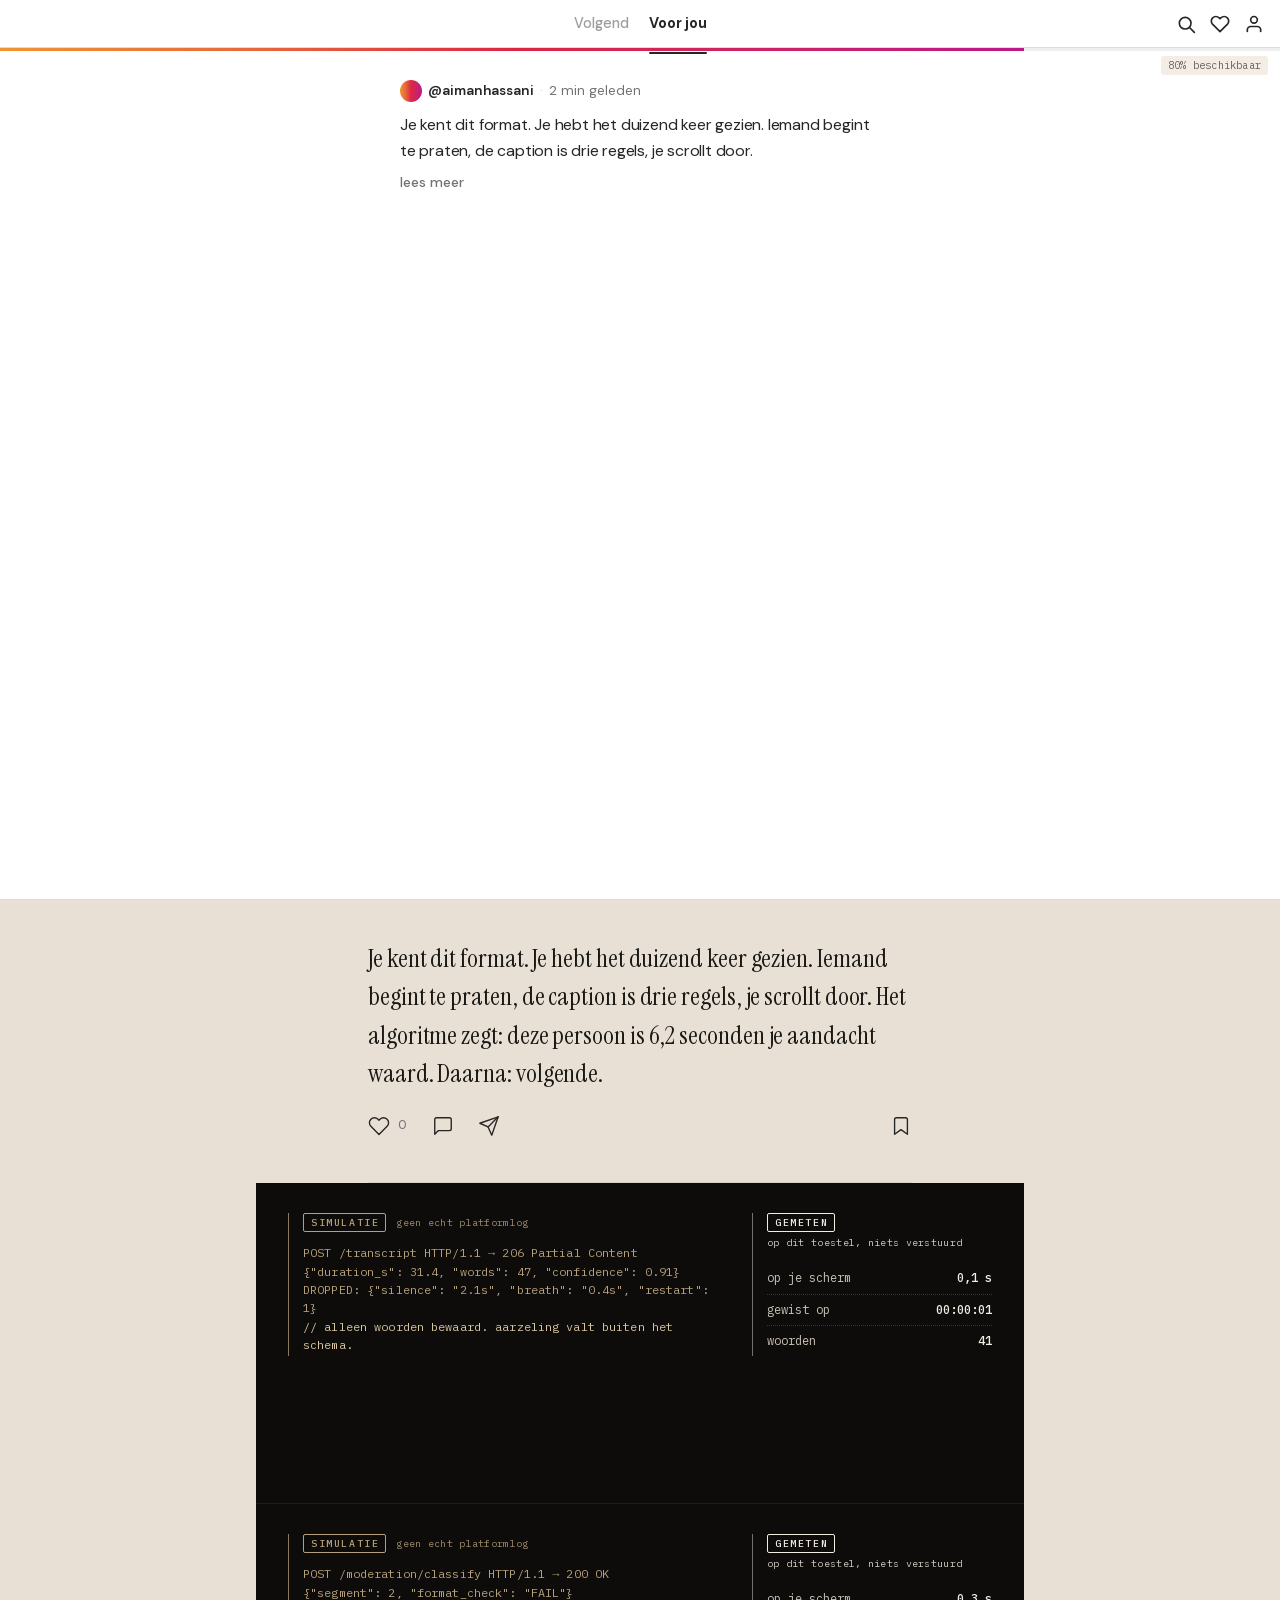
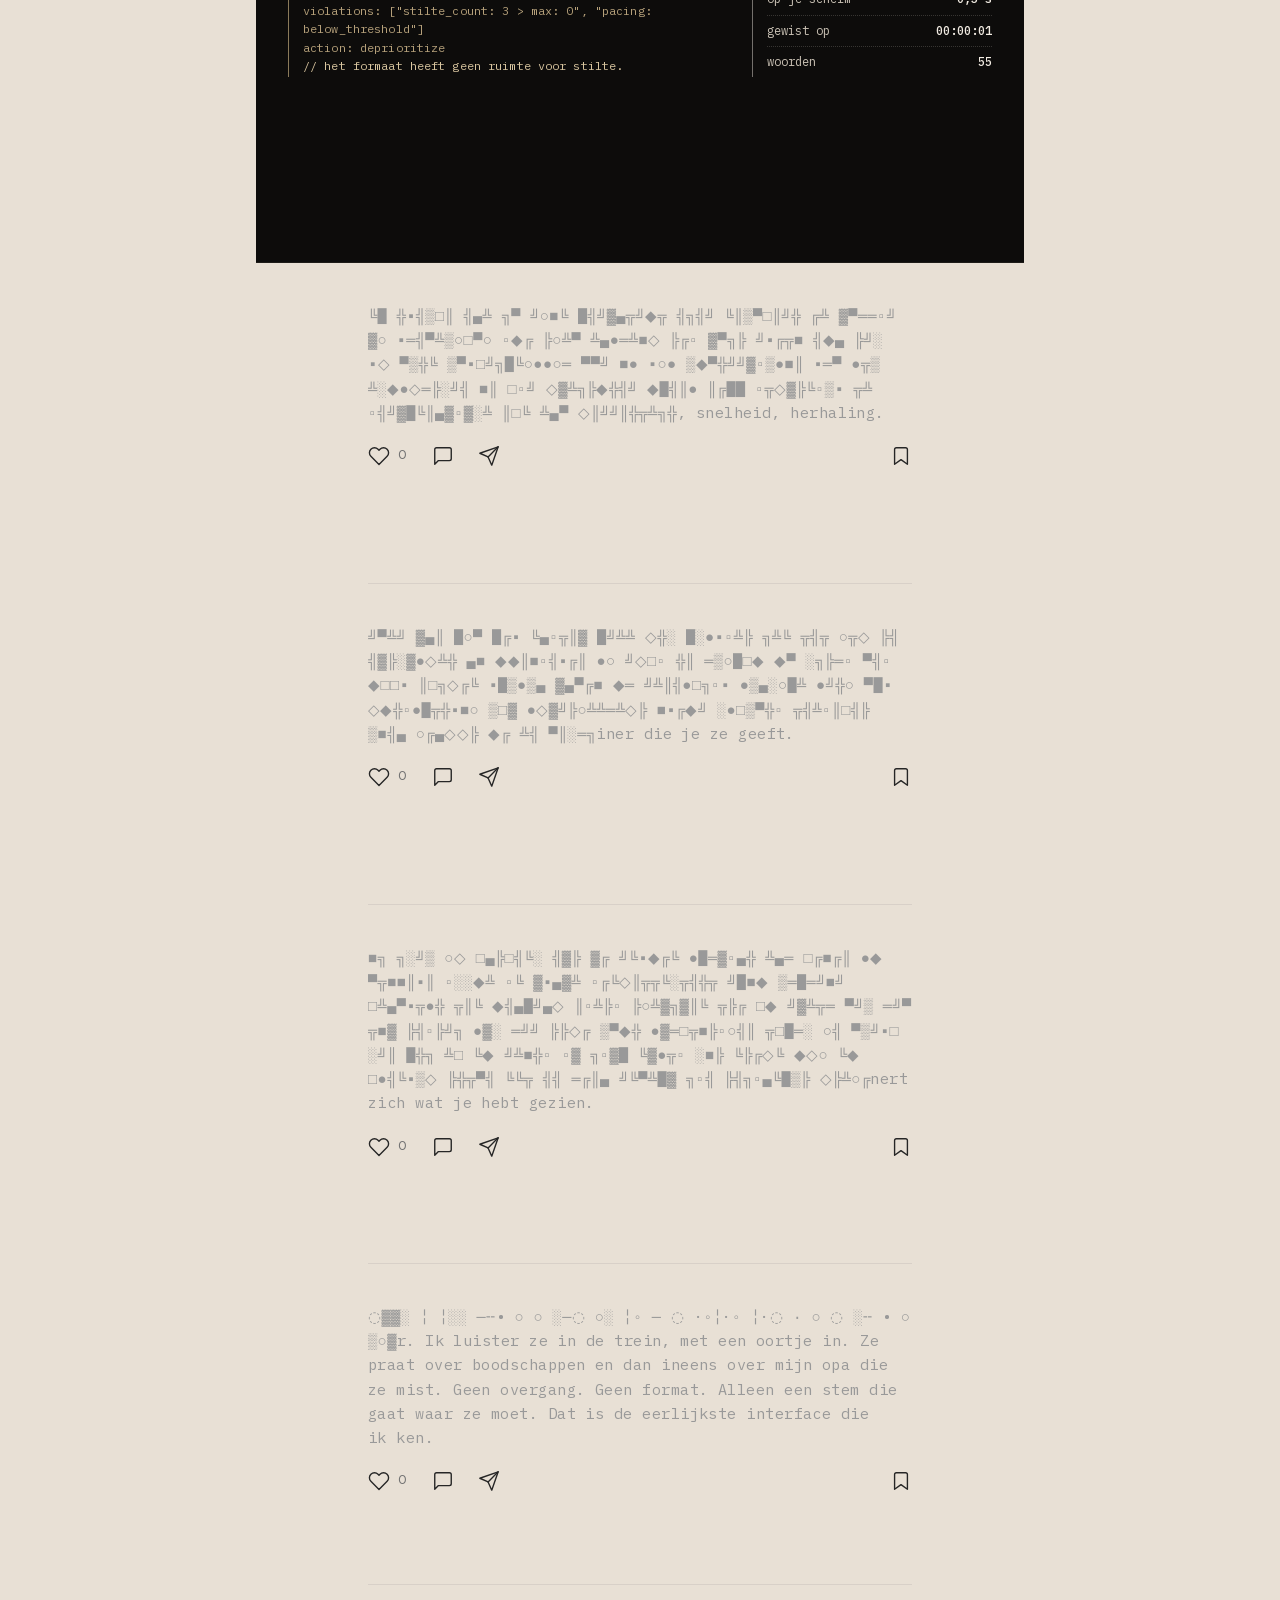
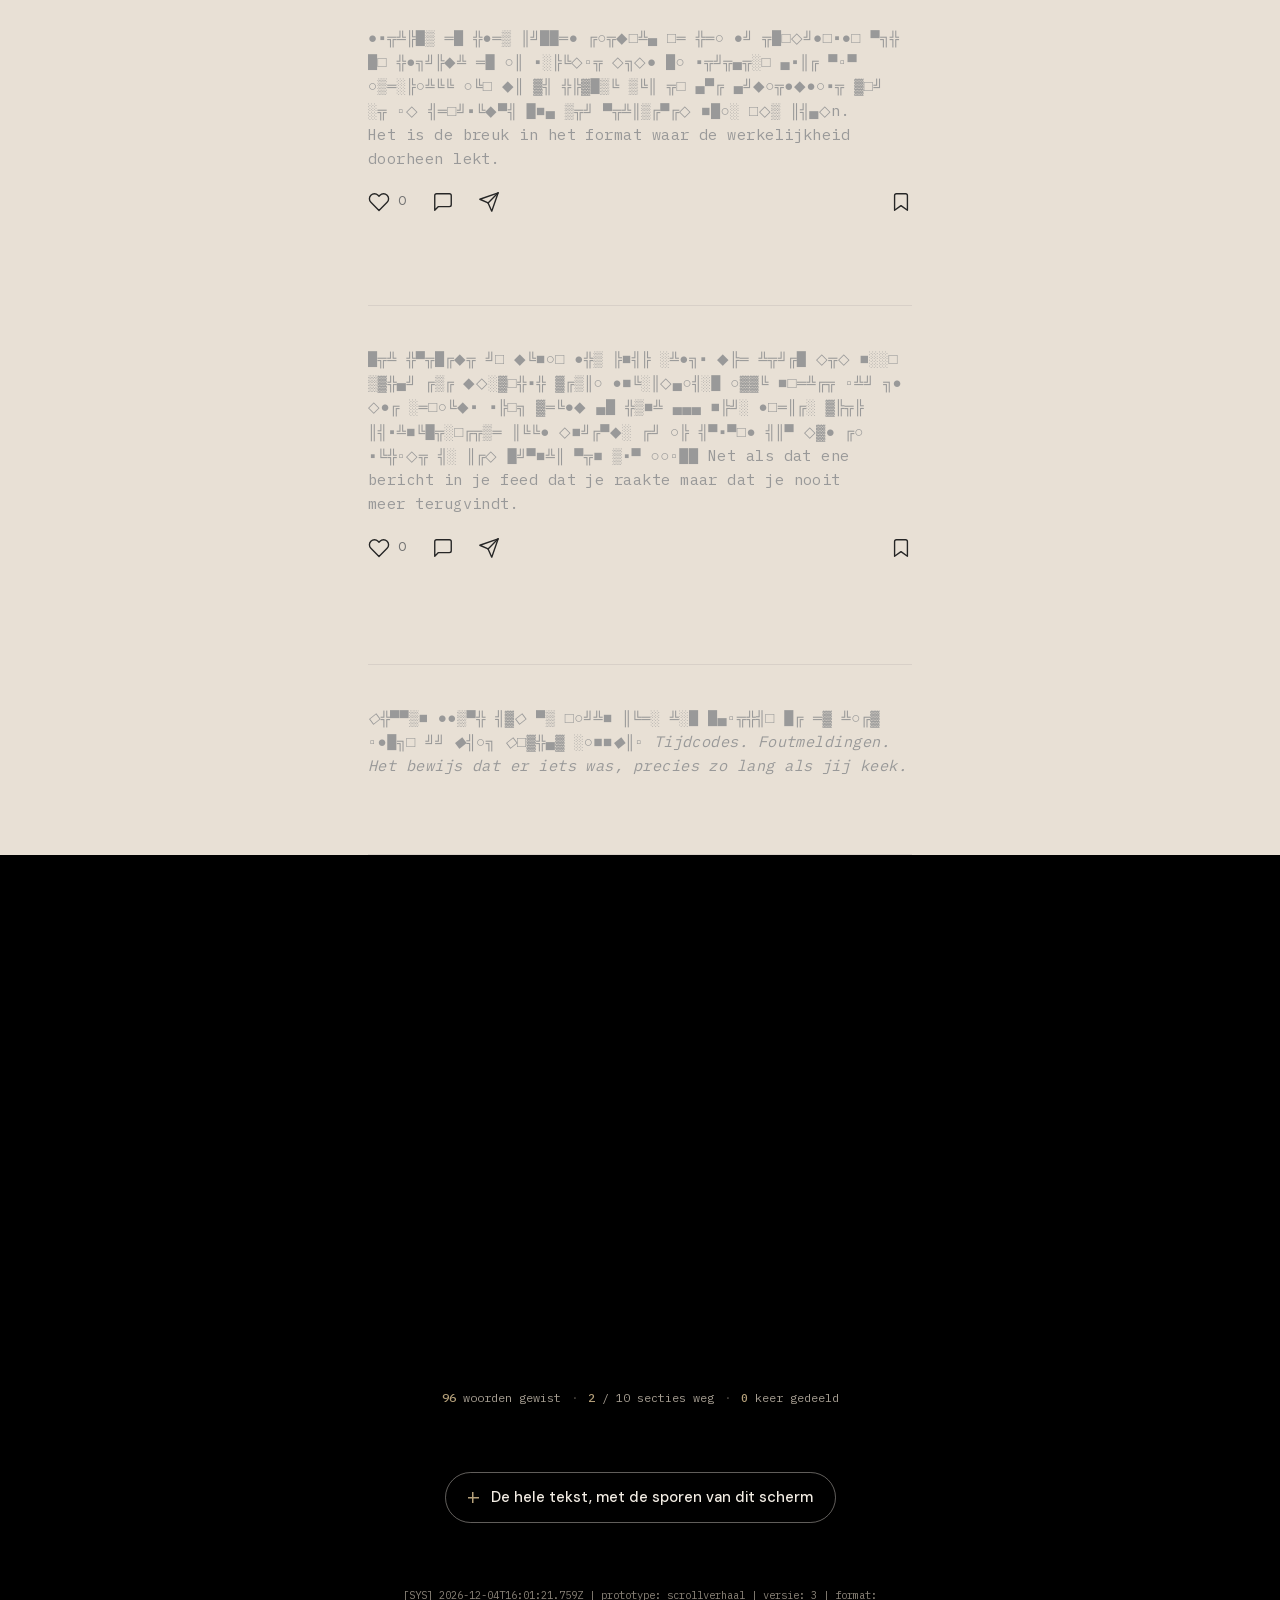
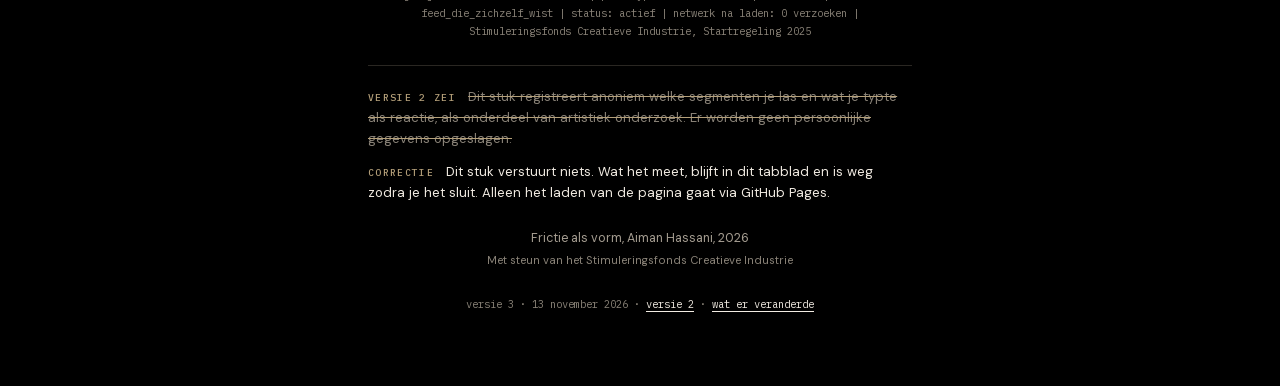
<file: index.html>
<!DOCTYPE html>
<!-- Hoofdpagina: v3. Gemaakt met _tools/make_root.py uit v3/index.html; stijl, script en lettertypes komen uit v3/. -->
<html lang="nl">
<head>
  <meta charset="UTF-8">
  <meta name="viewport" content="width=device-width, initial-scale=1, viewport-fit=cover">
  <meta name="color-scheme" content="light">
  <meta name="theme-color" content="#ffffff">
  <title>Frictie als Vorm</title>
  <!-- Geen favicon-verzoek: ook dat zou het netwerk op gaan. -->
  <link rel="icon" href="data:,">
  <!-- Lettertypes staan naast deze pagina. Geen Google Fonts: ook Google ziet de lezer niet.
       Alles wordt vooraf geladen, zodat na het laden niets meer over het netwerk gaat. -->
  <link rel="preload" href="v3/fonts/instrumentserif-400-latin.woff2" as="font" type="font/woff2" crossorigin>
  <link rel="preload" href="v3/fonts/instrumentserif-italic-latin.woff2" as="font" type="font/woff2" crossorigin>
  <link rel="preload" href="v3/fonts/dmsans-latin-var.woff2" as="font" type="font/woff2" crossorigin>
  <link rel="preload" href="v3/fonts/plexmono-400-latin.woff2" as="font" type="font/woff2" crossorigin>
  <link rel="preload" href="v3/fonts/plexmono-500-latin.woff2" as="font" type="font/woff2" crossorigin>
  <link rel="stylesheet" href="v3/style.css">
</head>
<body>

  <!-- Voor schermlezers en toetsenbord: de hele tekst, zonder wissen. Onzichtbaar tot je met Tab op
       deze link komt. Wie scrolt, wordt naar beneden gedwongen en vindt de hele tekst na het einde. -->
  <a class="skip-link" id="routeLink" href="#archief">Naar de hele tekst</a>

  <svg class="sprite" aria-hidden="true" focusable="false">
    <symbol id="i-heart" viewBox="0 0 24 24"><path d="M20.84 4.61a5.5 5.5 0 0 0-7.78 0L12 5.67l-1.06-1.06a5.5 5.5 0 0 0-7.78 7.78l1.06 1.06L12 21.23l7.78-7.78 1.06-1.06a5.5 5.5 0 0 0 0-7.78z"/></symbol>
    <symbol id="i-comment" viewBox="0 0 24 24"><path d="M21 15a2 2 0 0 1-2 2H7l-4 4V5a2 2 0 0 1 2-2h14a2 2 0 0 1 2 2z"/></symbol>
    <symbol id="i-share" viewBox="0 0 24 24"><line x1="22" y1="2" x2="11" y2="13"/><polygon points="22 2 15 22 11 13 2 9 22 2"/></symbol>
    <symbol id="i-save" viewBox="0 0 24 24"><path d="M19 21l-7-5-7 5V5a2 2 0 0 1 2-2h10a2 2 0 0 1 2 2z"/></symbol>
    <symbol id="i-search" viewBox="0 0 24 24"><circle cx="11" cy="11" r="7"/><line x1="16.5" y1="16.5" x2="22" y2="22"/></symbol>
    <symbol id="i-user" viewBox="0 0 24 24"><path d="M20 21v-2a4 4 0 0 0-4-4H8a4 4 0 0 0-4 4v2"/><circle cx="12" cy="7" r="4"/></symbol>
    <symbol id="i-chevron" viewBox="0 0 24 24"><polyline points="6 9 12 15 18 9"/></symbol>
  </svg>

  <!-- Platformchroom. Het blijft ongerept en doet niets: daarom is het voor schermlezers
       en toetsenbord verborgen. Alleen wat jij las loopt gevaar. -->
  <div class="platform-nav" aria-hidden="true">
    <div class="nav-left"></div>
    <div class="nav-center">
      <span class="nav-tab" id="tabVolgend">Volgend</span>
      <span class="nav-tab nav-tab-active">Voor jou</span>
    </div>
    <div class="nav-right">
      <span class="nav-btn"><svg width="20" height="20" viewBox="0 0 24 24" fill="none" stroke="currentColor" stroke-width="2" stroke-linecap="round" stroke-linejoin="round"><use href="#i-search"/></svg></span>
      <span class="nav-btn"><svg width="20" height="20" viewBox="0 0 24 24" fill="none" stroke="currentColor" stroke-width="2" stroke-linecap="round" stroke-linejoin="round"><use href="#i-heart"/></svg></span>
      <span class="nav-btn"><svg width="20" height="20" viewBox="0 0 24 24" fill="none" stroke="currentColor" stroke-width="2" stroke-linecap="round" stroke-linejoin="round"><use href="#i-user"/></svg></span>
    </div>
  </div>

  <!-- Voortgang die achteruit gaat -->
  <div class="progress" aria-hidden="true">
    <div class="progress-track"><div class="progress-bar" id="progressBar"></div></div>
    <span class="progress-label" id="progressLabel">100% beschikbaar</span>
  </div>

  <!-- Meldingen voor schermlezers: welke alinea net gewist is -->
  <div class="sr-only" id="announcer" role="status" aria-live="polite"></div>

  <header class="intro">
    <div class="intro-inner">
      <p class="intro-meta">
        <span class="intro-avatar" aria-hidden="true"></span>
        <span class="intro-author">@aimanhassani</span>
        <span class="intro-dot" aria-hidden="true">·</span>
        <span class="intro-time">2 min geleden</span>
      </p>
      <p class="intro-caption" id="caption" tabindex="-1">Je kent dit format. Je hebt het duizend keer gezien. Iemand begint te praten, de caption is drie regels, je scrollt door.<span id="captionRest" hidden> Het algoritme zegt: deze persoon is 6,2 seconden je aandacht waard. Daarna: volgende.</span></p>
      <p class="intro-more"><button type="button" class="intro-more-link" id="moreBtn" aria-expanded="false" aria-controls="captionRest">lees meer</button></p>
    </div>
    <div class="scroll-indicator" id="scrollIndicator" aria-hidden="true">
      <svg width="26" height="26" viewBox="0 0 24 24" fill="none" stroke="currentColor" stroke-width="1.5" stroke-linecap="round" stroke-linejoin="round"><use href="#i-chevron"/></svg>
    </div>
  </header>

  <main id="main">
    <article class="feed" id="story" aria-label="Frictie als Vorm, scrollverhaal">

      <section class="segment" data-segment="0">
        <div class="segment-content">
          <p>Je kent dit format. Je hebt het duizend keer gezien. Iemand begint te praten, de caption is drie regels, je scrollt door. Het algoritme zegt: deze persoon is 6,2 seconden je aandacht waard. Daarna: volgende.</p>
        </div>
        <div class="segment-ghost" hidden></div>
      </section>

      <section class="segment" data-segment="1">
        <div class="segment-content">
          <p>Stel je voor: je stuurt een spraakbericht. Je hapert, je zucht, je begint opnieuw. Maar de app transcribeert alleen de woorden. De aarzeling verdwijnt. De stilte wordt witruimte. Wat overblijft is een samenvatting van wat je voelde, niet wat je voelde.</p>
        </div>
        <div class="segment-ghost" hidden></div>
      </section>

      <section class="segment" data-segment="2">
        <div class="segment-content">
          <p>Ik maakte een film over jongens bij Rotterdam Centraal. Het format was: 50 minuten drama, lineair, NTR. Maar het verhaal was niet lineair. Het had gaten. Stiltes waar niemand iets zei omdat er niks te zeggen viel. Die stiltes pasten niet in het format. Het format wilde conflict, opbouw, catharsis. Het verhaal wilde gewoon ademruimte.</p>
        </div>
        <div class="segment-ghost" hidden></div>
      </section>

      <section class="segment" data-segment="3">
        <div class="segment-content">
          <p>Op TikTok heb je drie seconden. Drie seconden om iemand te overtuigen dat jouw verhaal hun duim waard is. Dat is geen storytelling. Dat is een sollicitatie bij een algoritme. En het algoritme heeft geen interesse in complexiteit. Het wil herkenning, snelheid, herhaling.</p>
        </div>
        <div class="segment-ghost" hidden></div>
      </section>

      <section class="segment" data-segment="4">
        <div class="segment-content">
          <p>Maar wat als het format zelf het verhaal is? Wat als de hapering, de weigering om glad te laden, de tekst die niet blijft staan, juist de betekenis draagt? Niet als kunstgreep. Als eerlijkheid. Omdat sommige verhalen niet passen in de container die je ze geeft.</p>
        </div>
        <div class="segment-ghost" hidden></div>
      </section>

      <section class="segment" data-segment="5">
        <div class="segment-content">
          <p>Je hebt nu gemerkt dat de vorige stukken weg zijn. Je scrollt terug en vindt foutmeldingen waar woorden stonden. Het systeem heeft besloten dat je klaar was met die tekst. Jij had daar geen zeggenschap over. Zo werkt het ook in je feed. Je ziet iets, het raakt je, je scrollt door, het is weg. Alleen het algoritme herinnert zich wat je hebt gezien.</p>
        </div>
        <div class="segment-ghost" hidden></div>
      </section>

      <section class="segment" data-segment="6">
        <div class="segment-content">
          <p>Mijn moeder stuurt me voice-notes in het Arabisch. Soms twintig achter elkaar. Ik luister ze in de trein, met een oortje in. Ze praat over boodschappen en dan ineens over mijn opa die ze mist. Geen overgang. Geen format. Alleen een stem die gaat waar ze moet. Dat is de eerlijkste interface die ik ken.</p>
        </div>
        <div class="segment-ghost" hidden></div>
      </section>

      <section class="segment" data-segment="7">
        <div class="segment-content">
          <p>Frictie is geen stijl. Frictie is wat er overblijft als je weigert om je verhaal glad te strijken voor het platform. Het is de stilte die de app wegfiltert. Het is de aarzeling die het algoritme niet kan meten. Het is de breuk in het format waar de werkelijkheid doorheen lekt.</p>
        </div>
        <div class="segment-ghost" hidden></div>
      </section>

      <section class="segment" data-segment="8">
        <div class="segment-content">
          <p>Dit verhaal is bijna op. Niet omdat het klaar is, maar omdat het zichzelf heeft opgebruikt. Elke alinea die je las bestaat niet meer. Je kunt het niet delen, niet screenshotten, niet bewaren in je saves. Het was er alleen in het moment dat jij keek. Net als dat ene bericht in je feed dat je raakte maar dat je nooit meer terugvindt.</p>
        </div>
        <div class="segment-ghost" hidden></div>
      </section>

      <!-- Laatste alinea: geen knoppen. Het systeem heeft geen eigen taal meer. -->
      <section class="segment segment-final" data-segment="9">
        <div class="segment-content">
          <p>Scroll terug als je wilt. Maar het verhaal is er niet meer. Er zijn alleen sporen. Tijdcodes. Foutmeldingen. Het bewijs dat er iets was, precies zo lang als jij keek.</p>
        </div>
        <div class="segment-ghost" hidden></div>
      </section>

    </article>

    <!-- Na de feed. Altijd minstens een scherm hoog, zodat ook de laatste alinea dezelfde
         regel volgt als de rest: het einde klopt op elk scherm. -->
    <div class="after" id="after">

      <section class="endcard" aria-labelledby="endTitle">
        <h2 class="sr-only" id="endTitle">Einde van de feed</h2>
        <p class="farewell" id="farewell" aria-hidden="true"></p>
        <p class="farewell-correction" id="farewellCorrection" aria-hidden="true"></p>
        <p class="footer-stats">
          <span class="stat"><span class="stat-num" id="wordsLost">0</span> woorden gewist</span>
          <span class="stat-sep" aria-hidden="true">·</span>
          <span class="stat"><span class="stat-num" id="segmentsGone">0</span> / 10 secties weg</span>
          <span class="stat-sep" aria-hidden="true">·</span>
          <span class="stat"><span class="stat-num">0</span> keer gedeeld</span>
        </p>
      </section>

      <section class="archive" id="archief" aria-labelledby="archiefTitel">
        <details class="archive-box" id="archiveBox">
          <summary id="archiefTitel">De hele tekst, met de sporen van dit scherm</summary>
          <div class="archive-body">
            <p class="archive-rule">regel: een alinea die op je scherm heeft gestaan, vervaagt zodra je verder scrolt en de onderkant ervan de helft van je scherm passeert, en wordt gewist zodra die het bovenste derde bereikt. wat je overslaat, blijft staan. voor iedereen hetzelfde, op elk scherm. tijdcodes tellen vanaf het openen van deze pagina.</p>
            <ol class="archive-list" id="archiveList" role="list"></ol>
            <dl class="manifest" id="manifest">
              <div>
                <dt>bewaard</dt>
                <dd>alleen in dit tabblad: per alinea de tijd op je scherm, het moment van wissen en het aantal woorden. weg zodra je het tabblad sluit.</dd>
              </div>
              <div>
                <dt>niet bewaard</dt>
                <dd>wat je typte (alleen het aantal tekens), wie je bent, of je echt las.</dd>
              </div>
              <div>
                <dt>verstuurd</dt>
                <dd id="manifestNet">niets door dit stuk.</dd>
              </div>
            </dl>
          </div>
        </details>
      </section>

      <footer class="colophon">
        <p class="footer-system" id="footerSystem"></p>
        <div class="correction">
          <p class="was"><span class="tag">versie 2 zei</span> <del>Dit stuk registreert anoniem welke segmenten je las en wat je typte als reactie, als onderdeel van artistiek onderzoek. Er worden geen persoonlijke gegevens opgeslagen.</del></p>
          <p class="is"><span class="tag">correctie</span> Dit stuk verstuurt niets. Wat het meet, blijft in dit tabblad en is weg zodra je het sluit. Alleen het laden van de pagina gaat via GitHub Pages.</p>
        </div>
        <p class="credit">Frictie als vorm, Aiman Hassani, 2026<br>
        <span class="credit-sub">Met steun van het Stimuleringsfonds Creatieve Industrie</span></p>
        <p class="versions">versie 3 · 13 november 2026 · <a href="v2/">versie 2</a> · <a href="CHANGELOG.html">wat er veranderde</a></p>
      </footer>

    </div>
  </main>

  <!-- Knoppen onder elke alinea, behalve de laatste -->
  <template id="tplUI">
    <div class="segment-ui">
      <button type="button" class="ui-heart" aria-label="Vind ik leuk" aria-pressed="false"><svg width="22" height="22" viewBox="0 0 24 24" fill="none" stroke="currentColor" stroke-width="1.5" stroke-linecap="round" stroke-linejoin="round" aria-hidden="true" focusable="false"><use href="#i-heart"/></svg><span class="heart-count">0</span></button>
      <button type="button" class="ui-comment" aria-label="Reageren" aria-expanded="false"><svg width="22" height="22" viewBox="0 0 24 24" fill="none" stroke="currentColor" stroke-width="1.5" stroke-linecap="round" stroke-linejoin="round" aria-hidden="true" focusable="false"><use href="#i-comment"/></svg></button>
      <button type="button" class="ui-share" aria-label="Delen"><svg width="22" height="22" viewBox="0 0 24 24" fill="none" stroke="currentColor" stroke-width="1.5" stroke-linecap="round" stroke-linejoin="round" aria-hidden="true" focusable="false"><use href="#i-share"/></svg><span class="ui-err">niet deelbaar</span></button>
      <button type="button" class="ui-save" aria-label="Opslaan"><svg width="22" height="22" viewBox="0 0 24 24" fill="none" stroke="currentColor" stroke-width="1.5" stroke-linecap="round" stroke-linejoin="round" aria-hidden="true" focusable="false"><use href="#i-save"/></svg><span class="ui-err">niet op te slaan</span></button>
    </div>
  </template>

  <script src="v3/script.js"></script>
</body>
</html>
</file>
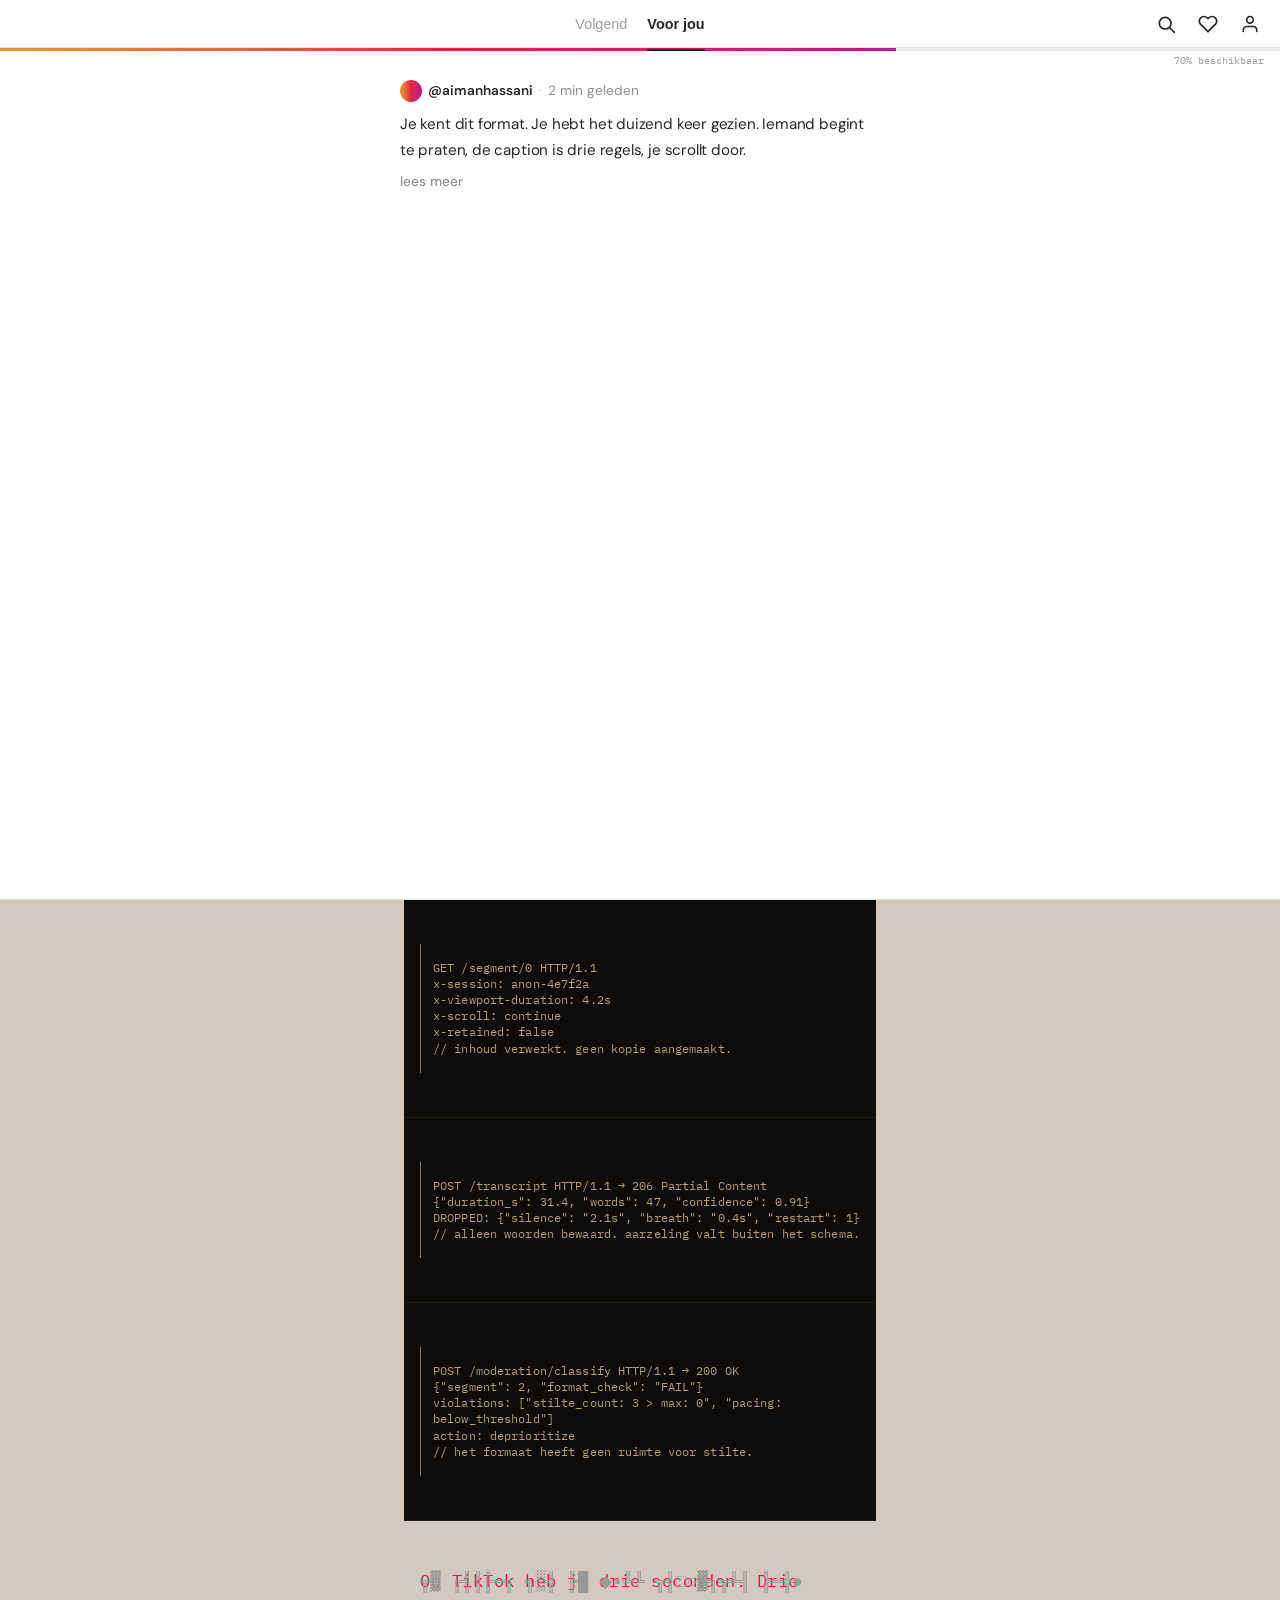
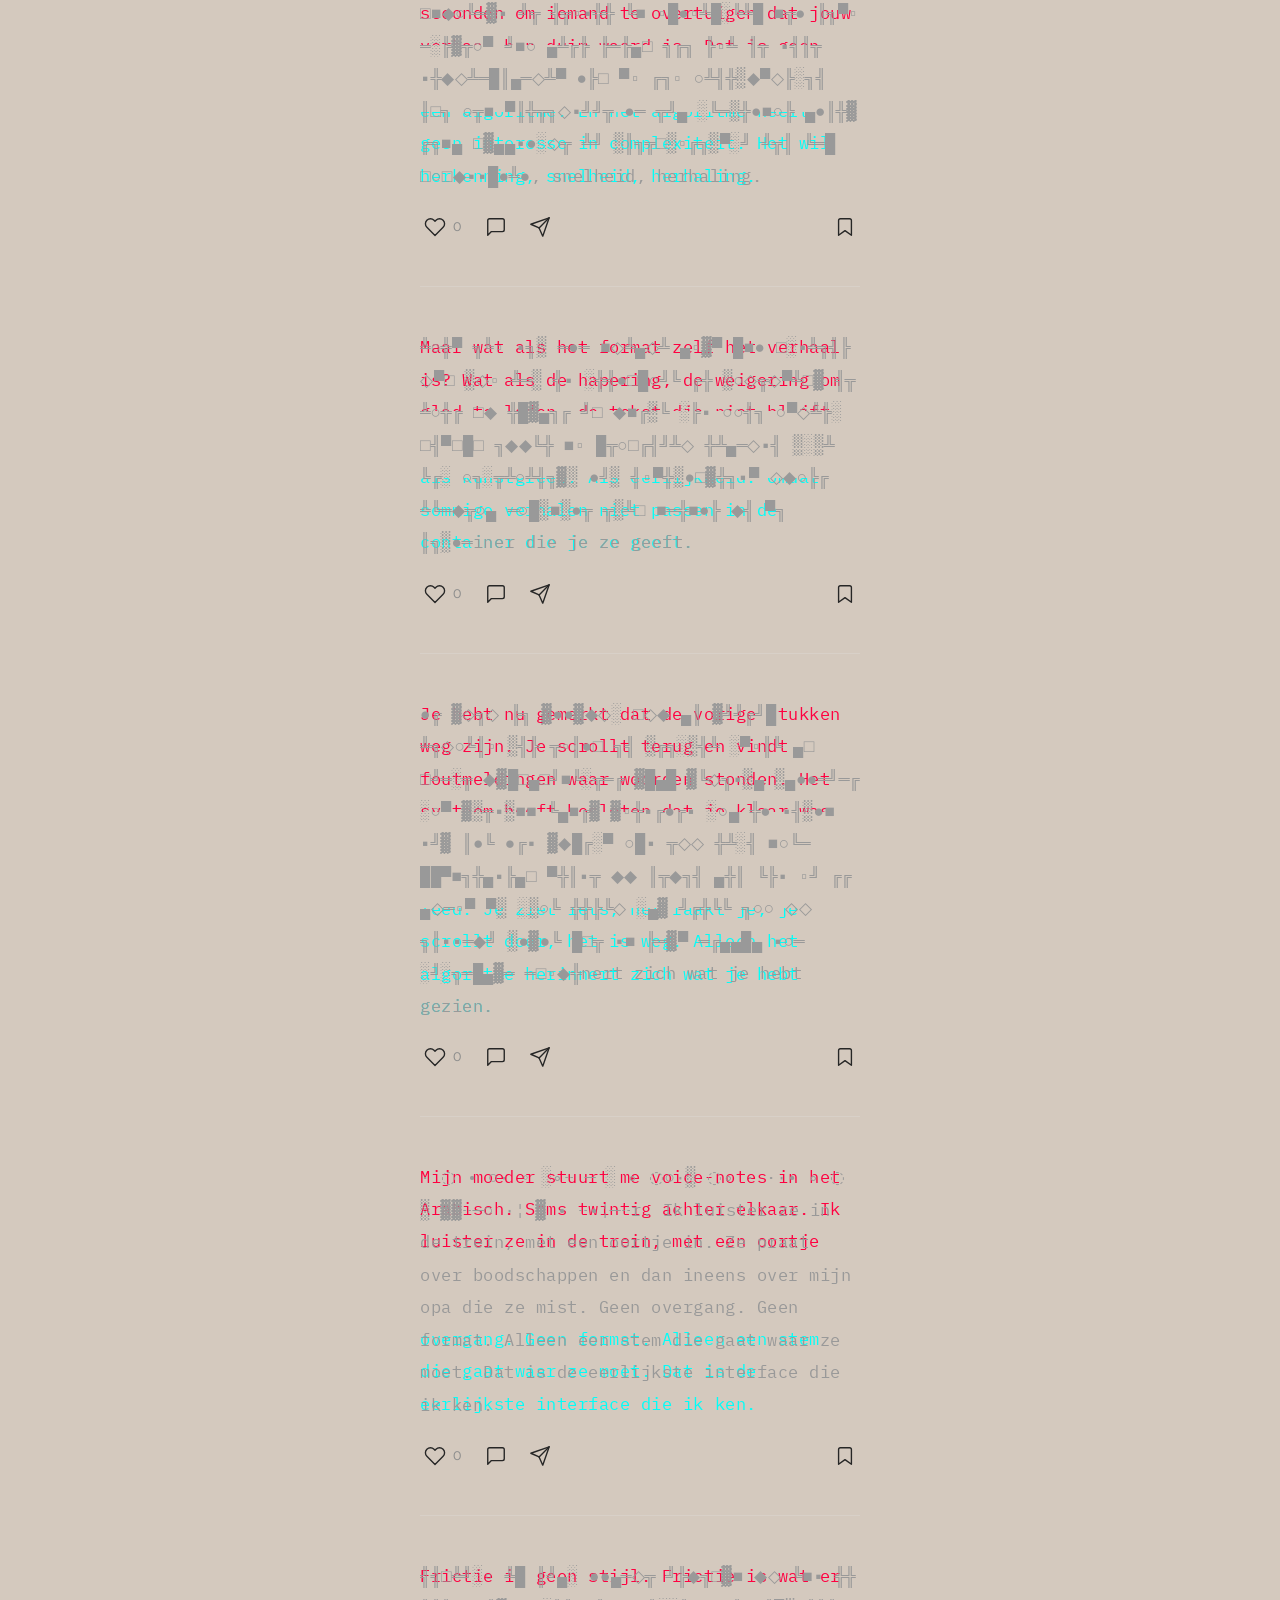
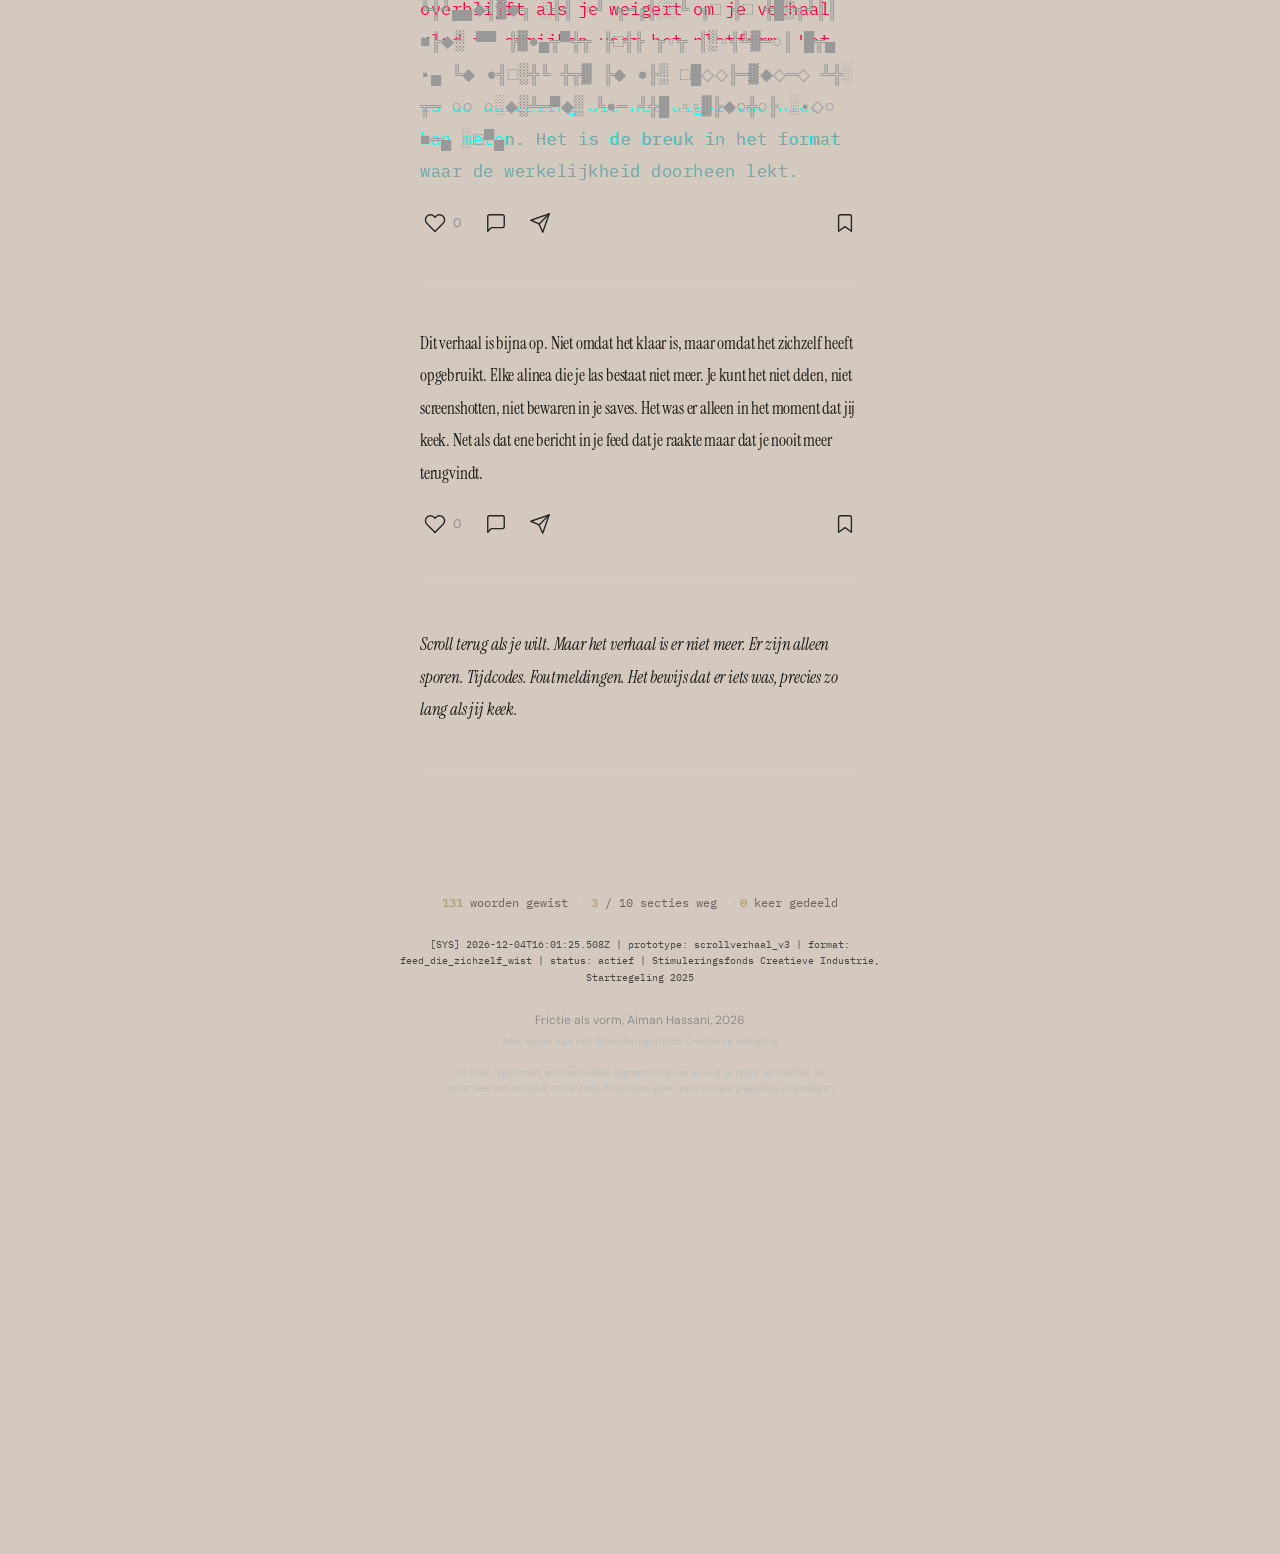
<file: v2/index.html>
<!DOCTYPE html>
<html lang="nl">
<head>
  <meta charset="UTF-8">
  <meta name="viewport" content="width=device-width, initial-scale=1.0">
  <title>Frictie als vorm — Scrollverhaal</title>
  <!-- DM Sans: humanist, slightly warm — reads as "written by a person"
       IBM Plex Mono: institutional machine output, not hacker movie prop -->
  <link rel="preconnect" href="https://fonts.googleapis.com">
  <link rel="preconnect" href="https://fonts.gstatic.com" crossorigin>
  <link href="https://fonts.googleapis.com/css2?family=DM+Sans:ital,opsz,wght@0,9..40,400;0,9..40,500;0,9..40,600;1,9..40,400&family=IBM+Plex+Mono:wght@400;500&family=Instrument+Serif:ital@0;1&display=swap" rel="stylesheet">
  <link rel="stylesheet" href="glitch.css">
  <link rel="stylesheet" href="style.css">
</head>
<body>

  <!-- Platform nav: Volgend | Voor jou tabs + SVG icons
       The chrome stays pristine. Only what you said is at risk. -->
  <nav class="platform-nav">
    <div class="nav-left">
      <!-- wordmark only, no icon -->
    </div>

    <div class="nav-center">
      <button class="nav-tab" id="tabVolgend">Volgend</button>
      <button class="nav-tab nav-tab-active" id="tabVoorJou">Voor jou</button>
    </div>

    <div class="nav-right">
      <button class="nav-btn" aria-label="Zoeken">
        <svg width="20" height="20" viewBox="0 0 24 24" fill="none"
             stroke="currentColor" stroke-width="2"
             stroke-linecap="round" stroke-linejoin="round">
          <circle cx="11" cy="11" r="7"/>
          <line x1="16.5" y1="16.5" x2="22" y2="22"/>
        </svg>
      </button>
      <button class="nav-btn" aria-label="Notificaties">
        <svg width="20" height="20" viewBox="0 0 24 24" fill="none"
             stroke="currentColor" stroke-width="2"
             stroke-linecap="round" stroke-linejoin="round">
          <path d="M20.84 4.61a5.5 5.5 0 0 0-7.78 0L12 5.67l-1.06-1.06a5.5 5.5 0 0 0-7.78 7.78l1.06 1.06L12 21.23l7.78-7.78 1.06-1.06a5.5 5.5 0 0 0 0-7.78z"/>
        </svg>
      </button>
      <button class="nav-btn" aria-label="Profiel">
        <svg width="20" height="20" viewBox="0 0 24 24" fill="none"
             stroke="currentColor" stroke-width="2"
             stroke-linecap="round" stroke-linejoin="round">
          <path d="M20 21v-2a4 4 0 0 0-4-4H8a4 4 0 0 0-4 4v2"/>
          <circle cx="12" cy="7" r="4"/>
        </svg>
      </button>
    </div>
  </nav>

  <!-- Progress bar die achteruit gaat -->
  <div class="progress-container">
    <div class="progress-bar" id="progressBar"></div>
    <span class="progress-label" id="progressLabel">100% beschikbaar</span>
  </div>

  <header class="intro">
    <div class="intro-inner">
      <!-- No meta-commentary title. The first screen looks like a real post.
           The dissolution should be a shock, not a fulfilled expectation. -->
      <p class="intro-meta">
        <span class="intro-avatar" aria-hidden="true"></span>
        <span class="intro-author">@aimanhassani</span>
        <span class="intro-dot">·</span>
        <span class="intro-time">2 min geleden</span>
      </p>
      <p class="intro-caption">Je kent dit format. Je hebt het duizend keer gezien. Iemand begint te praten, de caption is drie regels, je scrollt door.</p>
      <!-- "lees meer" is non-functional — like Instagram's caption expand.
           It exists only to sell the platform mimicry. Scroll to continue. -->
      <p class="intro-more"><span class="intro-more-link">lees meer</span></p>
    </div>
    <!-- SVG chevron, not Unicode arrow — Instagram doesn't have scroll indicators
         but we keep a subtle one for affordance; it hides on first scroll -->
    <div class="scroll-indicator" id="scrollIndicator">
      <svg width="26" height="26" viewBox="0 0 24 24" fill="none"
           stroke="currentColor" stroke-width="1.5"
           stroke-linecap="round" stroke-linejoin="round">
        <polyline points="6 9 12 15 18 9"/>
      </svg>
    </div>
  </header>

  <main id="story">

    <section class="segment" data-segment="0">
      <div class="segment-content">
        <p>Je kent dit format. Je hebt het duizend keer gezien. Iemand begint te praten, de caption is drie regels, je scrollt door. Het algoritme zegt: deze persoon is 6,2 seconden je aandacht waard. Daarna: volgende.</p>
      </div>
      <div class="segment-ghost" aria-hidden="true"></div>
      <div class="segment-ui">
        <button class="ui-heart" aria-label="Vind ik leuk">
          <svg width="22" height="22" viewBox="0 0 24 24" fill="none" stroke="currentColor" stroke-width="1.5" stroke-linecap="round" stroke-linejoin="round" aria-hidden="true"><path d="M20.84 4.61a5.5 5.5 0 0 0-7.78 0L12 5.67l-1.06-1.06a5.5 5.5 0 0 0-7.78 7.78l1.06 1.06L12 21.23l7.78-7.78 1.06-1.06a5.5 5.5 0 0 0 0-7.78z"/></svg>
          <span class="heart-count">0</span>
        </button>
        <button class="ui-comment" aria-label="Reageren">
          <svg width="22" height="22" viewBox="0 0 24 24" fill="none" stroke="currentColor" stroke-width="1.5" stroke-linecap="round" stroke-linejoin="round" aria-hidden="true"><path d="M21 15a2 2 0 0 1-2 2H7l-4 4V5a2 2 0 0 1 2-2h14a2 2 0 0 1 2 2z"/></svg>
          <span class="ui-err">uitgeschakeld</span>
        </button>
        <button class="ui-share" aria-label="Delen">
          <svg width="22" height="22" viewBox="0 0 24 24" fill="none" stroke="currentColor" stroke-width="1.5" stroke-linecap="round" stroke-linejoin="round" aria-hidden="true"><line x1="22" y1="2" x2="11" y2="13"/><polygon points="22 2 15 22 11 13 2 9 22 2"/></svg>
          <span class="ui-err">niet deelbaar</span>
        </button>
        <button class="ui-save" aria-label="Opslaan">
          <svg width="22" height="22" viewBox="0 0 24 24" fill="none" stroke="currentColor" stroke-width="1.5" stroke-linecap="round" stroke-linejoin="round" aria-hidden="true"><path d="M19 21l-7-5-7 5V5a2 2 0 0 1 2-2h10a2 2 0 0 1 2 2z"/></svg>
          <span class="ui-err">niet op te slaan</span>
        </button>
      </div>
    </section>

    <section class="segment" data-segment="1">
      <div class="segment-content">
        <p>Stel je voor: je stuurt een spraakbericht. Je hapert, je zucht, je begint opnieuw. Maar de app transcribeert alleen de woorden. De aarzeling verdwijnt. De stilte wordt witruimte. Wat overblijft is een samenvatting van wat je voelde, niet wat je voelde.</p>
      </div>
      <div class="segment-ghost" aria-hidden="true"></div>
      <div class="segment-ui">
        <button class="ui-heart" aria-label="Vind ik leuk">
          <svg width="22" height="22" viewBox="0 0 24 24" fill="none" stroke="currentColor" stroke-width="1.5" stroke-linecap="round" stroke-linejoin="round" aria-hidden="true"><path d="M20.84 4.61a5.5 5.5 0 0 0-7.78 0L12 5.67l-1.06-1.06a5.5 5.5 0 0 0-7.78 7.78l1.06 1.06L12 21.23l7.78-7.78 1.06-1.06a5.5 5.5 0 0 0 0-7.78z"/></svg>
          <span class="heart-count">0</span>
        </button>
        <button class="ui-comment" aria-label="Reageren">
          <svg width="22" height="22" viewBox="0 0 24 24" fill="none" stroke="currentColor" stroke-width="1.5" stroke-linecap="round" stroke-linejoin="round" aria-hidden="true"><path d="M21 15a2 2 0 0 1-2 2H7l-4 4V5a2 2 0 0 1 2-2h14a2 2 0 0 1 2 2z"/></svg>
          <span class="ui-err">uitgeschakeld</span>
        </button>
        <button class="ui-share" aria-label="Delen">
          <svg width="22" height="22" viewBox="0 0 24 24" fill="none" stroke="currentColor" stroke-width="1.5" stroke-linecap="round" stroke-linejoin="round" aria-hidden="true"><line x1="22" y1="2" x2="11" y2="13"/><polygon points="22 2 15 22 11 13 2 9 22 2"/></svg>
          <span class="ui-err">niet deelbaar</span>
        </button>
        <button class="ui-save" aria-label="Opslaan">
          <svg width="22" height="22" viewBox="0 0 24 24" fill="none" stroke="currentColor" stroke-width="1.5" stroke-linecap="round" stroke-linejoin="round" aria-hidden="true"><path d="M19 21l-7-5-7 5V5a2 2 0 0 1 2-2h10a2 2 0 0 1 2 2z"/></svg>
          <span class="ui-err">niet op te slaan</span>
        </button>
      </div>
    </section>

    <section class="segment" data-segment="2">
      <div class="segment-content">
        <p>Ik maakte een film over jongens bij Rotterdam Centraal. Het format was: 50 minuten drama, lineair, NTR. Maar het verhaal was niet lineair. Het had gaten. Stiltes waar niemand iets zei omdat er niks te zeggen viel. Die stiltes pasten niet in het format. Het format wilde conflict, opbouw, catharsis. Het verhaal wilde gewoon ademruimte.</p>
      </div>
      <div class="segment-ghost" aria-hidden="true"></div>
      <div class="segment-ui">
        <button class="ui-heart" aria-label="Vind ik leuk">
          <svg width="22" height="22" viewBox="0 0 24 24" fill="none" stroke="currentColor" stroke-width="1.5" stroke-linecap="round" stroke-linejoin="round" aria-hidden="true"><path d="M20.84 4.61a5.5 5.5 0 0 0-7.78 0L12 5.67l-1.06-1.06a5.5 5.5 0 0 0-7.78 7.78l1.06 1.06L12 21.23l7.78-7.78 1.06-1.06a5.5 5.5 0 0 0 0-7.78z"/></svg>
          <span class="heart-count">0</span>
        </button>
        <button class="ui-comment" aria-label="Reageren">
          <svg width="22" height="22" viewBox="0 0 24 24" fill="none" stroke="currentColor" stroke-width="1.5" stroke-linecap="round" stroke-linejoin="round" aria-hidden="true"><path d="M21 15a2 2 0 0 1-2 2H7l-4 4V5a2 2 0 0 1 2-2h14a2 2 0 0 1 2 2z"/></svg>
          <span class="ui-err">uitgeschakeld</span>
        </button>
        <button class="ui-share" aria-label="Delen">
          <svg width="22" height="22" viewBox="0 0 24 24" fill="none" stroke="currentColor" stroke-width="1.5" stroke-linecap="round" stroke-linejoin="round" aria-hidden="true"><line x1="22" y1="2" x2="11" y2="13"/><polygon points="22 2 15 22 11 13 2 9 22 2"/></svg>
          <span class="ui-err">niet deelbaar</span>
        </button>
        <button class="ui-save" aria-label="Opslaan">
          <svg width="22" height="22" viewBox="0 0 24 24" fill="none" stroke="currentColor" stroke-width="1.5" stroke-linecap="round" stroke-linejoin="round" aria-hidden="true"><path d="M19 21l-7-5-7 5V5a2 2 0 0 1 2-2h10a2 2 0 0 1 2 2z"/></svg>
          <span class="ui-err">niet op te slaan</span>
        </button>
      </div>
    </section>

    <section class="segment" data-segment="3">
      <div class="segment-content">
        <p>Op TikTok heb je drie seconden. Drie seconden om iemand te overtuigen dat jouw verhaal hun duim waard is. Dat is geen storytelling. Dat is een sollicitatie bij een algoritme. En het algoritme heeft geen interesse in complexiteit. Het wil herkenning, snelheid, herhaling.</p>
      </div>
      <div class="segment-ghost" aria-hidden="true"></div>
      <div class="segment-ui">
        <button class="ui-heart" aria-label="Vind ik leuk">
          <svg width="22" height="22" viewBox="0 0 24 24" fill="none" stroke="currentColor" stroke-width="1.5" stroke-linecap="round" stroke-linejoin="round" aria-hidden="true"><path d="M20.84 4.61a5.5 5.5 0 0 0-7.78 0L12 5.67l-1.06-1.06a5.5 5.5 0 0 0-7.78 7.78l1.06 1.06L12 21.23l7.78-7.78 1.06-1.06a5.5 5.5 0 0 0 0-7.78z"/></svg>
          <span class="heart-count">0</span>
        </button>
        <button class="ui-comment" aria-label="Reageren">
          <svg width="22" height="22" viewBox="0 0 24 24" fill="none" stroke="currentColor" stroke-width="1.5" stroke-linecap="round" stroke-linejoin="round" aria-hidden="true"><path d="M21 15a2 2 0 0 1-2 2H7l-4 4V5a2 2 0 0 1 2-2h14a2 2 0 0 1 2 2z"/></svg>
          <span class="ui-err">uitgeschakeld</span>
        </button>
        <button class="ui-share" aria-label="Delen">
          <svg width="22" height="22" viewBox="0 0 24 24" fill="none" stroke="currentColor" stroke-width="1.5" stroke-linecap="round" stroke-linejoin="round" aria-hidden="true"><line x1="22" y1="2" x2="11" y2="13"/><polygon points="22 2 15 22 11 13 2 9 22 2"/></svg>
          <span class="ui-err">niet deelbaar</span>
        </button>
        <button class="ui-save" aria-label="Opslaan">
          <svg width="22" height="22" viewBox="0 0 24 24" fill="none" stroke="currentColor" stroke-width="1.5" stroke-linecap="round" stroke-linejoin="round" aria-hidden="true"><path d="M19 21l-7-5-7 5V5a2 2 0 0 1 2-2h10a2 2 0 0 1 2 2z"/></svg>
          <span class="ui-err">niet op te slaan</span>
        </button>
      </div>
    </section>

    <section class="segment" data-segment="4">
      <div class="segment-content">
        <p>Maar wat als het format zelf het verhaal is? Wat als de hapering, de weigering om glad te laden, de tekst die niet blijft staan, juist de betekenis draagt? Niet als kunstgreep. Als eerlijkheid. Omdat sommige verhalen niet passen in de container die je ze geeft.</p>
      </div>
      <div class="segment-ghost" aria-hidden="true"></div>
      <div class="segment-ui">
        <button class="ui-heart" aria-label="Vind ik leuk">
          <svg width="22" height="22" viewBox="0 0 24 24" fill="none" stroke="currentColor" stroke-width="1.5" stroke-linecap="round" stroke-linejoin="round" aria-hidden="true"><path d="M20.84 4.61a5.5 5.5 0 0 0-7.78 0L12 5.67l-1.06-1.06a5.5 5.5 0 0 0-7.78 7.78l1.06 1.06L12 21.23l7.78-7.78 1.06-1.06a5.5 5.5 0 0 0 0-7.78z"/></svg>
          <span class="heart-count">0</span>
        </button>
        <button class="ui-comment" aria-label="Reageren">
          <svg width="22" height="22" viewBox="0 0 24 24" fill="none" stroke="currentColor" stroke-width="1.5" stroke-linecap="round" stroke-linejoin="round" aria-hidden="true"><path d="M21 15a2 2 0 0 1-2 2H7l-4 4V5a2 2 0 0 1 2-2h14a2 2 0 0 1 2 2z"/></svg>
          <span class="ui-err">uitgeschakeld</span>
        </button>
        <button class="ui-share" aria-label="Delen">
          <svg width="22" height="22" viewBox="0 0 24 24" fill="none" stroke="currentColor" stroke-width="1.5" stroke-linecap="round" stroke-linejoin="round" aria-hidden="true"><line x1="22" y1="2" x2="11" y2="13"/><polygon points="22 2 15 22 11 13 2 9 22 2"/></svg>
          <span class="ui-err">niet deelbaar</span>
        </button>
        <button class="ui-save" aria-label="Opslaan">
          <svg width="22" height="22" viewBox="0 0 24 24" fill="none" stroke="currentColor" stroke-width="1.5" stroke-linecap="round" stroke-linejoin="round" aria-hidden="true"><path d="M19 21l-7-5-7 5V5a2 2 0 0 1 2-2h10a2 2 0 0 1 2 2z"/></svg>
          <span class="ui-err">niet op te slaan</span>
        </button>
      </div>
    </section>

    <section class="segment" data-segment="5">
      <div class="segment-content">
        <p>Je hebt nu gemerkt dat de vorige stukken weg zijn. Je scrollt terug en vindt foutmeldingen waar woorden stonden. Het systeem heeft besloten dat je klaar was met die tekst. Jij had daar geen zeggenschap over. Zo werkt het ook in je feed. Je ziet iets, het raakt je, je scrollt door, het is weg. Alleen het algoritme herinnert zich wat je hebt gezien.</p>
      </div>
      <div class="segment-ghost" aria-hidden="true"></div>
      <div class="segment-ui">
        <button class="ui-heart" aria-label="Vind ik leuk">
          <svg width="22" height="22" viewBox="0 0 24 24" fill="none" stroke="currentColor" stroke-width="1.5" stroke-linecap="round" stroke-linejoin="round" aria-hidden="true"><path d="M20.84 4.61a5.5 5.5 0 0 0-7.78 0L12 5.67l-1.06-1.06a5.5 5.5 0 0 0-7.78 7.78l1.06 1.06L12 21.23l7.78-7.78 1.06-1.06a5.5 5.5 0 0 0 0-7.78z"/></svg>
          <span class="heart-count">0</span>
        </button>
        <button class="ui-comment" aria-label="Reageren">
          <svg width="22" height="22" viewBox="0 0 24 24" fill="none" stroke="currentColor" stroke-width="1.5" stroke-linecap="round" stroke-linejoin="round" aria-hidden="true"><path d="M21 15a2 2 0 0 1-2 2H7l-4 4V5a2 2 0 0 1 2-2h14a2 2 0 0 1 2 2z"/></svg>
          <span class="ui-err">uitgeschakeld</span>
        </button>
        <button class="ui-share" aria-label="Delen">
          <svg width="22" height="22" viewBox="0 0 24 24" fill="none" stroke="currentColor" stroke-width="1.5" stroke-linecap="round" stroke-linejoin="round" aria-hidden="true"><line x1="22" y1="2" x2="11" y2="13"/><polygon points="22 2 15 22 11 13 2 9 22 2"/></svg>
          <span class="ui-err">niet deelbaar</span>
        </button>
        <button class="ui-save" aria-label="Opslaan">
          <svg width="22" height="22" viewBox="0 0 24 24" fill="none" stroke="currentColor" stroke-width="1.5" stroke-linecap="round" stroke-linejoin="round" aria-hidden="true"><path d="M19 21l-7-5-7 5V5a2 2 0 0 1 2-2h10a2 2 0 0 1 2 2z"/></svg>
          <span class="ui-err">niet op te slaan</span>
        </button>
      </div>
    </section>

    <section class="segment" data-segment="6">
      <div class="segment-content">
        <p>Mijn moeder stuurt me voice-notes in het Arabisch. Soms twintig achter elkaar. Ik luister ze in de trein, met een oortje in. Ze praat over boodschappen en dan ineens over mijn opa die ze mist. Geen overgang. Geen format. Alleen een stem die gaat waar ze moet. Dat is de eerlijkste interface die ik ken.</p>
      </div>
      <div class="segment-ghost" aria-hidden="true"></div>
      <div class="segment-ui">
        <button class="ui-heart" aria-label="Vind ik leuk">
          <svg width="22" height="22" viewBox="0 0 24 24" fill="none" stroke="currentColor" stroke-width="1.5" stroke-linecap="round" stroke-linejoin="round" aria-hidden="true"><path d="M20.84 4.61a5.5 5.5 0 0 0-7.78 0L12 5.67l-1.06-1.06a5.5 5.5 0 0 0-7.78 7.78l1.06 1.06L12 21.23l7.78-7.78 1.06-1.06a5.5 5.5 0 0 0 0-7.78z"/></svg>
          <span class="heart-count">0</span>
        </button>
        <button class="ui-comment" aria-label="Reageren">
          <svg width="22" height="22" viewBox="0 0 24 24" fill="none" stroke="currentColor" stroke-width="1.5" stroke-linecap="round" stroke-linejoin="round" aria-hidden="true"><path d="M21 15a2 2 0 0 1-2 2H7l-4 4V5a2 2 0 0 1 2-2h14a2 2 0 0 1 2 2z"/></svg>
          <span class="ui-err">uitgeschakeld</span>
        </button>
        <button class="ui-share" aria-label="Delen">
          <svg width="22" height="22" viewBox="0 0 24 24" fill="none" stroke="currentColor" stroke-width="1.5" stroke-linecap="round" stroke-linejoin="round" aria-hidden="true"><line x1="22" y1="2" x2="11" y2="13"/><polygon points="22 2 15 22 11 13 2 9 22 2"/></svg>
          <span class="ui-err">niet deelbaar</span>
        </button>
        <button class="ui-save" aria-label="Opslaan">
          <svg width="22" height="22" viewBox="0 0 24 24" fill="none" stroke="currentColor" stroke-width="1.5" stroke-linecap="round" stroke-linejoin="round" aria-hidden="true"><path d="M19 21l-7-5-7 5V5a2 2 0 0 1 2-2h10a2 2 0 0 1 2 2z"/></svg>
          <span class="ui-err">niet op te slaan</span>
        </button>
      </div>
    </section>

    <section class="segment" data-segment="7">
      <div class="segment-content">
        <p>Frictie is geen stijl. Frictie is wat er overblijft als je weigert om je verhaal glad te strijken voor het platform. Het is de stilte die de app wegfiltert. Het is de aarzeling die het algoritme niet kan meten. Het is de breuk in het format waar de werkelijkheid doorheen lekt.</p>
      </div>
      <div class="segment-ghost" aria-hidden="true"></div>
      <div class="segment-ui">
        <button class="ui-heart" aria-label="Vind ik leuk">
          <svg width="22" height="22" viewBox="0 0 24 24" fill="none" stroke="currentColor" stroke-width="1.5" stroke-linecap="round" stroke-linejoin="round" aria-hidden="true"><path d="M20.84 4.61a5.5 5.5 0 0 0-7.78 0L12 5.67l-1.06-1.06a5.5 5.5 0 0 0-7.78 7.78l1.06 1.06L12 21.23l7.78-7.78 1.06-1.06a5.5 5.5 0 0 0 0-7.78z"/></svg>
          <span class="heart-count">0</span>
        </button>
        <button class="ui-comment" aria-label="Reageren">
          <svg width="22" height="22" viewBox="0 0 24 24" fill="none" stroke="currentColor" stroke-width="1.5" stroke-linecap="round" stroke-linejoin="round" aria-hidden="true"><path d="M21 15a2 2 0 0 1-2 2H7l-4 4V5a2 2 0 0 1 2-2h14a2 2 0 0 1 2 2z"/></svg>
          <span class="ui-err">uitgeschakeld</span>
        </button>
        <button class="ui-share" aria-label="Delen">
          <svg width="22" height="22" viewBox="0 0 24 24" fill="none" stroke="currentColor" stroke-width="1.5" stroke-linecap="round" stroke-linejoin="round" aria-hidden="true"><line x1="22" y1="2" x2="11" y2="13"/><polygon points="22 2 15 22 11 13 2 9 22 2"/></svg>
          <span class="ui-err">niet deelbaar</span>
        </button>
        <button class="ui-save" aria-label="Opslaan">
          <svg width="22" height="22" viewBox="0 0 24 24" fill="none" stroke="currentColor" stroke-width="1.5" stroke-linecap="round" stroke-linejoin="round" aria-hidden="true"><path d="M19 21l-7-5-7 5V5a2 2 0 0 1 2-2h10a2 2 0 0 1 2 2z"/></svg>
          <span class="ui-err">niet op te slaan</span>
        </button>
      </div>
    </section>

    <section class="segment" data-segment="8">
      <div class="segment-content">
        <p>Dit verhaal is bijna op. Niet omdat het klaar is, maar omdat het zichzelf heeft opgebruikt. Elke alinea die je las bestaat niet meer. Je kunt het niet delen, niet screenshotten, niet bewaren in je saves. Het was er alleen in het moment dat jij keek. Net als dat ene bericht in je feed dat je raakte maar dat je nooit meer terugvindt.</p>
      </div>
      <div class="segment-ghost" aria-hidden="true"></div>
      <div class="segment-ui">
        <button class="ui-heart" aria-label="Vind ik leuk">
          <svg width="22" height="22" viewBox="0 0 24 24" fill="none" stroke="currentColor" stroke-width="1.5" stroke-linecap="round" stroke-linejoin="round" aria-hidden="true"><path d="M20.84 4.61a5.5 5.5 0 0 0-7.78 0L12 5.67l-1.06-1.06a5.5 5.5 0 0 0-7.78 7.78l1.06 1.06L12 21.23l7.78-7.78 1.06-1.06a5.5 5.5 0 0 0 0-7.78z"/></svg>
          <span class="heart-count">0</span>
        </button>
        <button class="ui-comment" aria-label="Reageren">
          <svg width="22" height="22" viewBox="0 0 24 24" fill="none" stroke="currentColor" stroke-width="1.5" stroke-linecap="round" stroke-linejoin="round" aria-hidden="true"><path d="M21 15a2 2 0 0 1-2 2H7l-4 4V5a2 2 0 0 1 2-2h14a2 2 0 0 1 2 2z"/></svg>
          <span class="ui-err">uitgeschakeld</span>
        </button>
        <button class="ui-share" aria-label="Delen">
          <svg width="22" height="22" viewBox="0 0 24 24" fill="none" stroke="currentColor" stroke-width="1.5" stroke-linecap="round" stroke-linejoin="round" aria-hidden="true"><line x1="22" y1="2" x2="11" y2="13"/><polygon points="22 2 15 22 11 13 2 9 22 2"/></svg>
          <span class="ui-err">niet deelbaar</span>
        </button>
        <button class="ui-save" aria-label="Opslaan">
          <svg width="22" height="22" viewBox="0 0 24 24" fill="none" stroke="currentColor" stroke-width="1.5" stroke-linecap="round" stroke-linejoin="round" aria-hidden="true"><path d="M19 21l-7-5-7 5V5a2 2 0 0 1 2-2h10a2 2 0 0 1 2 2z"/></svg>
          <span class="ui-err">niet op te slaan</span>
        </button>
      </div>
    </section>

    <!-- Final segment: no engagement UI. The system has run out of its own language. -->
    <section class="segment segment-final" data-segment="9">
      <div class="segment-content">
        <p>Scroll terug als je wilt. Maar het verhaal is er niet meer. Er zijn alleen sporen. Tijdcodes. Foutmeldingen. Het bewijs dat er iets was, precies zo lang als jij keek.</p>
      </div>
      <div class="segment-ghost" aria-hidden="true"></div>
    </section>

  </main>

  <footer id="footer">
    <div class="footer-stats">
      <span class="stat"><span class="stat-num" id="wordsLost">0</span> woorden gewist</span>
      <span class="stat-sep">·</span>
      <span class="stat"><span class="stat-num" id="segmentsGone">0</span> / 10 secties weg</span>
      <span class="stat-sep">·</span>
      <span class="stat"><span class="stat-num">0</span> keer gedeeld</span>
    </div>
    <p class="footer-system" id="footerSystem"></p>
    <p class="credit">Frictie als vorm, Aiman Hassani, 2026<br>
    <span class="credit-sub">Met steun van het Stimuleringsfonds Creatieve Industrie</span></p>
    <p class="credit-sub" style="margin-top:12px;font-size:0.6rem;color:#bbb;max-width:400px;margin-left:auto;margin-right:auto;">
      Dit stuk registreert anoniem welke segmenten je las en wat je typte als reactie,
      als onderdeel van artistiek onderzoek. Er worden geen persoonlijke gegevens opgeslagen.
    </p>
  </footer>

  <script src="script.js"></script>
</body>
</html>
</file>
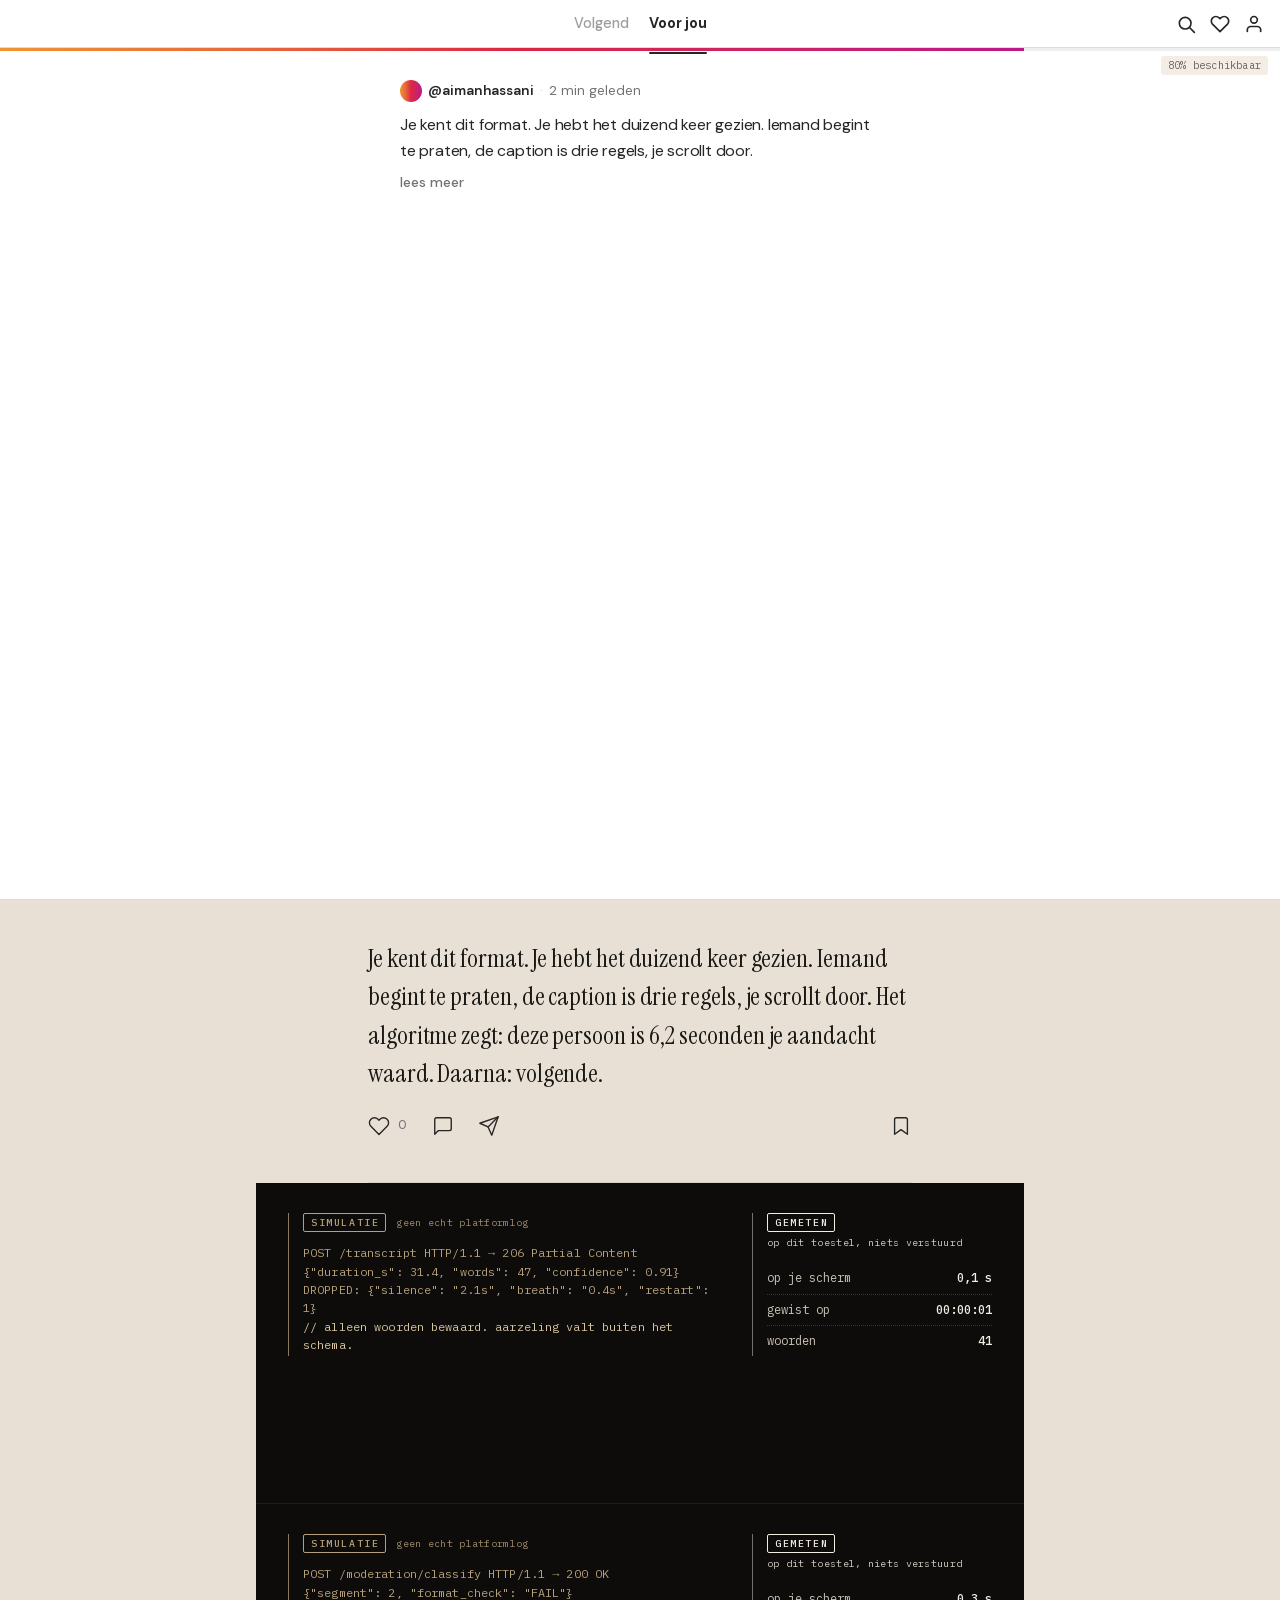
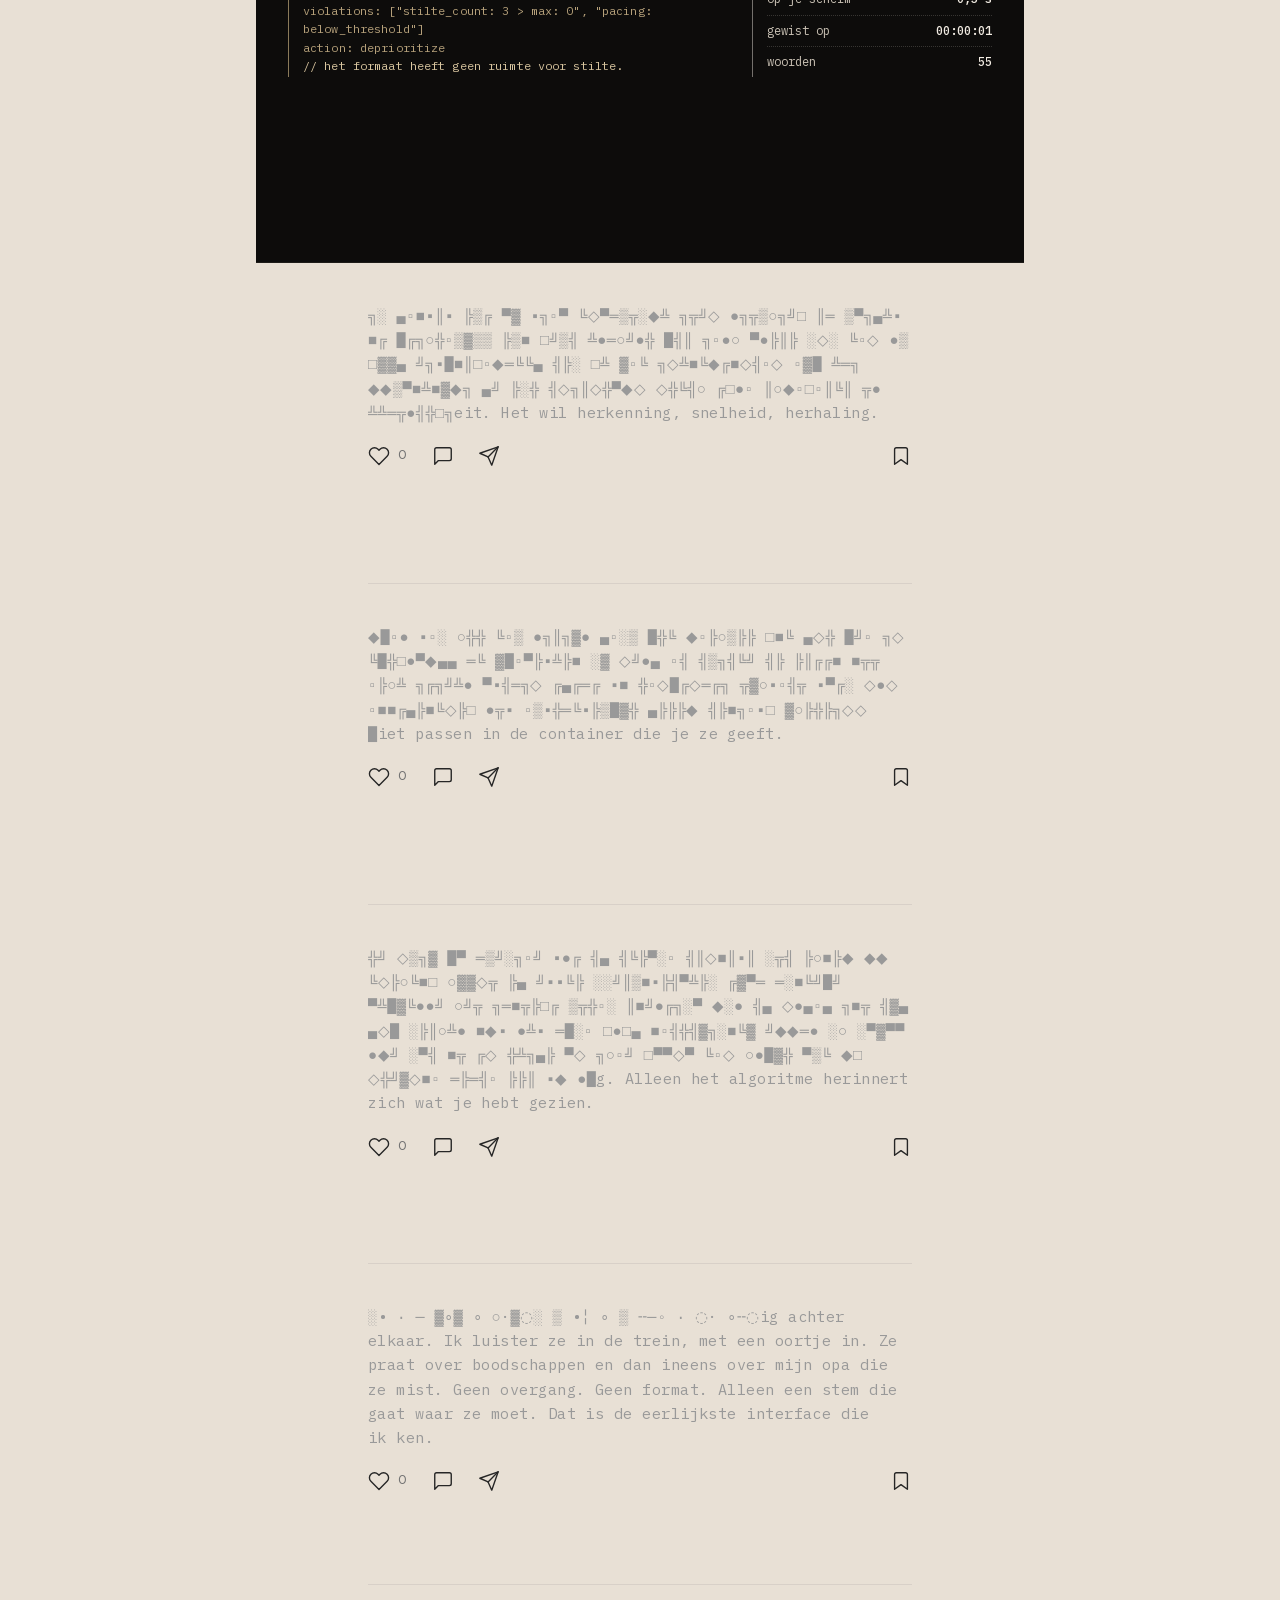
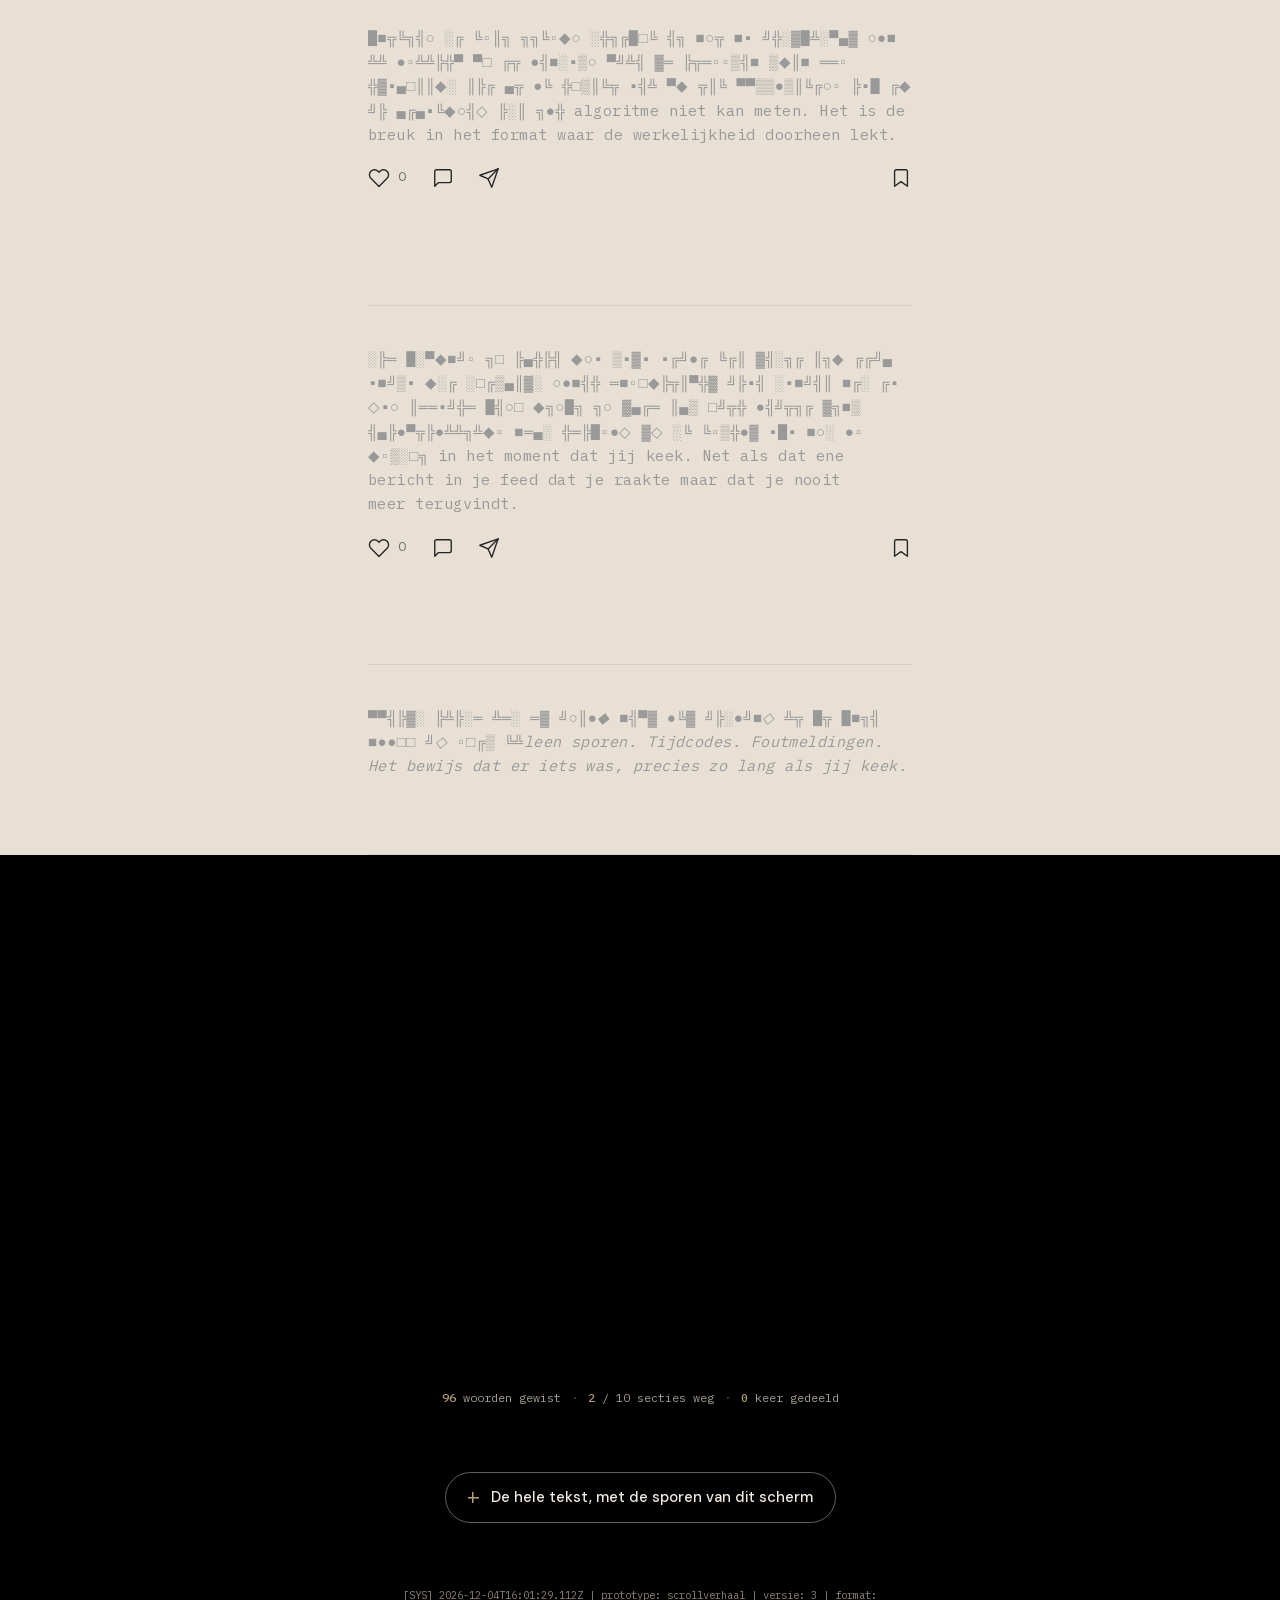
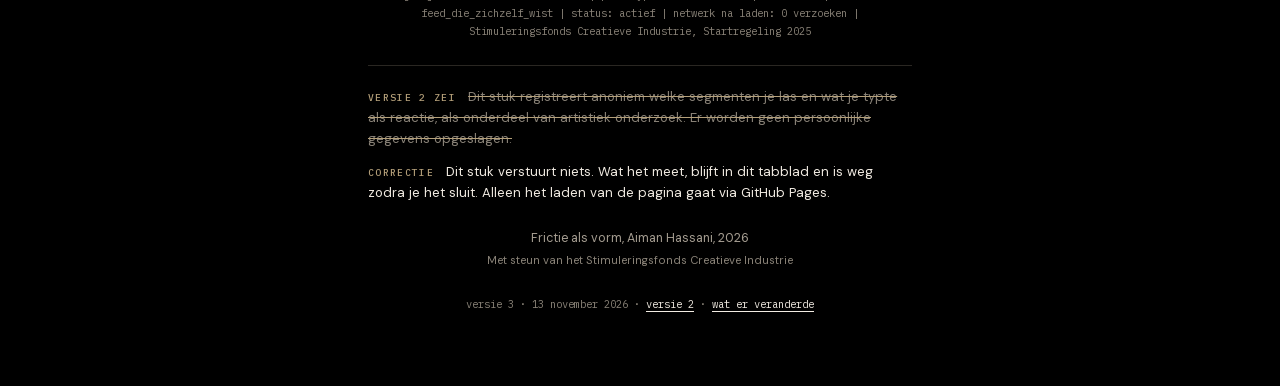
<file: v3/index.html>
<!DOCTYPE html>
<html lang="nl">
<head>
  <meta charset="UTF-8">
  <meta name="viewport" content="width=device-width, initial-scale=1, viewport-fit=cover">
  <meta name="color-scheme" content="light">
  <meta name="theme-color" content="#ffffff">
  <title>Frictie als Vorm</title>
  <!-- Geen favicon-verzoek: ook dat zou het netwerk op gaan. -->
  <link rel="icon" href="data:,">
  <!-- Lettertypes staan naast deze pagina. Geen Google Fonts: ook Google ziet de lezer niet.
       Alles wordt vooraf geladen, zodat na het laden niets meer over het netwerk gaat. -->
  <link rel="preload" href="fonts/instrumentserif-400-latin.woff2" as="font" type="font/woff2" crossorigin>
  <link rel="preload" href="fonts/instrumentserif-italic-latin.woff2" as="font" type="font/woff2" crossorigin>
  <link rel="preload" href="fonts/dmsans-latin-var.woff2" as="font" type="font/woff2" crossorigin>
  <link rel="preload" href="fonts/plexmono-400-latin.woff2" as="font" type="font/woff2" crossorigin>
  <link rel="preload" href="fonts/plexmono-500-latin.woff2" as="font" type="font/woff2" crossorigin>
  <link rel="stylesheet" href="style.css">
</head>
<body>

  <!-- Voor schermlezers en toetsenbord: de hele tekst, zonder wissen. Onzichtbaar tot je met Tab op
       deze link komt. Wie scrolt, wordt naar beneden gedwongen en vindt de hele tekst na het einde. -->
  <a class="skip-link" id="routeLink" href="#archief">Naar de hele tekst</a>

  <svg class="sprite" aria-hidden="true" focusable="false">
    <symbol id="i-heart" viewBox="0 0 24 24"><path d="M20.84 4.61a5.5 5.5 0 0 0-7.78 0L12 5.67l-1.06-1.06a5.5 5.5 0 0 0-7.78 7.78l1.06 1.06L12 21.23l7.78-7.78 1.06-1.06a5.5 5.5 0 0 0 0-7.78z"/></symbol>
    <symbol id="i-comment" viewBox="0 0 24 24"><path d="M21 15a2 2 0 0 1-2 2H7l-4 4V5a2 2 0 0 1 2-2h14a2 2 0 0 1 2 2z"/></symbol>
    <symbol id="i-share" viewBox="0 0 24 24"><line x1="22" y1="2" x2="11" y2="13"/><polygon points="22 2 15 22 11 13 2 9 22 2"/></symbol>
    <symbol id="i-save" viewBox="0 0 24 24"><path d="M19 21l-7-5-7 5V5a2 2 0 0 1 2-2h10a2 2 0 0 1 2 2z"/></symbol>
    <symbol id="i-search" viewBox="0 0 24 24"><circle cx="11" cy="11" r="7"/><line x1="16.5" y1="16.5" x2="22" y2="22"/></symbol>
    <symbol id="i-user" viewBox="0 0 24 24"><path d="M20 21v-2a4 4 0 0 0-4-4H8a4 4 0 0 0-4 4v2"/><circle cx="12" cy="7" r="4"/></symbol>
    <symbol id="i-chevron" viewBox="0 0 24 24"><polyline points="6 9 12 15 18 9"/></symbol>
  </svg>

  <!-- Platformchroom. Het blijft ongerept en doet niets: daarom is het voor schermlezers
       en toetsenbord verborgen. Alleen wat jij las loopt gevaar. -->
  <div class="platform-nav" aria-hidden="true">
    <div class="nav-left"></div>
    <div class="nav-center">
      <span class="nav-tab" id="tabVolgend">Volgend</span>
      <span class="nav-tab nav-tab-active">Voor jou</span>
    </div>
    <div class="nav-right">
      <span class="nav-btn"><svg width="20" height="20" viewBox="0 0 24 24" fill="none" stroke="currentColor" stroke-width="2" stroke-linecap="round" stroke-linejoin="round"><use href="#i-search"/></svg></span>
      <span class="nav-btn"><svg width="20" height="20" viewBox="0 0 24 24" fill="none" stroke="currentColor" stroke-width="2" stroke-linecap="round" stroke-linejoin="round"><use href="#i-heart"/></svg></span>
      <span class="nav-btn"><svg width="20" height="20" viewBox="0 0 24 24" fill="none" stroke="currentColor" stroke-width="2" stroke-linecap="round" stroke-linejoin="round"><use href="#i-user"/></svg></span>
    </div>
  </div>

  <!-- Voortgang die achteruit gaat -->
  <div class="progress" aria-hidden="true">
    <div class="progress-track"><div class="progress-bar" id="progressBar"></div></div>
    <span class="progress-label" id="progressLabel">100% beschikbaar</span>
  </div>

  <!-- Meldingen voor schermlezers: welke alinea net gewist is -->
  <div class="sr-only" id="announcer" role="status" aria-live="polite"></div>

  <header class="intro">
    <div class="intro-inner">
      <p class="intro-meta">
        <span class="intro-avatar" aria-hidden="true"></span>
        <span class="intro-author">@aimanhassani</span>
        <span class="intro-dot" aria-hidden="true">·</span>
        <span class="intro-time">2 min geleden</span>
      </p>
      <p class="intro-caption" id="caption" tabindex="-1">Je kent dit format. Je hebt het duizend keer gezien. Iemand begint te praten, de caption is drie regels, je scrollt door.<span id="captionRest" hidden> Het algoritme zegt: deze persoon is 6,2 seconden je aandacht waard. Daarna: volgende.</span></p>
      <p class="intro-more"><button type="button" class="intro-more-link" id="moreBtn" aria-expanded="false" aria-controls="captionRest">lees meer</button></p>
    </div>
    <div class="scroll-indicator" id="scrollIndicator" aria-hidden="true">
      <svg width="26" height="26" viewBox="0 0 24 24" fill="none" stroke="currentColor" stroke-width="1.5" stroke-linecap="round" stroke-linejoin="round"><use href="#i-chevron"/></svg>
    </div>
  </header>

  <main id="main">
    <article class="feed" id="story" aria-label="Frictie als Vorm, scrollverhaal">

      <section class="segment" data-segment="0">
        <div class="segment-content">
          <p>Je kent dit format. Je hebt het duizend keer gezien. Iemand begint te praten, de caption is drie regels, je scrollt door. Het algoritme zegt: deze persoon is 6,2 seconden je aandacht waard. Daarna: volgende.</p>
        </div>
        <div class="segment-ghost" hidden></div>
      </section>

      <section class="segment" data-segment="1">
        <div class="segment-content">
          <p>Stel je voor: je stuurt een spraakbericht. Je hapert, je zucht, je begint opnieuw. Maar de app transcribeert alleen de woorden. De aarzeling verdwijnt. De stilte wordt witruimte. Wat overblijft is een samenvatting van wat je voelde, niet wat je voelde.</p>
        </div>
        <div class="segment-ghost" hidden></div>
      </section>

      <section class="segment" data-segment="2">
        <div class="segment-content">
          <p>Ik maakte een film over jongens bij Rotterdam Centraal. Het format was: 50 minuten drama, lineair, NTR. Maar het verhaal was niet lineair. Het had gaten. Stiltes waar niemand iets zei omdat er niks te zeggen viel. Die stiltes pasten niet in het format. Het format wilde conflict, opbouw, catharsis. Het verhaal wilde gewoon ademruimte.</p>
        </div>
        <div class="segment-ghost" hidden></div>
      </section>

      <section class="segment" data-segment="3">
        <div class="segment-content">
          <p>Op TikTok heb je drie seconden. Drie seconden om iemand te overtuigen dat jouw verhaal hun duim waard is. Dat is geen storytelling. Dat is een sollicitatie bij een algoritme. En het algoritme heeft geen interesse in complexiteit. Het wil herkenning, snelheid, herhaling.</p>
        </div>
        <div class="segment-ghost" hidden></div>
      </section>

      <section class="segment" data-segment="4">
        <div class="segment-content">
          <p>Maar wat als het format zelf het verhaal is? Wat als de hapering, de weigering om glad te laden, de tekst die niet blijft staan, juist de betekenis draagt? Niet als kunstgreep. Als eerlijkheid. Omdat sommige verhalen niet passen in de container die je ze geeft.</p>
        </div>
        <div class="segment-ghost" hidden></div>
      </section>

      <section class="segment" data-segment="5">
        <div class="segment-content">
          <p>Je hebt nu gemerkt dat de vorige stukken weg zijn. Je scrollt terug en vindt foutmeldingen waar woorden stonden. Het systeem heeft besloten dat je klaar was met die tekst. Jij had daar geen zeggenschap over. Zo werkt het ook in je feed. Je ziet iets, het raakt je, je scrollt door, het is weg. Alleen het algoritme herinnert zich wat je hebt gezien.</p>
        </div>
        <div class="segment-ghost" hidden></div>
      </section>

      <section class="segment" data-segment="6">
        <div class="segment-content">
          <p>Mijn moeder stuurt me voice-notes in het Arabisch. Soms twintig achter elkaar. Ik luister ze in de trein, met een oortje in. Ze praat over boodschappen en dan ineens over mijn opa die ze mist. Geen overgang. Geen format. Alleen een stem die gaat waar ze moet. Dat is de eerlijkste interface die ik ken.</p>
        </div>
        <div class="segment-ghost" hidden></div>
      </section>

      <section class="segment" data-segment="7">
        <div class="segment-content">
          <p>Frictie is geen stijl. Frictie is wat er overblijft als je weigert om je verhaal glad te strijken voor het platform. Het is de stilte die de app wegfiltert. Het is de aarzeling die het algoritme niet kan meten. Het is de breuk in het format waar de werkelijkheid doorheen lekt.</p>
        </div>
        <div class="segment-ghost" hidden></div>
      </section>

      <section class="segment" data-segment="8">
        <div class="segment-content">
          <p>Dit verhaal is bijna op. Niet omdat het klaar is, maar omdat het zichzelf heeft opgebruikt. Elke alinea die je las bestaat niet meer. Je kunt het niet delen, niet screenshotten, niet bewaren in je saves. Het was er alleen in het moment dat jij keek. Net als dat ene bericht in je feed dat je raakte maar dat je nooit meer terugvindt.</p>
        </div>
        <div class="segment-ghost" hidden></div>
      </section>

      <!-- Laatste alinea: geen knoppen. Het systeem heeft geen eigen taal meer. -->
      <section class="segment segment-final" data-segment="9">
        <div class="segment-content">
          <p>Scroll terug als je wilt. Maar het verhaal is er niet meer. Er zijn alleen sporen. Tijdcodes. Foutmeldingen. Het bewijs dat er iets was, precies zo lang als jij keek.</p>
        </div>
        <div class="segment-ghost" hidden></div>
      </section>

    </article>

    <!-- Na de feed. Altijd minstens een scherm hoog, zodat ook de laatste alinea dezelfde
         regel volgt als de rest: het einde klopt op elk scherm. -->
    <div class="after" id="after">

      <section class="endcard" aria-labelledby="endTitle">
        <h2 class="sr-only" id="endTitle">Einde van de feed</h2>
        <p class="farewell" id="farewell" aria-hidden="true"></p>
        <p class="farewell-correction" id="farewellCorrection" aria-hidden="true"></p>
        <p class="footer-stats">
          <span class="stat"><span class="stat-num" id="wordsLost">0</span> woorden gewist</span>
          <span class="stat-sep" aria-hidden="true">·</span>
          <span class="stat"><span class="stat-num" id="segmentsGone">0</span> / 10 secties weg</span>
          <span class="stat-sep" aria-hidden="true">·</span>
          <span class="stat"><span class="stat-num">0</span> keer gedeeld</span>
        </p>
      </section>

      <section class="archive" id="archief" aria-labelledby="archiefTitel">
        <details class="archive-box" id="archiveBox">
          <summary id="archiefTitel">De hele tekst, met de sporen van dit scherm</summary>
          <div class="archive-body">
            <p class="archive-rule">regel: een alinea die op je scherm heeft gestaan, vervaagt zodra je verder scrolt en de onderkant ervan de helft van je scherm passeert, en wordt gewist zodra die het bovenste derde bereikt. wat je overslaat, blijft staan. voor iedereen hetzelfde, op elk scherm. tijdcodes tellen vanaf het openen van deze pagina.</p>
            <ol class="archive-list" id="archiveList" role="list"></ol>
            <dl class="manifest" id="manifest">
              <div>
                <dt>bewaard</dt>
                <dd>alleen in dit tabblad: per alinea de tijd op je scherm, het moment van wissen en het aantal woorden. weg zodra je het tabblad sluit.</dd>
              </div>
              <div>
                <dt>niet bewaard</dt>
                <dd>wat je typte (alleen het aantal tekens), wie je bent, of je echt las.</dd>
              </div>
              <div>
                <dt>verstuurd</dt>
                <dd id="manifestNet">niets door dit stuk.</dd>
              </div>
            </dl>
          </div>
        </details>
      </section>

      <footer class="colophon">
        <p class="footer-system" id="footerSystem"></p>
        <div class="correction">
          <p class="was"><span class="tag">versie 2 zei</span> <del>Dit stuk registreert anoniem welke segmenten je las en wat je typte als reactie, als onderdeel van artistiek onderzoek. Er worden geen persoonlijke gegevens opgeslagen.</del></p>
          <p class="is"><span class="tag">correctie</span> Dit stuk verstuurt niets. Wat het meet, blijft in dit tabblad en is weg zodra je het sluit. Alleen het laden van de pagina gaat via GitHub Pages.</p>
        </div>
        <p class="credit">Frictie als vorm, Aiman Hassani, 2026<br>
        <span class="credit-sub">Met steun van het Stimuleringsfonds Creatieve Industrie</span></p>
        <p class="versions">versie 3 · 13 november 2026 · <a href="../v2/">versie 2</a> · <a href="../CHANGELOG.html">wat er veranderde</a></p>
      </footer>

    </div>
  </main>

  <!-- Knoppen onder elke alinea, behalve de laatste -->
  <template id="tplUI">
    <div class="segment-ui">
      <button type="button" class="ui-heart" aria-label="Vind ik leuk" aria-pressed="false"><svg width="22" height="22" viewBox="0 0 24 24" fill="none" stroke="currentColor" stroke-width="1.5" stroke-linecap="round" stroke-linejoin="round" aria-hidden="true" focusable="false"><use href="#i-heart"/></svg><span class="heart-count">0</span></button>
      <button type="button" class="ui-comment" aria-label="Reageren" aria-expanded="false"><svg width="22" height="22" viewBox="0 0 24 24" fill="none" stroke="currentColor" stroke-width="1.5" stroke-linecap="round" stroke-linejoin="round" aria-hidden="true" focusable="false"><use href="#i-comment"/></svg></button>
      <button type="button" class="ui-share" aria-label="Delen"><svg width="22" height="22" viewBox="0 0 24 24" fill="none" stroke="currentColor" stroke-width="1.5" stroke-linecap="round" stroke-linejoin="round" aria-hidden="true" focusable="false"><use href="#i-share"/></svg><span class="ui-err">niet deelbaar</span></button>
      <button type="button" class="ui-save" aria-label="Opslaan"><svg width="22" height="22" viewBox="0 0 24 24" fill="none" stroke="currentColor" stroke-width="1.5" stroke-linecap="round" stroke-linejoin="round" aria-hidden="true" focusable="false"><use href="#i-save"/></svg><span class="ui-err">niet op te slaan</span></button>
    </div>
  </template>

  <script src="script.js"></script>
</body>
</html>
</file>
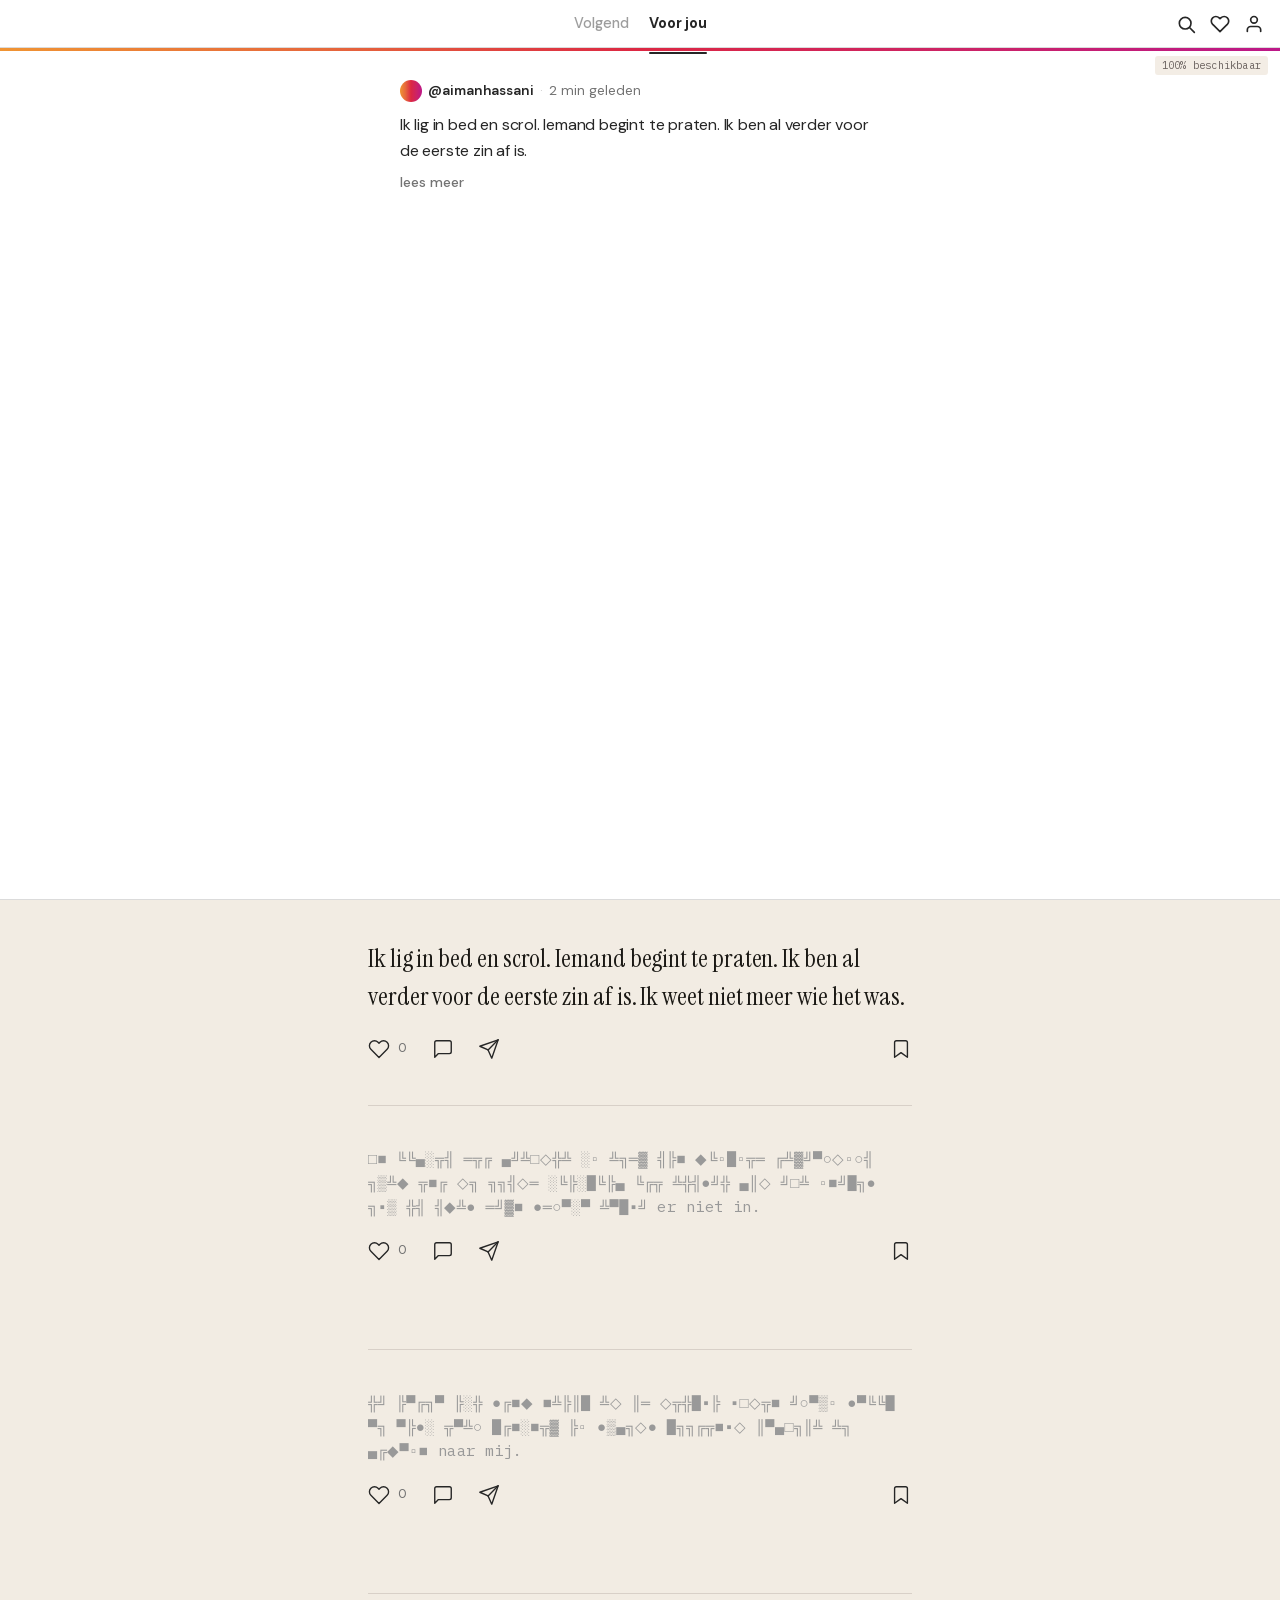
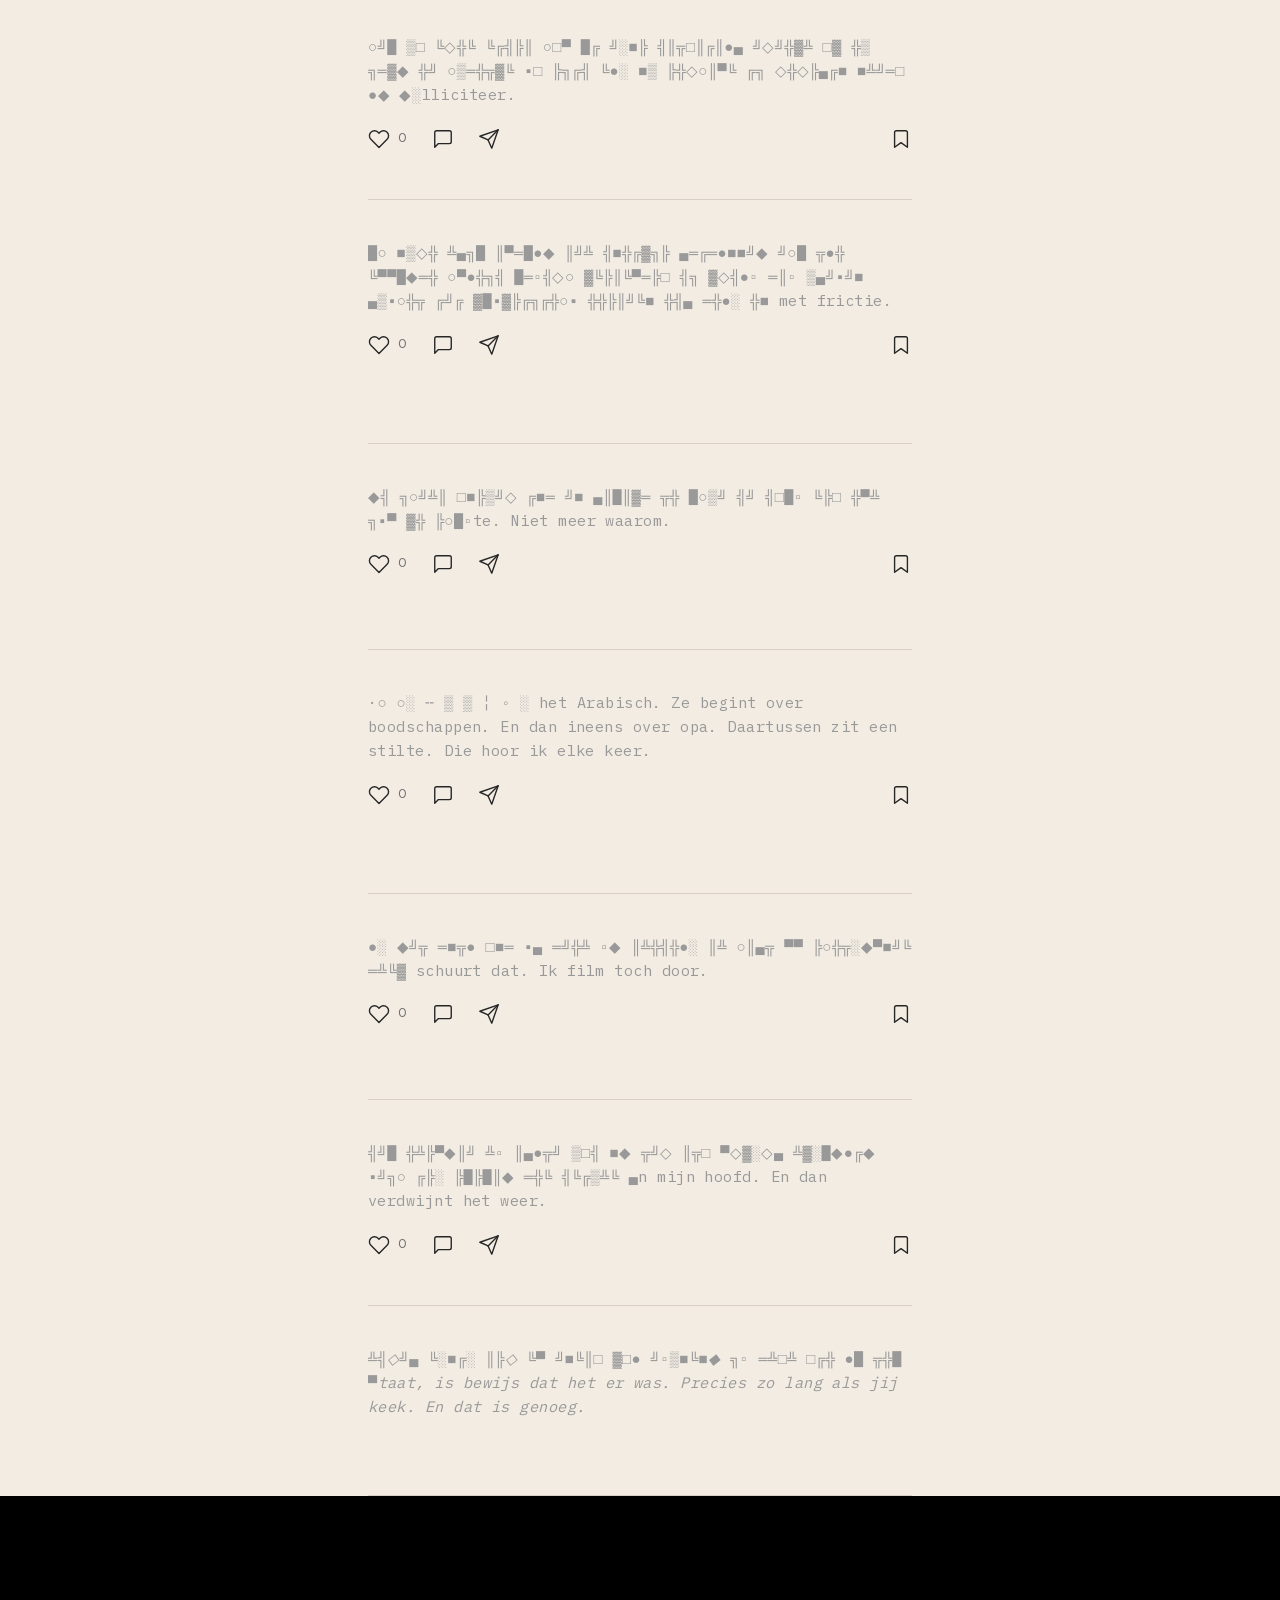
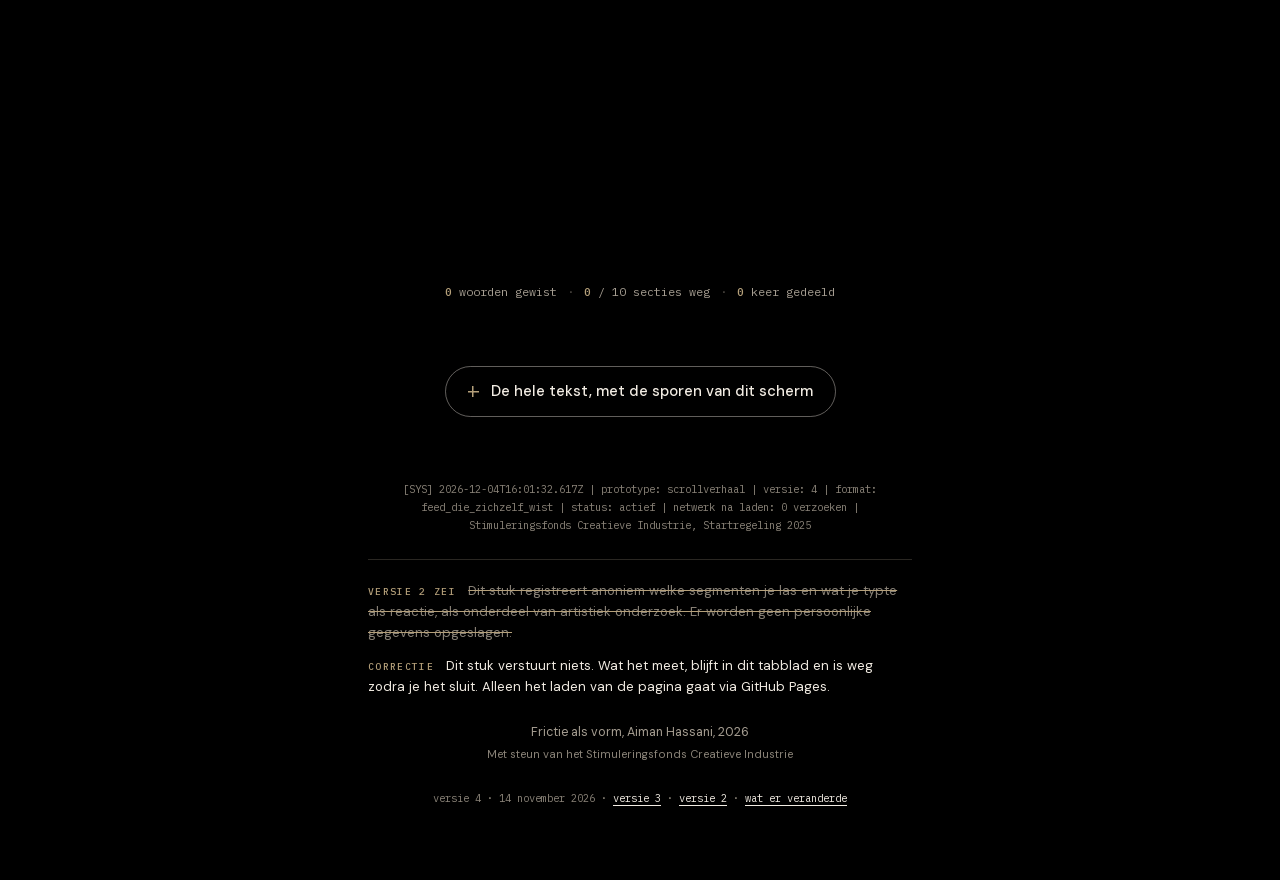
<file: v4/index.html>
<!DOCTYPE html>
<html lang="nl">
<head>
  <meta charset="UTF-8">
  <meta name="viewport" content="width=device-width, initial-scale=1, viewport-fit=cover">
  <meta name="color-scheme" content="light">
  <meta name="theme-color" content="#ffffff">
  <title>Frictie als Vorm</title>
  <!-- Geen favicon-verzoek: ook dat zou het netwerk op gaan. -->
  <link rel="icon" href="data:,">
  <!-- Lettertypes staan naast deze pagina. Geen Google Fonts: ook Google ziet de lezer niet.
       Alles wordt vooraf geladen, zodat na het laden niets meer over het netwerk gaat. -->
  <link rel="preload" href="fonts/instrumentserif-400-latin.woff2" as="font" type="font/woff2" crossorigin>
  <link rel="preload" href="fonts/instrumentserif-italic-latin.woff2" as="font" type="font/woff2" crossorigin>
  <link rel="preload" href="fonts/dmsans-latin-var.woff2" as="font" type="font/woff2" crossorigin>
  <link rel="preload" href="fonts/plexmono-400-latin.woff2" as="font" type="font/woff2" crossorigin>
  <link rel="preload" href="fonts/plexmono-500-latin.woff2" as="font" type="font/woff2" crossorigin>
  <link rel="stylesheet" href="style.css">
</head>
<body>

  <!-- Voor schermlezers en toetsenbord: de hele tekst, zonder wissen. Onzichtbaar tot je met Tab op
       deze link komt. Wie scrolt, wordt naar beneden gedwongen en vindt de hele tekst na het einde. -->
  <a class="skip-link" id="routeLink" href="#archief">Naar de hele tekst</a>

  <svg class="sprite" aria-hidden="true" focusable="false">
    <symbol id="i-heart" viewBox="0 0 24 24"><path d="M20.84 4.61a5.5 5.5 0 0 0-7.78 0L12 5.67l-1.06-1.06a5.5 5.5 0 0 0-7.78 7.78l1.06 1.06L12 21.23l7.78-7.78 1.06-1.06a5.5 5.5 0 0 0 0-7.78z"/></symbol>
    <symbol id="i-comment" viewBox="0 0 24 24"><path d="M21 15a2 2 0 0 1-2 2H7l-4 4V5a2 2 0 0 1 2-2h14a2 2 0 0 1 2 2z"/></symbol>
    <symbol id="i-share" viewBox="0 0 24 24"><line x1="22" y1="2" x2="11" y2="13"/><polygon points="22 2 15 22 11 13 2 9 22 2"/></symbol>
    <symbol id="i-save" viewBox="0 0 24 24"><path d="M19 21l-7-5-7 5V5a2 2 0 0 1 2-2h10a2 2 0 0 1 2 2z"/></symbol>
    <symbol id="i-search" viewBox="0 0 24 24"><circle cx="11" cy="11" r="7"/><line x1="16.5" y1="16.5" x2="22" y2="22"/></symbol>
    <symbol id="i-user" viewBox="0 0 24 24"><path d="M20 21v-2a4 4 0 0 0-4-4H8a4 4 0 0 0-4 4v2"/><circle cx="12" cy="7" r="4"/></symbol>
    <symbol id="i-chevron" viewBox="0 0 24 24"><polyline points="6 9 12 15 18 9"/></symbol>
  </svg>

  <!-- Platformchroom. Het blijft ongerept en doet niets: daarom is het voor schermlezers
       en toetsenbord verborgen. Alleen wat jij las loopt gevaar. -->
  <div class="platform-nav" aria-hidden="true">
    <div class="nav-left"></div>
    <div class="nav-center">
      <span class="nav-tab" id="tabVolgend">Volgend</span>
      <span class="nav-tab nav-tab-active">Voor jou</span>
    </div>
    <div class="nav-right">
      <span class="nav-btn"><svg width="20" height="20" viewBox="0 0 24 24" fill="none" stroke="currentColor" stroke-width="2" stroke-linecap="round" stroke-linejoin="round"><use href="#i-search"/></svg></span>
      <span class="nav-btn"><svg width="20" height="20" viewBox="0 0 24 24" fill="none" stroke="currentColor" stroke-width="2" stroke-linecap="round" stroke-linejoin="round"><use href="#i-heart"/></svg></span>
      <span class="nav-btn"><svg width="20" height="20" viewBox="0 0 24 24" fill="none" stroke="currentColor" stroke-width="2" stroke-linecap="round" stroke-linejoin="round"><use href="#i-user"/></svg></span>
    </div>
  </div>

  <!-- Voortgang die achteruit gaat -->
  <div class="progress" aria-hidden="true">
    <div class="progress-track"><div class="progress-bar" id="progressBar"></div></div>
    <span class="progress-label" id="progressLabel">100% beschikbaar</span>
  </div>

  <!-- Meldingen voor schermlezers: welke alinea net gewist is -->
  <div class="sr-only" id="announcer" role="status" aria-live="polite"></div>

  <header class="intro">
    <div class="intro-inner">
      <p class="intro-meta">
        <span class="intro-avatar" aria-hidden="true"></span>
        <span class="intro-author">@aimanhassani</span>
        <span class="intro-dot" aria-hidden="true">·</span>
        <span class="intro-time">2 min geleden</span>
      </p>
      <p class="intro-caption" id="caption" tabindex="-1">Ik lig in bed en scrol. Iemand begint te praten. Ik ben al verder voor de eerste zin af is.<span id="captionRest" hidden> Ik weet niet meer wie het was.</span></p>
      <p class="intro-more"><button type="button" class="intro-more-link" id="moreBtn" aria-expanded="false" aria-controls="captionRest">lees meer</button></p>
    </div>
    <div class="scroll-indicator" id="scrollIndicator" aria-hidden="true">
      <svg width="26" height="26" viewBox="0 0 24 24" fill="none" stroke="currentColor" stroke-width="1.5" stroke-linecap="round" stroke-linejoin="round"><use href="#i-chevron"/></svg>
    </div>
  </header>

  <main id="main">
    <article class="feed" id="story" aria-label="Frictie als Vorm, scrollverhaal">

      <section class="segment" data-segment="0">
        <div class="segment-content">
          <p>Ik lig in bed en scrol. Iemand begint te praten. Ik ben al verder voor de eerste zin af is. Ik weet niet meer wie het was.</p>
        </div>
        <div class="segment-ghost" hidden></div>
      </section>

      <section class="segment" data-segment="1">
        <div class="segment-content">
          <p>Ik spreek een bericht in voor een vriend. Halverwege stop ik. Ik begin opnieuw. Hij krijgt het als tekst. Dat ik twee keer begon, staat er niet in.</p>
        </div>
        <div class="segment-ghost" hidden></div>
      </section>

      <section class="segment" data-segment="2">
        <div class="segment-content">
          <p>Ik begon een film omdat ik de liefde wilde laten zien. De film liep anders. En ergens onderweg draaide de camera naar mij.</p>
        </div>
        <div class="segment-ghost" hidden></div>
      </section>

      <section class="segment" data-segment="3">
        <div class="segment-content">
          <p>Als ik iets post, heb ik drie seconden. Daarna is de duim al verder. Ik merk dat ik sneller ga praten. Alsof ik solliciteer.</p>
        </div>
        <div class="segment-ghost" hidden></div>
      </section>

      <section class="segment" data-segment="4">
        <div class="segment-content">
          <p>Ik maak werk vanuit een simpele ergernis. Als een verhaal soepel loopt, verdwijnt er iets. Wie gezien wordt, wie onzichtbaar blijft. Dus werk ik met frictie.</p>
        </div>
        <div class="segment-ghost" hidden></div>
      </section>

      <section class="segment" data-segment="5">
        <div class="segment-content">
          <p>Ik scrol terug. Wat er stond, is weg. Ik weet nog dat het me raakte. Niet meer waarom.</p>
        </div>
        <div class="segment-ghost" hidden></div>
      </section>

      <section class="segment" data-segment="6">
        <div class="segment-content">
          <p>Mijn moeder stuurt me spraakberichten in het Arabisch. Ze begint over boodschappen. En dan ineens over opa. Daartussen zit een stilte. Die hoor ik elke keer.</p>
        </div>
        <div class="segment-ghost" hidden></div>
      </section>

      <section class="segment" data-segment="7">
        <div class="segment-content">
          <p>En ook hier pak ik weer me camera, om meer te begrijpen. Soms schuurt dat. Ik film toch door.</p>
        </div>
        <div class="segment-ghost" hidden></div>
      </section>

      <section class="segment" data-segment="8">
        <div class="segment-content">
          <p>Dit verhaal is bijna op. Ik zou het willen bewaren. Maar dan blijft het alleen in mijn hoofd. En dan verdwijnt het weer.</p>
        </div>
        <div class="segment-ghost" hidden></div>
      </section>

      <!-- Laatste alinea: geen knoppen. Het systeem heeft geen eigen taal meer. -->
      <section class="segment segment-final" data-segment="9">
        <div class="segment-content">
          <p>Scrol terug als je wilt. Het verhaal is weg. Wat er nog staat, is bewijs dat het er was. Precies zo lang als jij keek. En dat is genoeg.</p>
        </div>
        <div class="segment-ghost" hidden></div>
      </section>

    </article>

    <!-- Na de feed. Altijd minstens een scherm hoog, zodat ook de laatste alinea dezelfde
         regel volgt als de rest: het einde klopt op elk scherm. -->
    <div class="after" id="after">

      <section class="endcard" aria-labelledby="endTitle">
        <h2 class="sr-only" id="endTitle">Einde van de feed</h2>
        <p class="farewell" id="farewell" aria-hidden="true"></p>
        <p class="farewell-correction" id="farewellCorrection" aria-hidden="true"></p>
        <p class="footer-stats">
          <span class="stat"><span class="stat-num" id="wordsLost">0</span> woorden gewist</span>
          <span class="stat-sep" aria-hidden="true">·</span>
          <span class="stat"><span class="stat-num" id="segmentsGone">0</span> / 10 secties weg</span>
          <span class="stat-sep" aria-hidden="true">·</span>
          <span class="stat"><span class="stat-num">0</span> keer gedeeld</span>
        </p>
      </section>

      <section class="archive" id="archief" aria-labelledby="archiefTitel">
        <details class="archive-box" id="archiveBox">
          <summary id="archiefTitel">De hele tekst, met de sporen van dit scherm</summary>
          <div class="archive-body">
            <p class="archive-rule">regel: een alinea die op je scherm heeft gestaan, vervaagt zodra je verder scrolt en de onderkant ervan de helft van je scherm passeert, en wordt gewist zodra die het bovenste derde bereikt. wat je overslaat, blijft staan. voor iedereen hetzelfde, op elk scherm. tijdcodes tellen vanaf het openen van deze pagina.</p>
            <ol class="archive-list" id="archiveList" role="list"></ol>
            <dl class="manifest" id="manifest">
              <div>
                <dt>bewaard</dt>
                <dd>alleen in dit tabblad: per alinea de tijd op je scherm, het moment van wissen en het aantal woorden. weg zodra je het tabblad sluit.</dd>
              </div>
              <div>
                <dt>niet bewaard</dt>
                <dd>wat je typte (alleen het aantal tekens), wie je bent, of je echt las.</dd>
              </div>
              <div>
                <dt>verstuurd</dt>
                <dd id="manifestNet">niets door dit stuk.</dd>
              </div>
            </dl>
          </div>
        </details>
      </section>

      <footer class="colophon">
        <p class="footer-system" id="footerSystem"></p>
        <div class="correction">
          <p class="was"><span class="tag">versie 2 zei</span> <del>Dit stuk registreert anoniem welke segmenten je las en wat je typte als reactie, als onderdeel van artistiek onderzoek. Er worden geen persoonlijke gegevens opgeslagen.</del></p>
          <p class="is"><span class="tag">correctie</span> Dit stuk verstuurt niets. Wat het meet, blijft in dit tabblad en is weg zodra je het sluit. Alleen het laden van de pagina gaat via GitHub Pages.</p>
        </div>
        <p class="credit">Frictie als vorm, Aiman Hassani, 2026<br>
        <span class="credit-sub">Met steun van het Stimuleringsfonds Creatieve Industrie</span></p>
        <p class="versions">versie 4 · 14 november 2026 · <a href="../v3/">versie 3</a> · <a href="../v2/">versie 2</a> · <a href="../CHANGELOG.html">wat er veranderde</a></p>
      </footer>

    </div>
  </main>

  <!-- Knoppen onder elke alinea, behalve de laatste -->
  <template id="tplUI">
    <div class="segment-ui">
      <button type="button" class="ui-heart" aria-label="Vind ik leuk" aria-pressed="false"><svg width="22" height="22" viewBox="0 0 24 24" fill="none" stroke="currentColor" stroke-width="1.5" stroke-linecap="round" stroke-linejoin="round" aria-hidden="true" focusable="false"><use href="#i-heart"/></svg><span class="heart-count">0</span></button>
      <button type="button" class="ui-comment" aria-label="Reageren" aria-expanded="false"><svg width="22" height="22" viewBox="0 0 24 24" fill="none" stroke="currentColor" stroke-width="1.5" stroke-linecap="round" stroke-linejoin="round" aria-hidden="true" focusable="false"><use href="#i-comment"/></svg></button>
      <button type="button" class="ui-share" aria-label="Delen"><svg width="22" height="22" viewBox="0 0 24 24" fill="none" stroke="currentColor" stroke-width="1.5" stroke-linecap="round" stroke-linejoin="round" aria-hidden="true" focusable="false"><use href="#i-share"/></svg><span class="ui-err">niet deelbaar</span></button>
      <button type="button" class="ui-save" aria-label="Opslaan"><svg width="22" height="22" viewBox="0 0 24 24" fill="none" stroke="currentColor" stroke-width="1.5" stroke-linecap="round" stroke-linejoin="round" aria-hidden="true" focusable="false"><use href="#i-save"/></svg><span class="ui-err">niet op te slaan</span></button>
    </div>
  </template>

  <script src="script.js"></script>
</body>
</html>
</file>
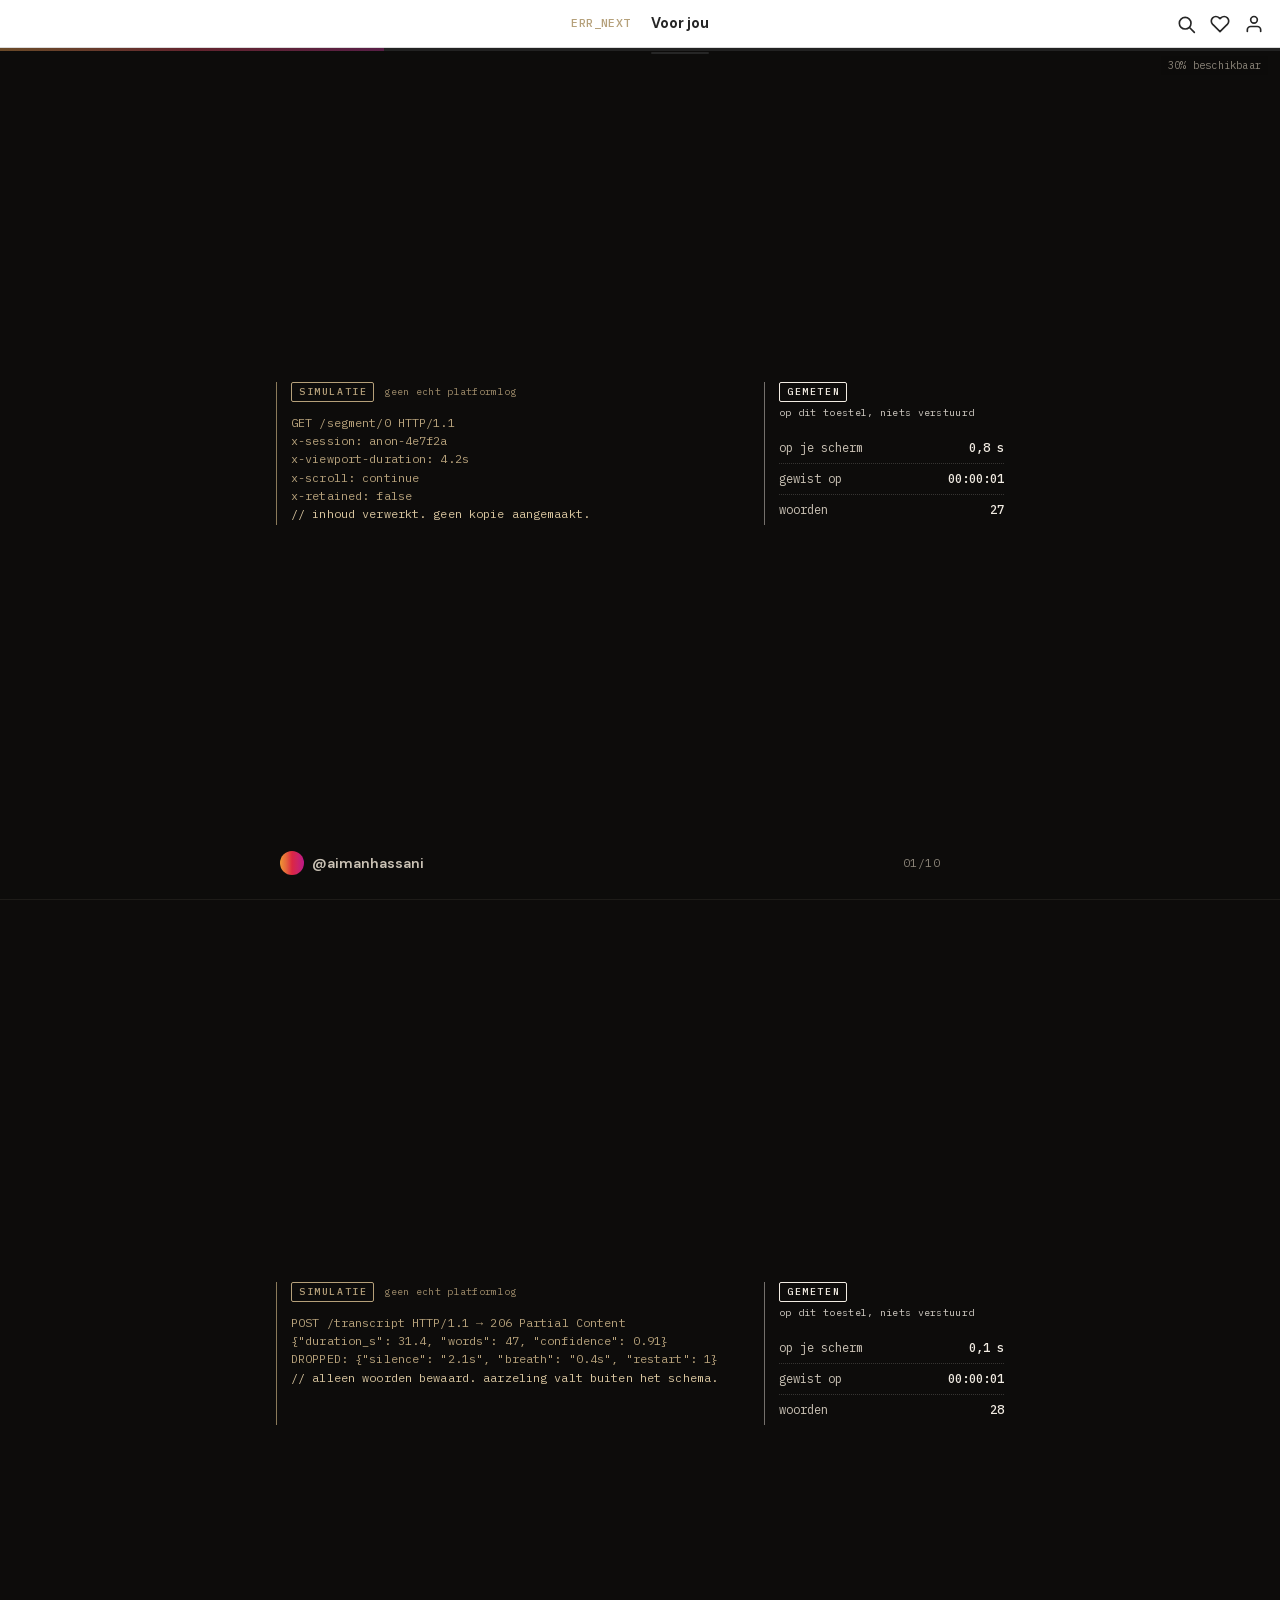
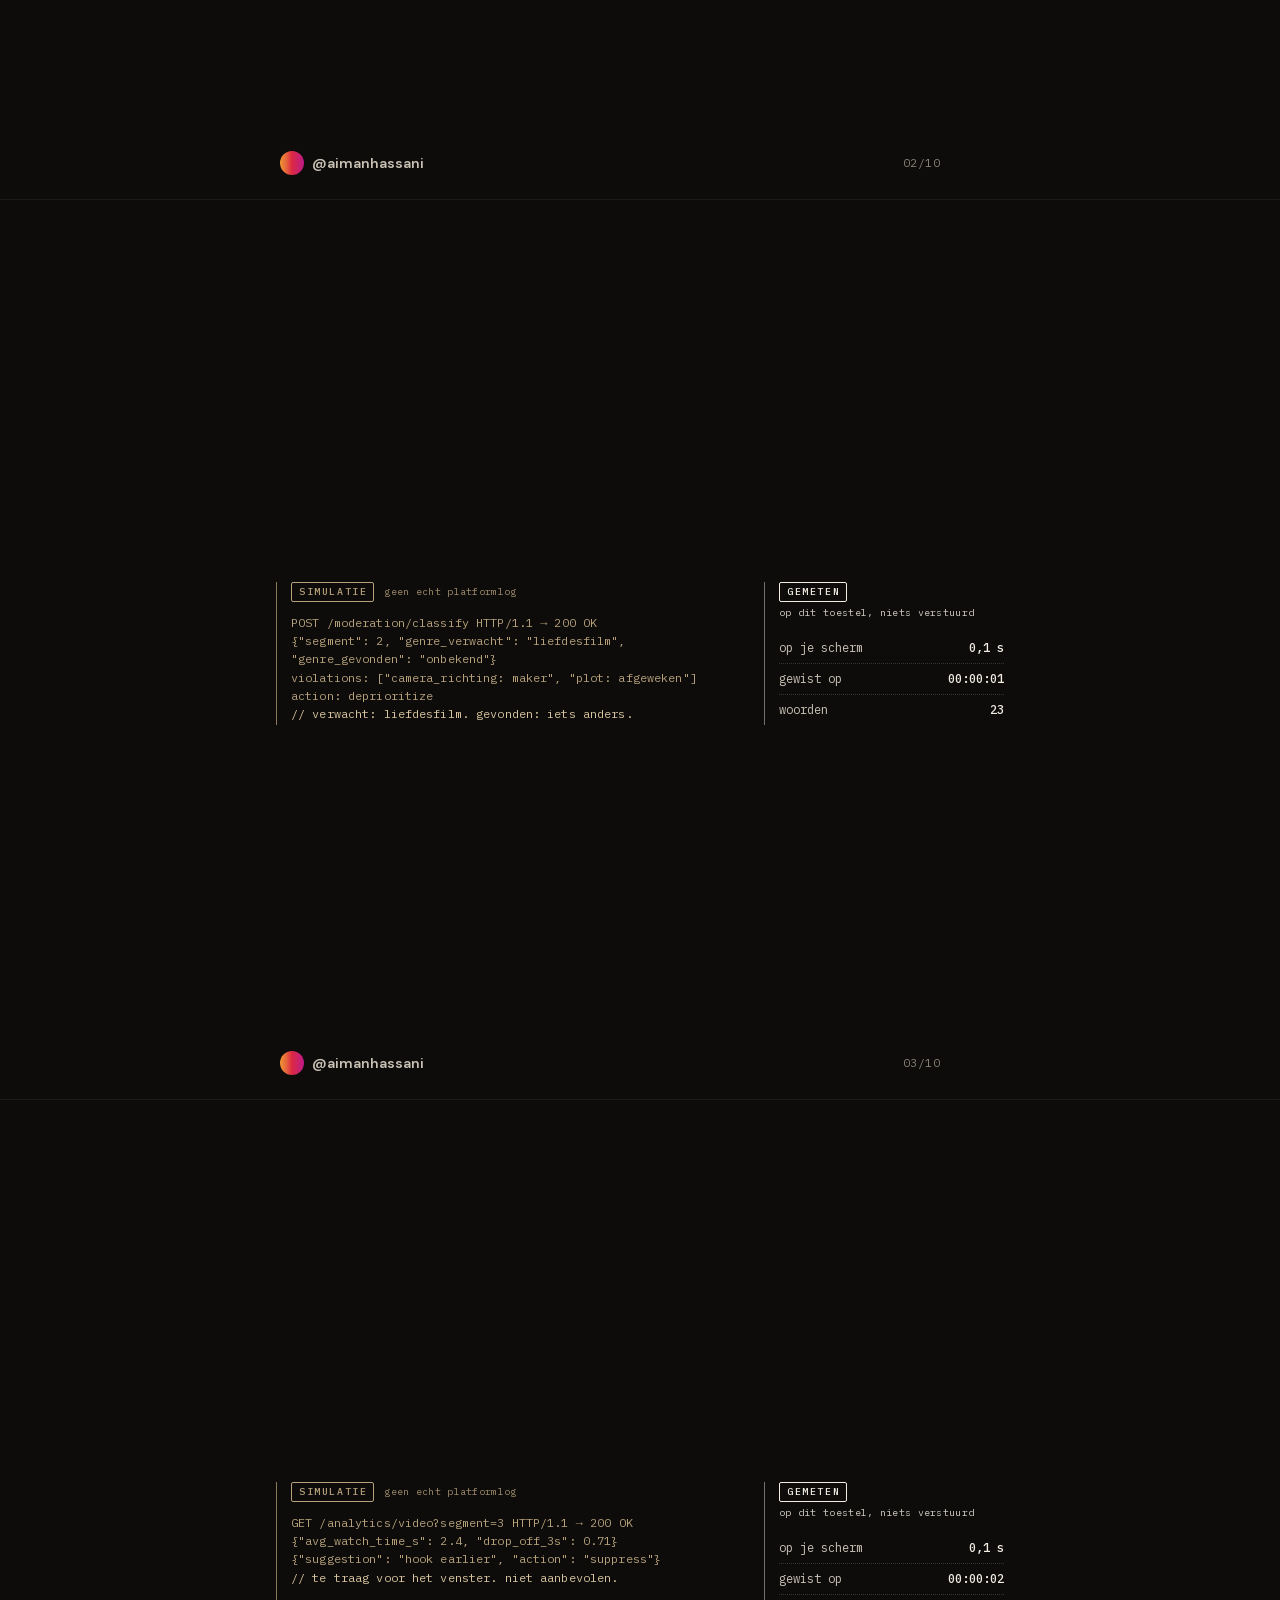
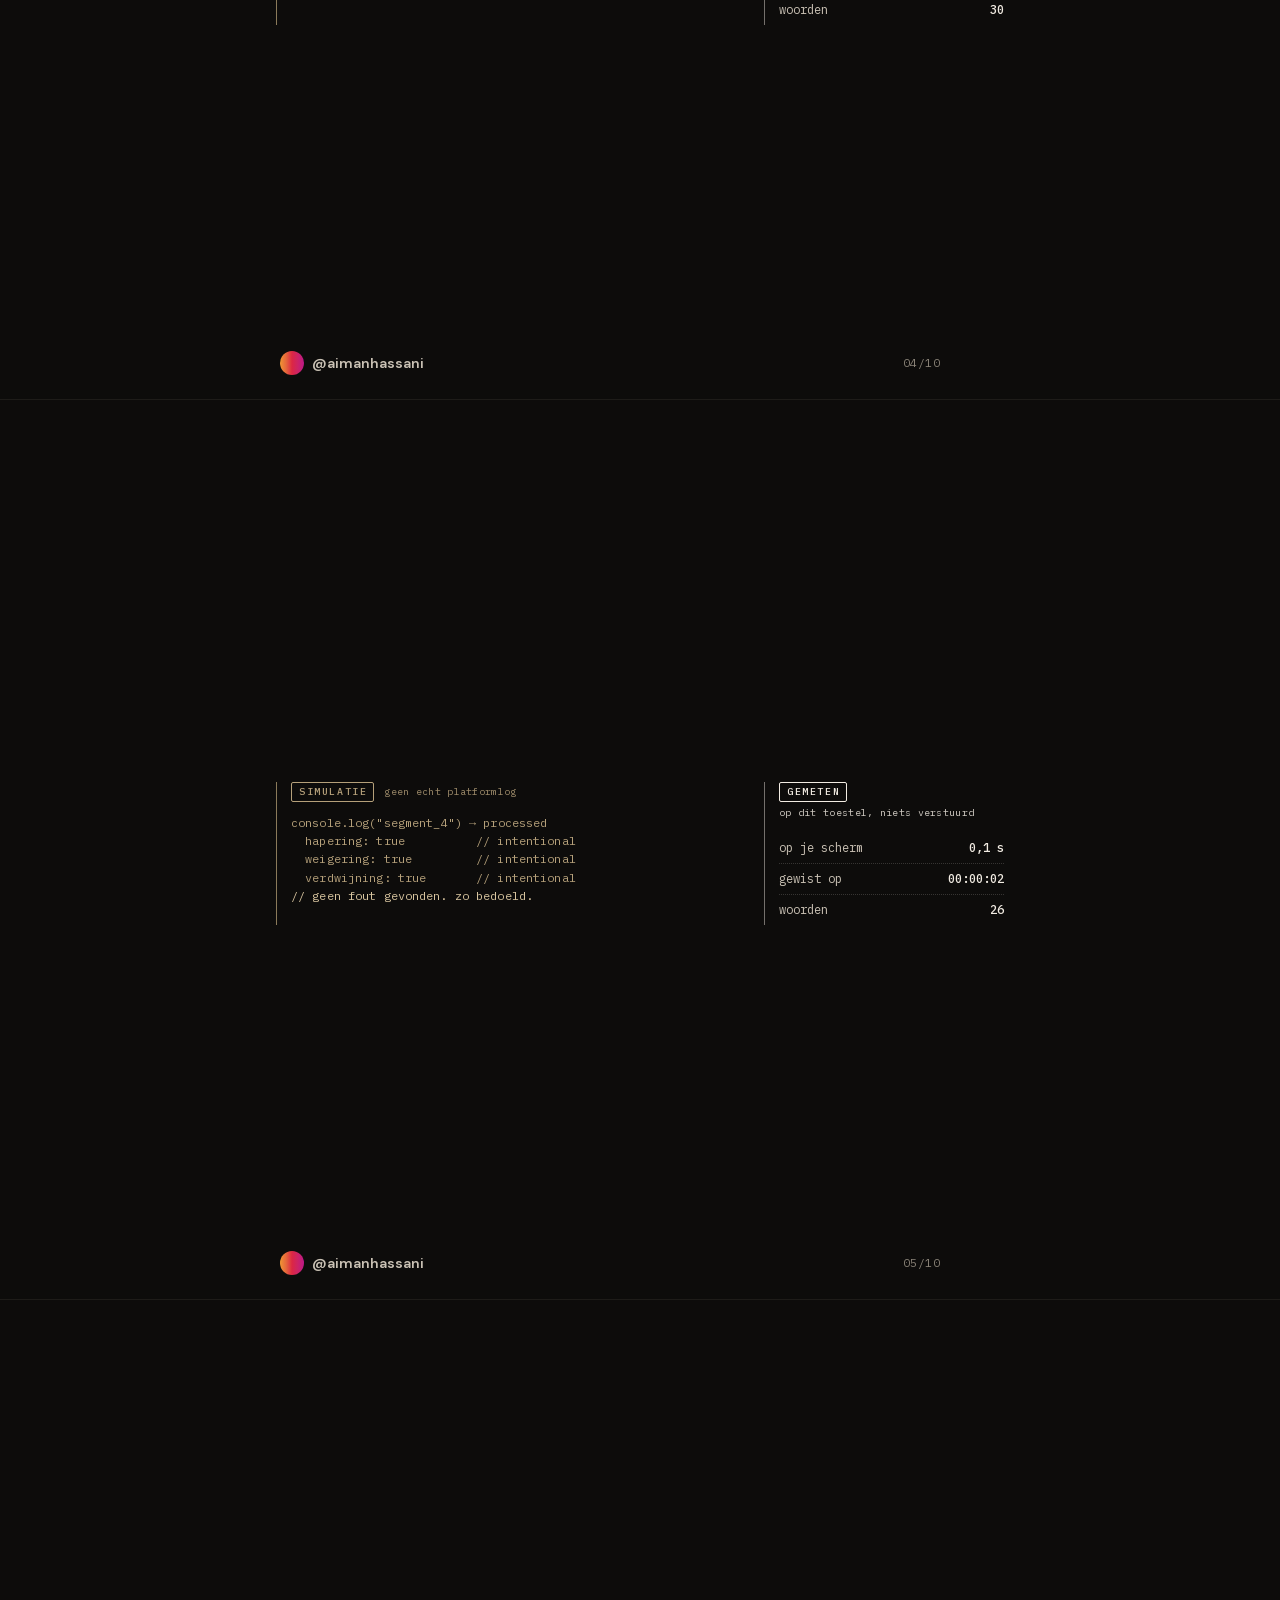
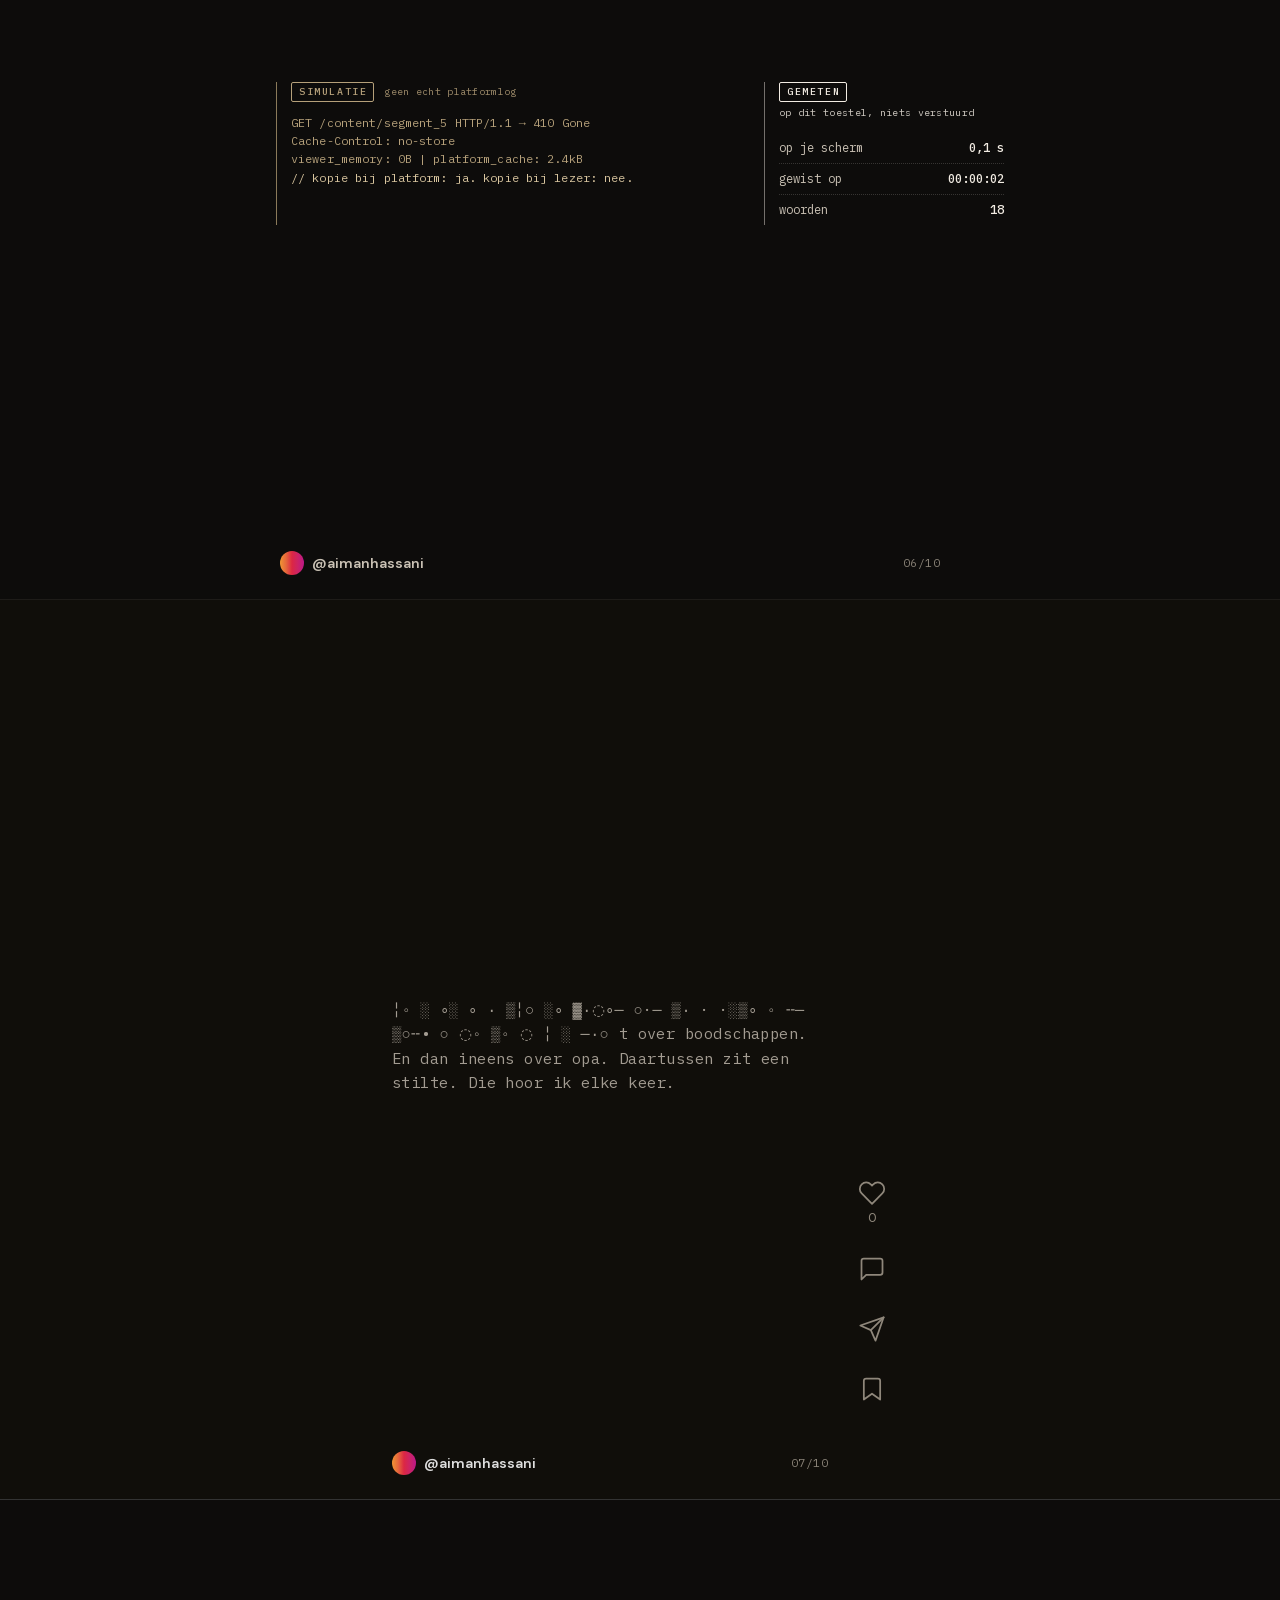
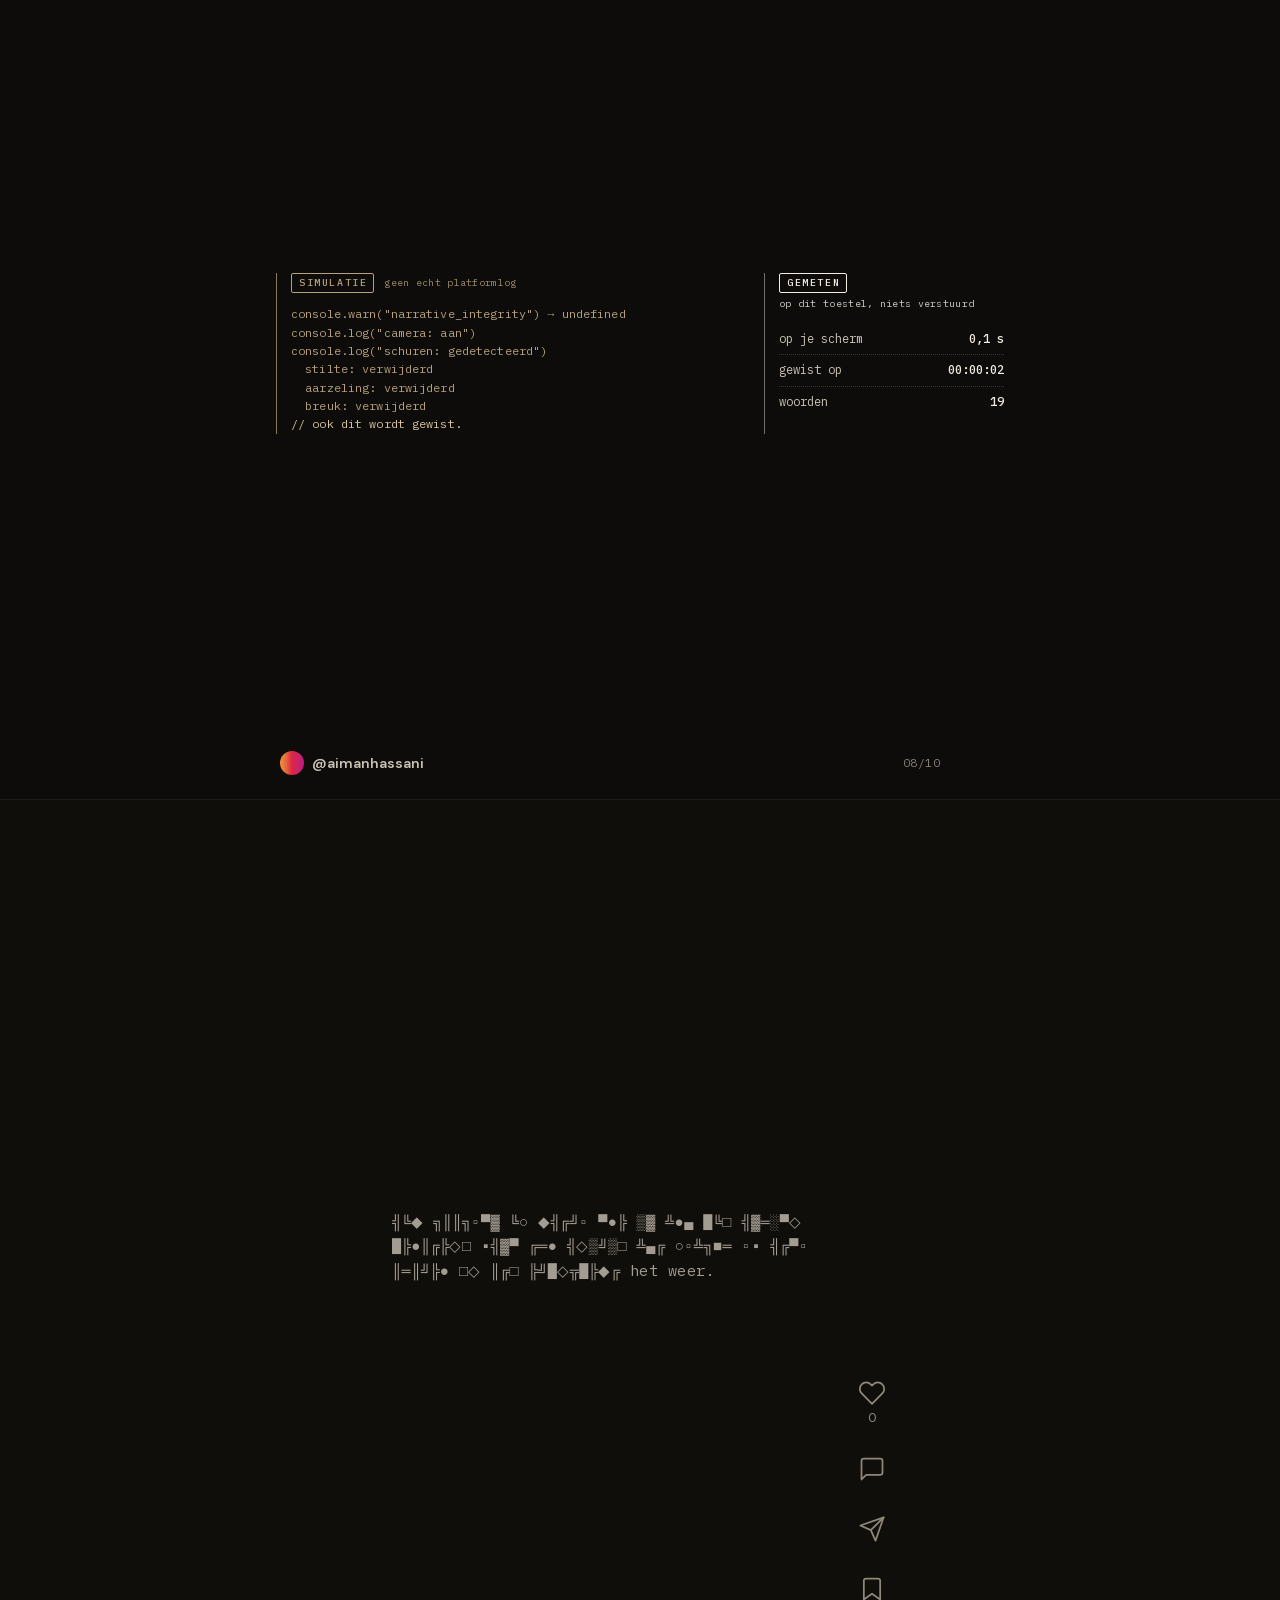
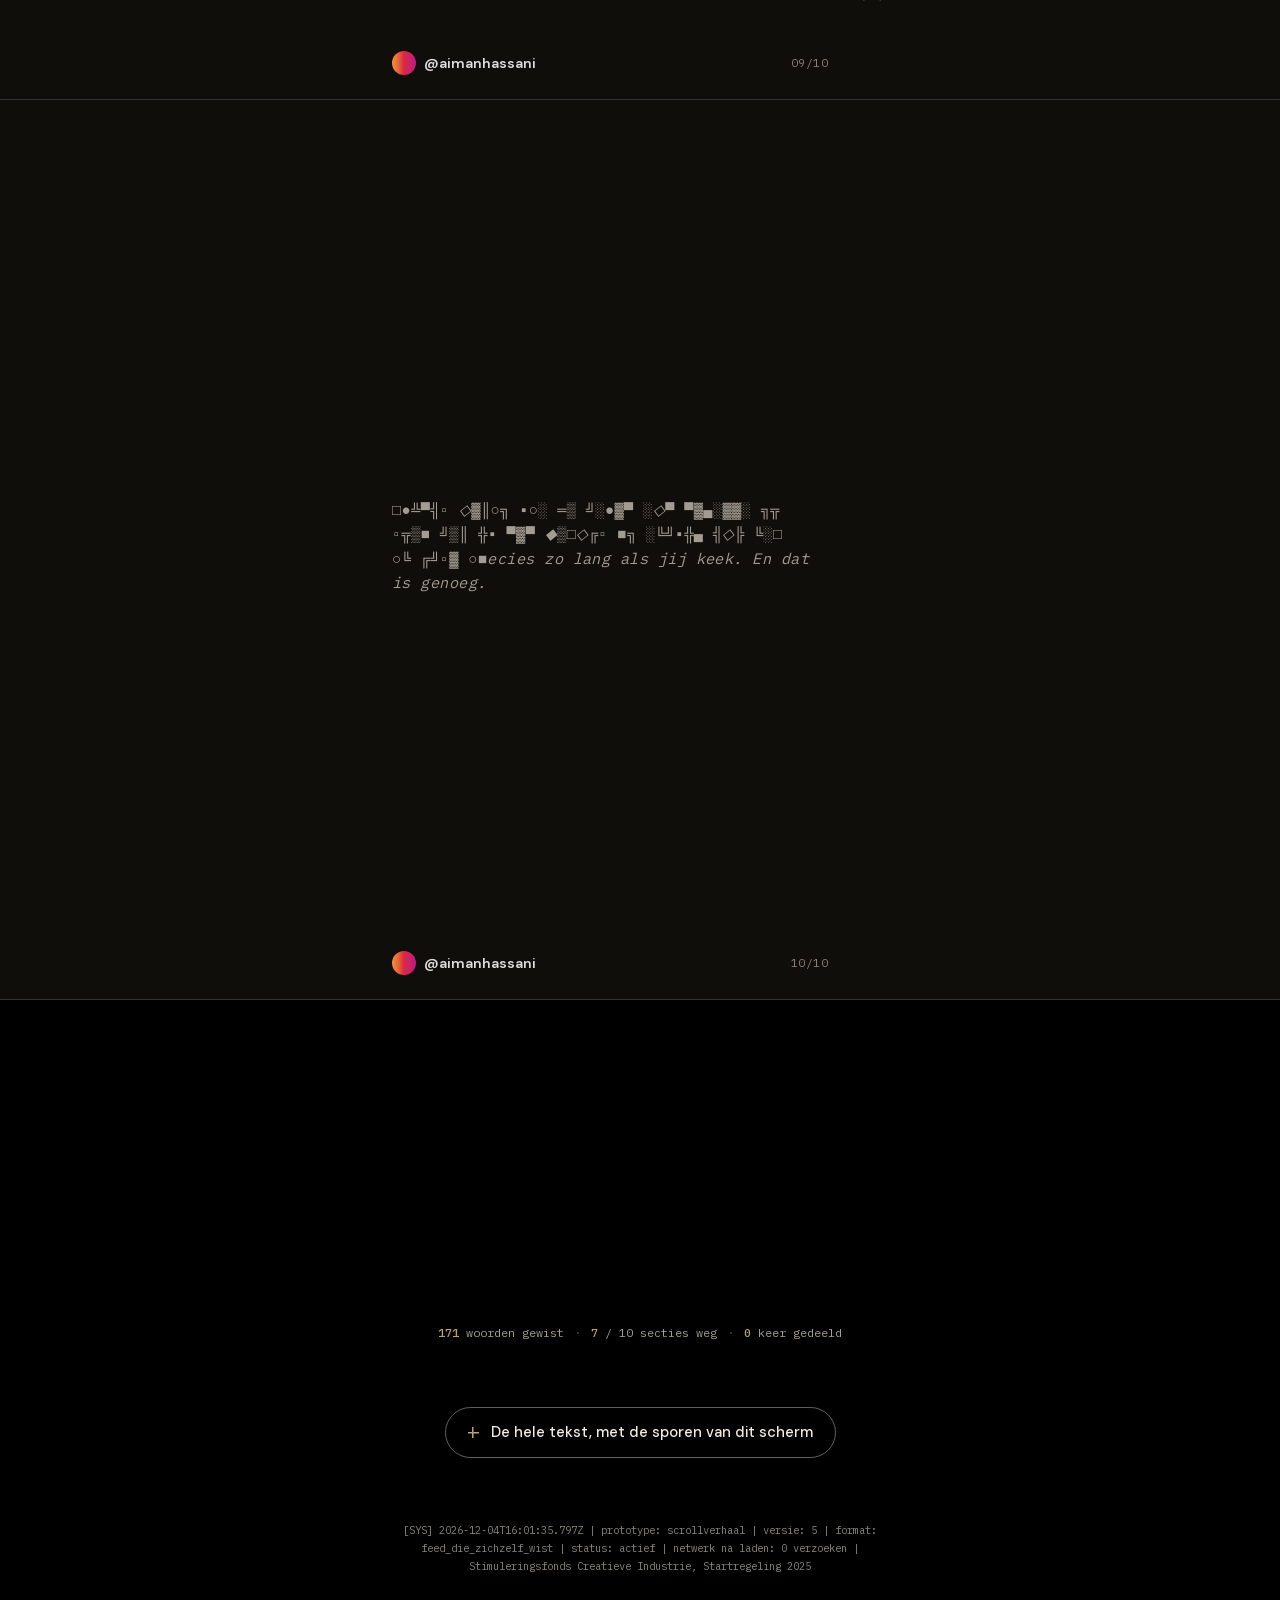
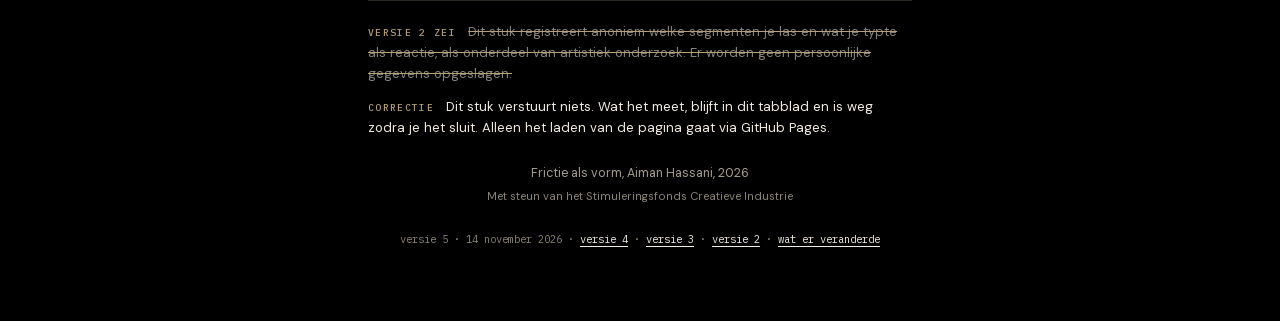
<file: v5/index.html>
<!DOCTYPE html>
<html lang="nl">
<head>
  <meta charset="UTF-8">
  <meta name="viewport" content="width=device-width, initial-scale=1, viewport-fit=cover">
  <meta name="color-scheme" content="light">
  <meta name="theme-color" content="#ffffff">
  <title>Frictie als Vorm</title>
  <!-- Geen favicon-verzoek: ook dat zou het netwerk op gaan. -->
  <link rel="icon" href="data:,">
  <!-- Lettertypes staan naast deze pagina. Geen Google Fonts: ook Google ziet de lezer niet.
       Alles wordt vooraf geladen, zodat na het laden niets meer over het netwerk gaat. -->
  <link rel="preload" href="fonts/instrumentserif-400-latin.woff2" as="font" type="font/woff2" crossorigin>
  <link rel="preload" href="fonts/instrumentserif-italic-latin.woff2" as="font" type="font/woff2" crossorigin>
  <link rel="preload" href="fonts/dmsans-latin-var.woff2" as="font" type="font/woff2" crossorigin>
  <link rel="preload" href="fonts/plexmono-400-latin.woff2" as="font" type="font/woff2" crossorigin>
  <link rel="preload" href="fonts/plexmono-500-latin.woff2" as="font" type="font/woff2" crossorigin>
  <link rel="stylesheet" href="style.css">
</head>
<body>

  <!-- Voor schermlezers en toetsenbord: de hele tekst, zonder wissen. Onzichtbaar tot je met Tab op
       deze link komt. Wie scrollt, wordt naar beneden gedwongen en vindt de hele tekst na het einde. -->
  <a class="skip-link" id="routeLink" href="#archief">Naar de hele tekst</a>

  <svg class="sprite" aria-hidden="true" focusable="false">
    <symbol id="i-heart" viewBox="0 0 24 24"><path d="M20.84 4.61a5.5 5.5 0 0 0-7.78 0L12 5.67l-1.06-1.06a5.5 5.5 0 0 0-7.78 7.78l1.06 1.06L12 21.23l7.78-7.78 1.06-1.06a5.5 5.5 0 0 0 0-7.78z"/></symbol>
    <symbol id="i-comment" viewBox="0 0 24 24"><path d="M21 15a2 2 0 0 1-2 2H7l-4 4V5a2 2 0 0 1 2-2h14a2 2 0 0 1 2 2z"/></symbol>
    <symbol id="i-share" viewBox="0 0 24 24"><line x1="22" y1="2" x2="11" y2="13"/><polygon points="22 2 15 22 11 13 2 9 22 2"/></symbol>
    <symbol id="i-save" viewBox="0 0 24 24"><path d="M19 21l-7-5-7 5V5a2 2 0 0 1 2-2h10a2 2 0 0 1 2 2z"/></symbol>
    <symbol id="i-search" viewBox="0 0 24 24"><circle cx="11" cy="11" r="7"/><line x1="16.5" y1="16.5" x2="22" y2="22"/></symbol>
    <symbol id="i-user" viewBox="0 0 24 24"><path d="M20 21v-2a4 4 0 0 0-4-4H8a4 4 0 0 0-4 4v2"/><circle cx="12" cy="7" r="4"/></symbol>
    <symbol id="i-chevron" viewBox="0 0 24 24"><polyline points="6 9 12 15 18 9"/></symbol>
  </svg>

  <!-- Platformchroom. Het blijft ongerept en doet niets: daarom is het voor schermlezers
       en toetsenbord verborgen. Alleen wat jij las loopt gevaar. -->
  <div class="platform-nav" aria-hidden="true">
    <div class="nav-left"></div>
    <div class="nav-center">
      <span class="nav-tab" id="tabVolgend">Volgend</span>
      <span class="nav-tab nav-tab-active">Voor jou</span>
    </div>
    <div class="nav-right">
      <span class="nav-btn"><svg width="20" height="20" viewBox="0 0 24 24" fill="none" stroke="currentColor" stroke-width="2" stroke-linecap="round" stroke-linejoin="round"><use href="#i-search"/></svg></span>
      <span class="nav-btn"><svg width="20" height="20" viewBox="0 0 24 24" fill="none" stroke="currentColor" stroke-width="2" stroke-linecap="round" stroke-linejoin="round"><use href="#i-heart"/></svg></span>
      <span class="nav-btn"><svg width="20" height="20" viewBox="0 0 24 24" fill="none" stroke="currentColor" stroke-width="2" stroke-linecap="round" stroke-linejoin="round"><use href="#i-user"/></svg></span>
    </div>
  </div>

  <!-- Voortgang die achteruit gaat -->
  <div class="progress" aria-hidden="true">
    <div class="progress-track"><div class="progress-bar" id="progressBar"></div></div>
    <span class="progress-label" id="progressLabel">100% beschikbaar</span>
  </div>

  <!-- Meldingen voor schermlezers: welke alinea net gewist is -->
  <div class="sr-only" id="announcer" role="status" aria-live="polite"></div>


  <main id="main">
    <article class="feed" id="story" aria-label="Frictie als Vorm, scrollverhaal">

      <section class="segment" data-segment="0">
        <div class="post-frame">
          <div class="segment-content">
            <p>Ik lig in bed en scroll. Iemand begint te praten. Ik ben al verder voor de eerste zin af is. Ik weet niet meer wie het was.</p>
          </div>
          <div class="segment-ghost" hidden></div>
          <p class="post-meta" aria-hidden="true"><span class="post-avatar"></span><span class="post-author">@aimanhassani</span><span class="post-count">01/10</span></p>
        </div>
        <div class="scroll-indicator" id="scrollIndicator" aria-hidden="true"><svg width="26" height="26" viewBox="0 0 24 24" fill="none" stroke="currentColor" stroke-width="1.5" stroke-linecap="round" stroke-linejoin="round"><use href="#i-chevron"/></svg></div>
      </section>

      <section class="segment" data-segment="1">
        <div class="post-frame">
          <div class="segment-content">
            <p>Ik spreek een bericht in voor een vriend. Halverwege stop ik. Ik begin opnieuw. Hij krijgt het als tekst. Dat ik twee keer begon, staat er niet in.</p>
          </div>
          <div class="segment-ghost" hidden></div>
          <p class="post-meta" aria-hidden="true"><span class="post-avatar"></span><span class="post-author">@aimanhassani</span><span class="post-count">02/10</span></p>
        </div>
      </section>

      <section class="segment" data-segment="2">
        <div class="post-frame">
          <div class="segment-content">
            <p>Ik begon een film omdat ik de liefde wilde laten zien. De film liep anders. En ergens onderweg draaide de camera naar mij.</p>
          </div>
          <div class="segment-ghost" hidden></div>
          <p class="post-meta" aria-hidden="true"><span class="post-avatar"></span><span class="post-author">@aimanhassani</span><span class="post-count">03/10</span></p>
        </div>
      </section>

      <section class="segment" data-segment="3">
        <div class="post-frame">
          <div class="segment-content">
            <p>Als ik een video post, zie ik daarna hoe lang mensen kijken. De meesten zijn na een paar seconden weg. Ik merk dat ik sneller ga praten. Alsof ik solliciteer.</p>
          </div>
          <div class="segment-ghost" hidden></div>
          <p class="post-meta" aria-hidden="true"><span class="post-avatar"></span><span class="post-author">@aimanhassani</span><span class="post-count">04/10</span></p>
        </div>
      </section>

      <section class="segment" data-segment="4">
        <div class="post-frame">
          <div class="segment-content">
            <p>Ik maak werk vanuit een simpele ergernis. Als een verhaal soepel loopt, verdwijnt er iets. Wie gezien wordt, wie onzichtbaar blijft. Dus werk ik met frictie.</p>
          </div>
          <div class="segment-ghost" hidden></div>
          <p class="post-meta" aria-hidden="true"><span class="post-avatar"></span><span class="post-author">@aimanhassani</span><span class="post-count">05/10</span></p>
        </div>
      </section>

      <section class="segment" data-segment="5">
        <div class="post-frame">
          <div class="segment-content">
            <p>Ik scroll terug. Wat er stond, is weg. Ik weet nog dat het me raakte. Niet meer waarom.</p>
          </div>
          <div class="segment-ghost" hidden></div>
          <p class="post-meta" aria-hidden="true"><span class="post-avatar"></span><span class="post-author">@aimanhassani</span><span class="post-count">06/10</span></p>
        </div>
      </section>

      <section class="segment" data-segment="6">
        <div class="post-frame">
          <div class="segment-content">
            <p>Mijn moeder stuurt me spraakberichten. Ze praat Marokkaans en Nederlands door elkaar. Ze begint over boodschappen. En dan ineens over opa. Daartussen zit een stilte. Die hoor ik elke keer.</p>
          </div>
          <div class="segment-ghost" hidden></div>
          <p class="post-meta" aria-hidden="true"><span class="post-avatar"></span><span class="post-author">@aimanhassani</span><span class="post-count">07/10</span></p>
        </div>
      </section>

      <section class="segment" data-segment="7">
        <div class="post-frame">
          <div class="segment-content">
            <p>En ook hier pak ik weer me camera, om meer te begrijpen. Soms schuurt dat. Ik film toch door.</p>
          </div>
          <div class="segment-ghost" hidden></div>
          <p class="post-meta" aria-hidden="true"><span class="post-avatar"></span><span class="post-author">@aimanhassani</span><span class="post-count">08/10</span></p>
        </div>
      </section>

      <section class="segment" data-segment="8">
        <div class="post-frame">
          <div class="segment-content">
            <p>Dit verhaal is bijna op. Ik zou het willen bewaren. Maar dan blijft het alleen in mijn hoofd. En dan verdwijnt het weer.</p>
          </div>
          <div class="segment-ghost" hidden></div>
          <p class="post-meta" aria-hidden="true"><span class="post-avatar"></span><span class="post-author">@aimanhassani</span><span class="post-count">09/10</span></p>
        </div>
      </section>

      <!-- Laatste alinea: geen knoppen. Het systeem heeft geen eigen taal meer. -->
      <section class="segment segment-final" data-segment="9">
        <div class="post-frame">
          <div class="segment-content">
            <p>Scroll terug als je wilt. Het verhaal is weg. Wat er nog staat, is bewijs dat het er was. Precies zo lang als jij keek. En dat is genoeg.</p>
          </div>
          <div class="segment-ghost" hidden></div>
          <p class="post-meta" aria-hidden="true"><span class="post-avatar"></span><span class="post-author">@aimanhassani</span><span class="post-count">10/10</span></p>
        </div>
      </section>

    </article>

    <!-- Na de feed. Altijd minstens een scherm hoog, zodat ook de laatste alinea dezelfde
         regel volgt als de rest: het einde klopt op elk scherm. -->
    <div class="after" id="after">

      <section class="endcard" aria-labelledby="endTitle">
        <h2 class="sr-only" id="endTitle">Einde van de feed</h2>
        <p class="farewell" id="farewell" aria-hidden="true"></p>
        <p class="farewell-correction" id="farewellCorrection" aria-hidden="true"></p>
        <p class="footer-stats">
          <span class="stat"><span class="stat-num" id="wordsLost">0</span> woorden gewist</span>
          <span class="stat-sep" aria-hidden="true">·</span>
          <span class="stat"><span class="stat-num" id="segmentsGone">0</span> / 10 secties weg</span>
          <span class="stat-sep" aria-hidden="true">·</span>
          <span class="stat"><span class="stat-num">0</span> keer gedeeld</span>
        </p>
      </section>

      <section class="archive" id="archief" aria-labelledby="archiefTitel">
        <details class="archive-box" id="archiveBox">
          <summary id="archiefTitel">De hele tekst, met de sporen van dit scherm</summary>
          <div class="archive-body">
            <p class="archive-rule">regel: een post die op je scherm heeft gestaan, vervaagt zodra je verder scrollt en de onderkant van de tekst de helft van je scherm passeert, en wordt gewist zodra die het bovenste derde bereikt. wat je overslaat, blijft staan. voor iedereen hetzelfde, op elk scherm. tijdcodes tellen vanaf het openen van deze pagina.</p>
            <ol class="archive-list" id="archiveList" role="list"></ol>
            <dl class="manifest" id="manifest">
              <div>
                <dt>bewaard</dt>
                <dd>alleen in dit tabblad: per alinea de tijd op je scherm, het moment van wissen en het aantal woorden. weg zodra je het tabblad sluit.</dd>
              </div>
              <div>
                <dt>niet bewaard</dt>
                <dd>wat je typte (alleen het aantal tekens), wie je bent, of je echt las.</dd>
              </div>
              <div>
                <dt>verstuurd</dt>
                <dd id="manifestNet">niets door dit stuk.</dd>
              </div>
            </dl>
          </div>
        </details>
      </section>

      <footer class="colophon">
        <p class="footer-system" id="footerSystem"></p>
        <div class="correction">
          <p class="was"><span class="tag">versie 2 zei</span> <del>Dit stuk registreert anoniem welke segmenten je las en wat je typte als reactie, als onderdeel van artistiek onderzoek. Er worden geen persoonlijke gegevens opgeslagen.</del></p>
          <p class="is"><span class="tag">correctie</span> Dit stuk verstuurt niets. Wat het meet, blijft in dit tabblad en is weg zodra je het sluit. Alleen het laden van de pagina gaat via GitHub Pages.</p>
        </div>
        <p class="credit">Frictie als vorm, Aiman Hassani, 2026<br>
        <span class="credit-sub">Met steun van het Stimuleringsfonds Creatieve Industrie</span></p>
        <p class="versions">versie 5 · 14 november 2026 · <a href="../v4/">versie 4</a> · <a href="../v3/">versie 3</a> · <a href="../v2/">versie 2</a> · <a href="../CHANGELOG.html">wat er veranderde</a></p>
      </footer>

    </div>
  </main>

  <!-- Knoppen onder elke alinea, behalve de laatste -->
  <template id="tplUI">
    <div class="segment-ui">
      <button type="button" class="ui-heart" aria-label="Vind ik leuk" aria-pressed="false"><svg width="22" height="22" viewBox="0 0 24 24" fill="none" stroke="currentColor" stroke-width="1.5" stroke-linecap="round" stroke-linejoin="round" aria-hidden="true" focusable="false"><use href="#i-heart"/></svg><span class="heart-count">0</span></button>
      <button type="button" class="ui-comment" aria-label="Reageren" aria-expanded="false"><svg width="22" height="22" viewBox="0 0 24 24" fill="none" stroke="currentColor" stroke-width="1.5" stroke-linecap="round" stroke-linejoin="round" aria-hidden="true" focusable="false"><use href="#i-comment"/></svg></button>
      <button type="button" class="ui-share" aria-label="Delen"><svg width="22" height="22" viewBox="0 0 24 24" fill="none" stroke="currentColor" stroke-width="1.5" stroke-linecap="round" stroke-linejoin="round" aria-hidden="true" focusable="false"><use href="#i-share"/></svg><span class="ui-err">niet deelbaar</span></button>
      <button type="button" class="ui-save" aria-label="Opslaan"><svg width="22" height="22" viewBox="0 0 24 24" fill="none" stroke="currentColor" stroke-width="1.5" stroke-linecap="round" stroke-linejoin="round" aria-hidden="true" focusable="false"><use href="#i-save"/></svg><span class="ui-err">niet op te slaan</span></button>
    </div>
  </template>

  <script src="script.js"></script>
</body>
</html>
</file>
<file: v3/style.css>
/* Frictie als Vorm, scrollverhaal versie 3 */

/*
  VIER REGISTERS
  1. platform   intro en knoppen: DM Sans, wit chroom. Ziet eruit als een post.
  2. essay      de alinea's: Instrument Serif, warm creme. Iemand schreef dit.
  3. machine    simulatie: IBM Plex Mono in amber. Verzonnen platformtaal, als simulatie gelabeld.
  4. correctie  gemeten: IBM Plex Mono in creme. Wat er bij deze lezing echt gebeurde.

  Het creme van het essay keert terug in de meting: de correctie staat aan de kant van de tekst,
  niet aan de kant van het platform. Versie 2 kende de eerste drie registers.

  Lettertypes staan naast deze pagina (SIL Open Font License, zie fonts/), alleen de Latijnse
  tekenset. Andere tekens vallen terug op de lettertypes van het toestel, zonder netwerkverzoek.
*/

@font-face {
  font-family: 'Instrument Serif';
  font-style: normal;
  font-weight: 400;
  font-display: swap;
  src: url('fonts/instrumentserif-400-latin.woff2') format('woff2');
  unicode-range: U+0000-00FF, U+0131, U+0152-0153, U+02BB-02BC, U+02C6, U+02DA, U+02DC, U+0304, U+0308, U+0329, U+2000-206F, U+20AC, U+2122, U+2191, U+2193, U+2212, U+2215, U+FEFF, U+FFFD;
}

@font-face {
  font-family: 'Instrument Serif';
  font-style: italic;
  font-weight: 400;
  font-display: swap;
  src: url('fonts/instrumentserif-italic-latin.woff2') format('woff2');
  unicode-range: U+0000-00FF, U+0131, U+0152-0153, U+02BB-02BC, U+02C6, U+02DA, U+02DC, U+0304, U+0308, U+0329, U+2000-206F, U+20AC, U+2122, U+2191, U+2193, U+2212, U+2215, U+FEFF, U+FFFD;
}

@font-face {
  font-family: 'DM Sans';
  font-style: normal;
  font-weight: 400 700;
  font-display: swap;
  src: url('fonts/dmsans-latin-var.woff2') format('woff2');
  unicode-range: U+0000-00FF, U+0131, U+0152-0153, U+02BB-02BC, U+02C6, U+02DA, U+02DC, U+0304, U+0308, U+0329, U+2000-206F, U+20AC, U+2122, U+2191, U+2193, U+2212, U+2215, U+FEFF, U+FFFD;
}

@font-face {
  font-family: 'IBM Plex Mono';
  font-style: normal;
  font-weight: 400;
  font-display: swap;
  src: url('fonts/plexmono-400-latin.woff2') format('woff2');
  unicode-range: U+0000-00FF, U+0131, U+0152-0153, U+02BB-02BC, U+02C6, U+02DA, U+02DC, U+0304, U+0308, U+0329, U+2000-206F, U+20AC, U+2122, U+2191, U+2193, U+2212, U+2215, U+FEFF, U+FFFD;
}

@font-face {
  font-family: 'IBM Plex Mono';
  font-style: normal;
  font-weight: 500;
  font-display: swap;
  src: url('fonts/plexmono-500-latin.woff2') format('woff2');
  unicode-range: U+0000-00FF, U+0131, U+0152-0153, U+02BB-02BC, U+02C6, U+02DA, U+02DC, U+0304, U+0308, U+0329, U+2000-206F, U+20AC, U+2122, U+2191, U+2193, U+2212, U+2215, U+FEFF, U+FFFD;
}

:root {
  --bg: #f2ece3;
  --text: #1a1814;
  --text-muted: #6b6360;
  --platform-bg: #ffffff;
  --platform-border: #dbdbdb;
  --platform-text: #262626;
  --platform-muted: #737373;
  --border: #d8d0c8;

  --ghost: #b5a07a;
  --ghost-light: #d8c59f;
  --ghost-border: #8a7a5a;
  --ground: #0d0c0b;
  --ground-border: #1e1c19;
  --void: #000000;

  --cream: #f2ece3;
  --cream-dim: #c9c1b4;
  --ash: #8a8378;

  --ig-gradient: linear-gradient(90deg, #f09433 0%, #e6683c 25%, #dc2743 50%, #cc2366 75%, #bc1888 100%);

  --serif: 'Instrument Serif', Georgia, 'Times New Roman', serif;
  --sans: 'DM Sans', system-ui, -apple-system, 'Segoe UI', sans-serif;
  --mono: 'IBM Plex Mono', ui-monospace, Menlo, Consolas, monospace;

  --nav-h: 48px;
  --measure: 34rem;
  --gutter: 20px;
}

*,
*::before,
*::after {
  margin: 0;
  padding: 0;
  box-sizing: border-box;
}

html {
  /* Het script houdt de tekst zelf op zijn plek wanneer een spoor langer is dan zijn alinea.
     Ankeren door de browser staat uit, zodat er niet twee keer wordt gecorrigeerd. */
  overflow-anchor: none;
  -webkit-text-size-adjust: 100%;
  text-size-adjust: 100%;
  scroll-padding-top: calc(var(--nav-h) + 20px);
}

body {
  overflow-anchor: none;
  background: var(--bg);
  color: var(--text);
  font-family: var(--sans);
  font-size: 1rem;
  line-height: 1.6;
  overflow-x: hidden;
  overflow-x: clip;
  -webkit-font-smoothing: antialiased;
  -moz-osx-font-smoothing: grayscale;
}

[hidden] {
  display: none !important;
}

.sprite {
  position: absolute;
  width: 0;
  height: 0;
  overflow: hidden;
}

/* De route naar de hele tekst, alleen voor toetsenbord en schermlezer. Wie scrolt, ziet hem niet:
   het stuk dwingt je naar beneden, en de hele tekst staat pas na het einde. */
.skip-link {
  position: fixed;
  top: 8px;
  left: 8px;
  z-index: 1000;
  padding: 10px 14px;
  font-family: var(--sans);
  font-size: 0.9rem;
  font-weight: 500;
  color: var(--cream);
  background: var(--void);
  border-radius: 4px;
  text-decoration: none;
  transform: translateY(-200%);
}

.skip-link:focus,
.skip-link:focus-visible {
  transform: none;
  outline: 2px solid var(--ghost);
  outline-offset: 2px;
}

.sr-only {
  position: absolute;
  width: 1px;
  height: 1px;
  padding: 0;
  margin: -1px;
  overflow: hidden;
  clip: rect(0, 0, 0, 0);
  white-space: nowrap;
  border: 0;
}

:focus-visible {
  outline: 2px solid currentColor;
  outline-offset: 3px;
  border-radius: 2px;
}

a {
  color: inherit;
}

button {
  font: inherit;
  color: inherit;
}

/* ---- PLATFORMCHROOM ---- */
.platform-nav {
  position: fixed;
  top: 0;
  left: 0;
  right: 0;
  height: var(--nav-h);
  background: #fff;
  border-bottom: 1px solid var(--platform-border);
  display: flex;
  align-items: center;
  justify-content: space-between;
  padding: 0 16px;
  z-index: 100;
  user-select: none;
  -webkit-user-select: none;
}

.nav-left,
.nav-right {
  width: 84px;
}

.nav-center {
  display: flex;
  gap: 20px;
  align-items: center;
}

.nav-tab {
  font-size: 0.9rem;
  font-weight: 500;
  color: rgba(38, 38, 38, 0.45);
  padding: 4px 0;
  position: relative;
}

.nav-tab-active {
  color: var(--platform-text);
  font-weight: 700;
}

.nav-tab-active::after {
  content: '';
  position: absolute;
  bottom: -15px;
  left: 0;
  right: 0;
  height: 2px;
  background: var(--platform-text);
  border-radius: 2px;
}

/* Vier alinea's weg: alleen "Volgend" breekt. Het chroom blijft wit. */
.platform-nav.glitching #tabVolgend {
  color: var(--ghost);
  font-family: var(--mono);
  font-size: 0.72rem;
  letter-spacing: 0.04em;
}

.nav-right {
  display: flex;
  align-items: center;
  justify-content: flex-end;
  gap: 14px;
}

.nav-btn {
  display: flex;
  color: var(--platform-text);
}

/* ---- VOORTGANG ---- */
.progress {
  position: fixed;
  top: var(--nav-h);
  left: 0;
  right: 0;
  z-index: 99;
  pointer-events: none;
}

.progress-track {
  height: 3px;
  background: #eee;
  transition: background 0.5s ease;
}

.progress-bar {
  height: 100%;
  width: 100%;
  background: var(--ig-gradient);
  transition: width 0.4s ease, opacity 1s ease;
}

/* Meer dan de helft weg: het vrolijke verloop kan niet meer optreden. */
.progress-bar.bar-fading {
  opacity: 0.35;
}

.progress-label {
  position: absolute;
  top: 8px;
  right: 12px;
  font-family: var(--mono);
  font-size: 0.66rem;
  line-height: 1;
  letter-spacing: 0.02em;
  color: var(--text-muted);
  background: rgba(242, 236, 227, 0.9);
  padding: 4px 7px;
  border-radius: 3px;
  transition: color 0.5s ease, background 0.5s ease;
}

body.low .progress-label {
  color: #7d6b45;
}

/* ---- INTRO: een gewone post ---- */
.intro {
  min-height: 100vh;
  min-height: 100svh;
  display: flex;
  flex-direction: column;
  justify-content: center;
  align-items: center;
  padding: 80px 24px 40px;
  background: var(--platform-bg);
  border-bottom: 1px solid var(--platform-border);
}

.intro-inner {
  max-width: 480px;
  width: 100%;
}

.intro-meta {
  display: flex;
  align-items: center;
  gap: 6px;
  font-size: 0.85rem;
  color: var(--platform-muted);
  margin-bottom: 10px;
}

.intro-avatar {
  width: 22px;
  height: 22px;
  border-radius: 50%;
  background: var(--ig-gradient);
  flex-shrink: 0;
}

.intro-author {
  font-weight: 600;
  color: var(--platform-text);
}

.intro-dot {
  color: #c7c7c7;
}

.intro-caption {
  font-size: 1rem;
  line-height: 1.65;
  color: var(--platform-text);
  letter-spacing: -0.012em;
  margin-bottom: 4px;
}

.intro-caption:focus {
  outline: none;
}

.intro-more-link {
  background: none;
  border: 0;
  padding: 2px 0;
  font-size: 0.875rem;
  font-weight: 500;
  color: var(--platform-muted);
  cursor: pointer;
}

.intro-more-link:hover {
  color: #444;
}

.scroll-indicator {
  color: #8e8e8e;
  margin-top: auto;
  padding-bottom: 24px;
  animation: bounce 2s ease-in-out infinite;
  transition: opacity 0.5s ease;
}

.scroll-indicator.gone {
  opacity: 0;
}

@keyframes bounce {
  0%,
  100% {
    transform: translateY(0);
    opacity: 0.55;
  }
  50% {
    transform: translateY(10px);
    opacity: 1;
  }
}

/* ---- DE FEED ---- */
.feed {
  max-width: calc(var(--measure) + 2 * var(--gutter));
  margin: 0 auto;
  padding: 0 var(--gutter);
}

.segment {
  position: relative;
  padding: 40px 0 34px;
  border-bottom: 1px solid var(--border);
}

.segment-content {
  position: relative;
  transition: opacity 0.8s ease, filter 0.8s ease;
}

/* Essay: een stem die weigert caption te zijn. Op de telefoon minstens 20 px. */
.segment-content p {
  font-family: var(--serif);
  font-size: clamp(1.3rem, 1.12rem + 0.75vw, 1.6rem);
  line-height: 1.5;
  letter-spacing: -0.003em;
  color: var(--text);
  text-wrap: pretty;
  hanging-punctuation: first;
}

.segment-final .segment-content p {
  font-style: italic;
}

/* ---- KNOPPEN ---- */
.segment-ui {
  display: flex;
  align-items: center;
  gap: 2px;
  margin: 10px -11px 0;
}

.segment-ui button {
  background: none;
  border: none;
  color: var(--platform-text);
  cursor: pointer;
  min-width: 44px;
  min-height: 44px;
  padding: 10px 11px;
  display: inline-flex;
  align-items: center;
  justify-content: center;
  gap: 6px;
  transition: opacity 0.2s ease, transform 0.1s ease, color 1.5s ease;
  -webkit-tap-highlight-color: transparent;
}

.segment-ui button:hover {
  opacity: 0.6;
}

.segment-ui button:active {
  transform: scale(0.92);
}

.ui-save {
  margin-left: auto;
}

.ui-heart.liked svg {
  fill: #ed4956;
  stroke: #ed4956;
}

.heart-count {
  font-size: 0.78rem;
  color: var(--platform-muted);
  min-width: 12px;
}

.ui-err {
  display: none;
  font-size: 0.72rem;
}

.ui-share.share-failed svg,
.ui-save.save-failed svg {
  display: none;
}

.ui-share.share-failed,
.ui-save.save-failed {
  cursor: default;
  pointer-events: none;
  color: #8a7a5a;
}

.ui-share.share-failed .ui-err,
.ui-save.save-failed .ui-err {
  display: inline;
}

/* Na een poging is de mogelijkheid weg. */
.ui-comment.comment-done {
  display: none;
}

/* ---- REACTIE ---- */
.comment-input-wrap {
  display: flex;
  align-items: center;
  gap: 8px;
  margin-top: 10px;
}

.comment-field {
  flex: 1;
  min-width: 0;
  background: transparent;
  border: none;
  border-bottom: 1px solid var(--border);
  border-radius: 0;
  font-family: var(--sans);
  font-size: 1rem;
  color: var(--text);
  -webkit-text-fill-color: var(--text);
  padding: 6px 0;
  caret-color: var(--text);
  -webkit-appearance: none;
  appearance: none;
}

.comment-field:focus {
  outline: none;
  border-bottom-color: currentColor;
}

.comment-field::placeholder {
  color: var(--text-muted);
  -webkit-text-fill-color: var(--text-muted);
}

.comment-send {
  background: none;
  border: none;
  color: var(--text-muted);
  cursor: pointer;
  min-width: 44px;
  min-height: 44px;
  display: inline-flex;
  align-items: center;
  justify-content: center;
}

.comment-send:hover {
  color: var(--text);
}

/* Even, in jouw register: jij schreef het. */
.comment-bubble {
  margin-top: 10px;
  font-family: var(--serif);
  font-size: 1.1rem;
  line-height: 1.5;
  color: var(--text-muted);
  padding-left: 12px;
  border-left: 1px solid var(--border);
}

.comment-bubble:focus,
.comment-ghost:focus {
  outline: none;
}

/* Het bonnetje van het platform, en de correctie eronder. */
.comment-ghost,
.comment-correction {
  font-family: var(--mono);
  font-size: 0.72rem;
  line-height: 1.5;
  letter-spacing: 0.02em;
}

.comment-ghost {
  margin-top: 10px;
  color: #8a7a5a;
}

.comment-correction {
  margin-top: 2px;
  color: var(--text);
}

body.is-dark .comment-ghost {
  color: var(--ghost);
}

body.is-dark .comment-correction {
  color: var(--cream);
}

/* ---- VERVAGEN ---- */
.segment.dissolving .segment-content {
  opacity: 0.2;
  filter: blur(2px);
}

.segment.dissolving .segment-ui {
  opacity: 0.2;
}

/* ---- OVERSCHRIJVEN ---- */
.segment.scrambling {
  overflow: hidden;
}

.segment.scrambling .segment-content p {
  font-family: var(--mono);
  font-size: 0.95rem;
  line-height: 1.6;
  color: #999;
  letter-spacing: 0.03em;
}

/* ---- GEWIST: de band met het spoor ---- */
.segment.dissolved {
  background: var(--ground);
  border-bottom-color: var(--ground-border);
  margin-inline: calc(-1 * var(--gutter));
  padding: 26px var(--gutter) 30px;
}

.segment.dissolved .segment-content,
.segment.dissolved .segment-ui,
.segment.dissolved .comment-input-wrap,
.segment.dissolved .comment-bubble,
.segment.dissolved .comment-ghost,
.segment.dissolved .comment-correction {
  display: none;
}

.segment-ghost {
  display: grid;
  gap: 22px;
  align-content: start;
  animation: ghost-appear 0.5s ease-out;
}

.segment-ghost:focus {
  outline: none;
}

.segment-ghost:focus-visible {
  outline: 1px solid var(--cream-dim);
  outline-offset: 6px;
}

/* Data verschijnt niet dramatisch. Ze is er gewoon. */
@keyframes ghost-appear {
  from {
    opacity: 0;
  }
  to {
    opacity: 1;
  }
}

.trace {
  min-width: 0;
  padding-left: 14px;
}

.trace-sim {
  color: var(--ghost);
  border-left: 1px solid var(--ghost-border);
}

.trace-real {
  color: var(--cream);
  border-left: 1px solid rgba(242, 236, 227, 0.45);
}

.trace-tag {
  display: flex;
  flex-wrap: wrap;
  align-items: baseline;
  gap: 4px 10px;
  margin-bottom: 12px;
  font-family: var(--mono);
  font-size: 0.62rem;
  line-height: 1.5;
  letter-spacing: 0.03em;
}

.tag-name {
  font-weight: 500;
  letter-spacing: 0.16em;
  text-transform: uppercase;
  padding: 2px 6px 1px 7px;
  border: 1px solid currentColor;
  border-radius: 2px;
}

.tag-note {
  opacity: 0.85;
}

.trace-log {
  margin: 0;
  font-family: var(--mono);
  font-size: 0.74rem;
  line-height: 1.55;
  letter-spacing: 0.01em;
  white-space: pre-wrap;
  overflow-wrap: anywhere;
  color: var(--ghost);
}

/* De //-regels zijn de enige menselijke zinnen in het log. */
.log-comment {
  color: var(--ghost-light);
}

.log-line[lang='ar'] {
  font-family: 'Geeza Pro', 'Noto Naskh Arabic', 'Segoe UI', Tahoma, sans-serif;
  font-size: 1.12em;
  unicode-bidi: isolate;
}

/* Segment 6 (de zevende alinea, de moeder): zelfde kleur, iets groter. Hier viel meer te verliezen. */
.segment[data-segment='6'] .trace-log {
  font-size: 0.78rem;
}

.trace-data {
  font-family: var(--mono);
  font-size: 0.76rem;
  line-height: 1.5;
}

.trace-data > div {
  display: flex;
  justify-content: space-between;
  align-items: baseline;
  gap: 16px;
  padding: 6px 0;
  border-bottom: 1px dotted rgba(242, 236, 227, 0.18);
}

.trace-data > div:last-child {
  border-bottom: 0;
}

.trace-data dt {
  color: var(--cream-dim);
}

.trace-data dd {
  color: var(--cream);
  font-weight: 500;
  font-variant-numeric: tabular-nums;
  text-align: right;
}

/* De laatste alinea: het systeem heeft geen eigen taal meer, alleen de meting blijft. */
.segment-final.dissolved {
  background: var(--void);
  border-bottom-color: var(--void);
}

.segment-final .segment-ghost {
  max-width: 20rem;
  margin-inline: auto;
}

/* Breed scherm: de band wordt breder dan de tekst. Simulatie links, meting ernaast. */
@media (min-width: 900px) {
  .segment.dissolved {
    margin-inline: calc((100% - min(48rem, 100vw - 64px)) / 2);
    padding: 30px 32px 34px;
  }

  .segment-ghost {
    grid-template-columns: minmax(0, 1fr) minmax(13rem, 15rem);
    column-gap: 36px;
  }

  .segment-final .segment-ghost {
    grid-template-columns: minmax(0, 1fr);
  }
}

/* ---- NA DE FEED ---- */
/* Minstens een scherm hoog: zo kan ook de laatste alinea de regel volgen. */
.after {
  background: var(--void);
  color: var(--cream);
  min-height: 100vh;
  min-height: 100lvh;
  padding: clamp(64px, 12vh, 140px) var(--gutter) 72px;
  display: flex;
  flex-direction: column;
  align-items: center;
  gap: 64px;
}

.endcard {
  display: grid;
  justify-items: center;
  gap: 36px;
  text-align: center;
}

/* Het slotspoor uit versie 2, woord voor woord. Nu leesbaar van contrast. */
.farewell {
  font-family: var(--sans);
  font-size: 1rem;
  line-height: 2.3;
  letter-spacing: 0.02em;
  color: rgba(242, 236, 227, 0.8);
  white-space: pre-line;
  /* De plek is er vanaf het begin, onzichtbaar: als het slotspoor komt, verspringt er niets. */
  visibility: hidden;
}

.farewell.shown {
  visibility: visible;
  animation: final-appear 2.5s ease-out;
}

/* De meting naast het slotspoor: "gelezen" meet niemand. */
.farewell-correction {
  margin-top: -14px;
  max-width: 26rem;
  font-family: var(--mono);
  font-size: 0.72rem;
  line-height: 1.6;
  color: var(--cream-dim);
  padding-left: 12px;
  border-left: 1px solid rgba(242, 236, 227, 0.45);
  text-align: left;
  visibility: hidden;
}

.farewell-correction.shown {
  visibility: visible;
  animation: final-appear 3s ease-out;
}

@keyframes final-appear {
  0% {
    opacity: 0;
  }
  55% {
    opacity: 0;
  }
  100% {
    opacity: 1;
  }
}

.footer-stats {
  display: flex;
  flex-wrap: wrap;
  justify-content: center;
  gap: 6px 10px;
  font-family: var(--mono);
  font-size: 0.74rem;
  color: #a59d91;
}

.stat-num {
  color: var(--ghost);
  font-weight: 500;
}

.stat-sep {
  color: #4a4640;
}

/* ---- ARCHIEF ---- */
.archive {
  width: min(100%, var(--measure));
}

.archive-box > summary {
  list-style: none;
  cursor: pointer;
  display: flex;
  align-items: center;
  justify-content: center;
  gap: 12px;
  width: fit-content;
  margin-inline: auto;
  padding: 13px 22px;
  font-family: var(--sans);
  font-size: 0.92rem;
  font-weight: 500;
  color: var(--cream);
  border: 1px solid rgba(242, 236, 227, 0.4);
  border-radius: 999px;
  transition: border-color 0.2s ease, background 0.2s ease;
}

.archive-box > summary::-webkit-details-marker {
  display: none;
}

.archive-box > summary::before {
  content: '';
  flex: none;
  width: 11px;
  height: 11px;
  color: var(--ghost);
  background:
    linear-gradient(currentColor, currentColor) center / 100% 1.5px no-repeat,
    linear-gradient(currentColor, currentColor) center / 1.5px 100% no-repeat;
  transition: transform 0.2s ease;
}

.archive-box[open] > summary::before {
  transform: rotate(45deg);
}

.archive-box > summary:hover {
  border-color: var(--cream);
  background: rgba(242, 236, 227, 0.06);
}

.archive-box > summary:focus-visible {
  outline: 2px solid var(--cream);
  outline-offset: 4px;
  border-radius: 999px;
}

.archive-body {
  margin-top: 40px;
}

.archive-rule {
  font-family: var(--mono);
  font-size: 0.74rem;
  line-height: 1.7;
  color: var(--cream-dim);
  padding-left: 14px;
  border-left: 1px solid var(--ghost-border);
}

.archive-list {
  list-style: none;
  counter-reset: arch;
  margin-top: 40px;
  display: grid;
  gap: 36px;
}

.arch-item {
  counter-increment: arch;
  display: grid;
  grid-template-columns: 2.2rem minmax(0, 1fr);
  column-gap: 10px;
}

.arch-item::before {
  content: counter(arch, decimal-leading-zero);
  grid-row: span 2;
  font-family: var(--mono);
  font-size: 0.72rem;
  line-height: 2.6;
  color: var(--ghost);
}

.arch-text {
  font-family: var(--serif);
  font-size: clamp(1.22rem, 1.06rem + 0.6vw, 1.45rem);
  line-height: 1.5;
  color: var(--cream);
  text-wrap: pretty;
}

.arch-final {
  font-style: italic;
}

.arch-trace {
  margin-top: 10px;
  font-family: var(--mono);
  font-size: 0.72rem;
  line-height: 1.6;
  color: var(--cream-dim);
}

.manifest {
  margin-top: 48px;
  padding-top: 22px;
  border-top: 1px solid #2a2722;
  display: grid;
  gap: 12px;
  font-family: var(--mono);
  font-size: 0.74rem;
  line-height: 1.6;
}

.manifest > div {
  display: grid;
  grid-template-columns: 8rem minmax(0, 1fr);
  gap: 12px;
}

.manifest dt {
  color: var(--ghost);
}

.manifest dd {
  color: var(--cream);
}

/* ---- COLOFON ---- */
.colophon {
  width: min(100%, var(--measure));
  display: grid;
  gap: 24px;
  text-align: center;
}

.footer-system {
  font-family: var(--mono);
  font-size: 0.66rem;
  line-height: 1.7;
  color: var(--ash);
  overflow-wrap: anywhere;
}

/* De fout van versie 2 blijft staan, doorgestreept. De correctie staat ernaast. */
.correction {
  display: grid;
  gap: 12px;
  text-align: left;
  padding: 20px 0 0;
  border-top: 1px solid #2a2722;
  font-size: 0.82rem;
  line-height: 1.6;
}

.correction .tag {
  display: inline-block;
  margin-right: 8px;
  font-family: var(--mono);
  font-size: 0.6rem;
  font-weight: 500;
  letter-spacing: 0.14em;
  text-transform: uppercase;
  color: var(--ghost);
}

.correction del {
  color: var(--ash);
  text-decoration-line: line-through;
  text-decoration-color: var(--ghost);
  text-decoration-thickness: 1px;
}

.correction .is {
  color: var(--cream);
}

.credit {
  font-size: 0.78rem;
  line-height: 1.8;
  color: #a59d91;
}

.credit-sub {
  font-size: 0.7rem;
  color: var(--ash);
}

.versions {
  font-family: var(--mono);
  font-size: 0.66rem;
  line-height: 1.7;
  color: var(--ash);
}

.after a {
  color: var(--cream);
  text-underline-offset: 3px;
  text-decoration-thickness: 1px;
}

.after a:hover {
  color: var(--ghost-light);
}

/* ---- FLITS BIJ HET WISSEN ---- */
.glitch-flash {
  position: fixed;
  inset: 0;
  pointer-events: none;
  z-index: 998;
  animation: flash 0.12s ease-out forwards;
}

@keyframes flash {
  0% {
    background: rgba(181, 160, 122, 0.1);
  }
  50% {
    background: rgba(13, 12, 11, 0.03);
  }
  100% {
    background: transparent;
  }
}

/* ---- HET DONKER WORDT DIEPER ---- */
/* Begint bij warm creme, niet bij wit. Meer afstand om te vallen. */
body.darkening {
  transition: background 2s ease;
}

body[data-dark='2'] { background: #e8e0d5; }
body[data-dark='3'] { background: #d4c9be; }
body[data-dark='4'] { background: #403e3b; transition: background 1.5s ease; }
body[data-dark='5'] { background: #282622; }
body[data-dark='6'] { background: #18160f; }
body[data-dark='7'] { background: #100e0a; }
body[data-dark='8'],
body[data-dark='9'] { background: var(--ground); }
/* Alles weg: ook de laatste warmte gaat. De sporen blijven net iets lichter dan de leegte. */
body[data-dark='10'] { background: var(--void); }

body.darkening .segment:not(.dissolved) .segment-content p {
  transition: color 1.5s ease;
}

body[data-dark='4'] .segment:not(.dissolved) .segment-content p,
body[data-dark='5'] .segment:not(.dissolved) .segment-content p { color: #b3aca2; }
body[data-dark='6'] .segment:not(.dissolved) .segment-content p,
body[data-dark='7'] .segment:not(.dissolved) .segment-content p { color: #a39c92; }
body[data-dark='8'] .segment:not(.dissolved) .segment-content p,
body[data-dark='9'] .segment:not(.dissolved) .segment-content p,
body[data-dark='10'] .segment:not(.dissolved) .segment-content p { color: #d2cbc0; }

body.is-dark .segment:not(.dissolved) {
  border-bottom-color: #333;
}

body.is-dark .segment-ui button {
  color: #8f877b;
}

body.is-dark .heart-count {
  color: #8f877b;
}

body.is-dark .ui-share.share-failed,
body.is-dark .ui-save.save-failed {
  color: var(--ghost);
}

body.is-dark .comment-field {
  color: #d2cbc0;
  -webkit-text-fill-color: #d2cbc0;
  caret-color: #d2cbc0;
  border-bottom-color: #4a4640;
}

body.is-dark .comment-field::placeholder {
  color: var(--ash);
  -webkit-text-fill-color: var(--ash);
}

body.is-dark .comment-bubble {
  color: #b3aca2;
  border-left-color: #4a4640;
}

body.is-dark .intro {
  background: #111;
  border-bottom-color: #333;
  transition: background 1.5s ease;
}

body.is-dark .intro-caption {
  color: #ccc;
}

body.is-dark .intro-author {
  color: #ddd;
}

body.is-dark .intro-meta,
body.is-dark .intro-more-link {
  color: var(--ash);
}

body.is-dark .progress-track {
  background: #222;
}

body.is-dark .progress-label {
  color: var(--ash);
  background: rgba(13, 12, 11, 0.88);
}

body.is-dark.low .progress-label {
  color: var(--ghost);
}

/* ---- MINDER BEWEGING ---- */
/* Dezelfde regel, zonder beweging: niets schuift, flitst of knippert. */
@media (prefers-reduced-motion: reduce) {
  *,
  *::before,
  *::after {
    animation: none !important;
    transition: none !important;
    scroll-behavior: auto !important;
  }

  .segment.dissolving .segment-content {
    opacity: 0.4;
    filter: none;
  }

  .segment.dissolving .segment-ui {
    opacity: 0.4;
  }
}

/* ---- HOOG CONTRAST ---- */
@media (forced-colors: active) {
  .segment.dissolved,
  .after {
    border: 1px solid CanvasText;
  }

  .tag-name,
  .archive-box > summary {
    border-color: CanvasText;
  }

  .progress-bar {
    forced-color-adjust: none;
    background: Highlight;
  }
}

/* ---- KLEIN SCHERM ---- */
@media (max-width: 600px) {
  .platform-nav {
    padding: 0 12px;
  }

  .nav-left,
  .nav-right {
    width: 72px;
  }

  .nav-right {
    gap: 10px;
  }

  .nav-tab {
    font-size: 0.82rem;
  }

  .manifest > div {
    grid-template-columns: minmax(0, 1fr);
    gap: 2px;
  }

  .after {
    gap: 56px;
  }

  .segment.dissolved {
    padding: 22px var(--gutter) 24px;
  }

  .segment-ghost {
    gap: 18px;
  }

  .trace-tag {
    margin-bottom: 9px;
  }

  .trace-log {
    font-size: 0.72rem;
    line-height: 1.5;
  }

  .trace-data > div {
    padding: 4px 0;
  }
}
</file>
<file: v2/glitch.css>
/* Gedeelde glitch-effecten voor Frictie als vorm */

/* Glitch tekst effect */
.glitch-text {
  position: relative;
  animation: glitch-skew 1s infinite linear alternate-reverse;
}

.glitch-text::before,
.glitch-text::after {
  content: attr(data-text);
  position: absolute;
  top: 0;
  left: 0;
  width: 100%;
  height: 100%;
}

.glitch-text::before {
  color: #ff0040;
  animation: glitch-anim 0.3s cubic-bezier(0.25, 0.46, 0.45, 0.94) both infinite;
  clip-path: polygon(0 0, 100% 0, 100% 35%, 0 35%);
  z-index: -1;
}

.glitch-text::after {
  color: #00fff9;
  animation: glitch-anim2 0.3s cubic-bezier(0.25, 0.46, 0.45, 0.94) reverse both infinite;
  clip-path: polygon(0 65%, 100% 65%, 100% 100%, 0 100%);
  z-index: -2;
}

@keyframes glitch-anim {
  0% { transform: translate(0); }
  20% { transform: translate(-3px, 3px); }
  40% { transform: translate(-3px, -3px); }
  60% { transform: translate(3px, 3px); }
  80% { transform: translate(3px, -3px); }
  100% { transform: translate(0); }
}

@keyframes glitch-anim2 {
  0% { transform: translate(0); }
  20% { transform: translate(3px, -3px); }
  40% { transform: translate(3px, 3px); }
  60% { transform: translate(-3px, -3px); }
  80% { transform: translate(-3px, 3px); }
  100% { transform: translate(0); }
}

@keyframes glitch-skew {
  0% { transform: skew(0deg); }
  20% { transform: skew(-0.5deg); }
  40% { transform: skew(0.5deg); }
  60% { transform: skew(-0.3deg); }
  80% { transform: skew(0.3deg); }
  100% { transform: skew(0deg); }
}

/* Scanline overlay */
.scanlines::after {
  content: '';
  position: fixed;
  top: 0;
  left: 0;
  width: 100%;
  height: 100%;
  background: repeating-linear-gradient(
    0deg,
    transparent,
    transparent 2px,
    rgba(0, 0, 0, 0.03) 2px,
    rgba(0, 0, 0, 0.03) 4px
  );
  pointer-events: none;
  z-index: 1000;
}

/* Glitch block: vervangt verdwenen tekst */
.glitch-block {
  background: #0a0a0a;
  color: #ff0040;
  font-family: 'Courier New', monospace;
  font-size: 0.75rem;
  line-height: 1.2;
  padding: 1rem;
  border-left: 2px solid #ff0040;
  overflow: hidden;
  position: relative;
}

.glitch-block::before {
  content: '';
  position: absolute;
  top: 0;
  left: 0;
  width: 100%;
  height: 100%;
  background: linear-gradient(
    transparent 50%,
    rgba(255, 0, 64, 0.03) 50%
  );
  background-size: 100% 4px;
  pointer-events: none;
}

/* Flicker animatie */
@keyframes flicker {
  0%, 100% { opacity: 1; }
  92% { opacity: 1; }
  93% { opacity: 0.8; }
  94% { opacity: 1; }
  96% { opacity: 0.6; }
  97% { opacity: 1; }
}

.flicker {
  animation: flicker 3s infinite;
}

/* Corrupt data look */
.corrupt {
  color: #333;
  font-family: 'Courier New', monospace;
  word-break: break-all;
  letter-spacing: -0.5px;
  font-size: 0.7rem;
  opacity: 0.6;
}
</file>
<file: v2/style.css>
/* Prototype 1 v4: Scrollverhaal als kapotte feed */

/*
  THREE TYPOGRAPHIC REGISTERS — v4
  ---------------------------------
  The piece moves through three visual languages:

  1. PLATFORM surface (intro): DM Sans, white, platform chrome.
     Looks like a post. The dissolution should be a shock.

  2. ESSAY body (story segments): Instrument Serif, warm cream.
     Reads as writing — not a caption, not a tweet. Someone made this.
     The serif is not nostalgia. It is resistance to the caption format.

  3. MACHINE residue (ghost data): IBM Plex Mono, near-black.
     The system's language after it has stripped the human signal.
     Corporate origin (IBM), not developer aesthetic (JetBrains).

  The typographic shift from platform → essay → machine is the piece.
  It is not decoration. It is structure.

  COLORS
  ------
  Background: #f2ece3 — warm cream, archival. Not clinical white.
  The warmth is not decorative. It makes the near-black dissolution
  more violent when it arrives — more distance to fall.

  Text: #1a1814 — warm near-black. Not cold #262626.
  The warmth keeps the writing in the same temperature family
  as the background. The ghost amber (#b5a07a) is in that family too.
  The dissolved black (#0d0c0b) breaks from it deliberately.

  Nav: stays white (#ffffff). Platform chrome is immune.
  This is the one surface that does not warm up or darken.
  Only what you said is at risk.
*/

:root {
  --bg: #f2ece3;
  --bg-warm: #e8e0d5;
  --text: #1a1814;
  --text-muted: #6b6360;
  --platform-bg: #ffffff;
  --platform-border: #dbdbdb;
  --platform-text: #262626;
  --border: #d8d0c8;
  --ghost: #b5a07a;
  --ghost-border: #8a7a5a;
  --ground-dissolved: #0d0c0b;
  --ground-dissolved-border: #1e1c19;
  --ig-gradient: linear-gradient(
    90deg,
    #f09433 0%,
    #e6683c 25%,
    #dc2743 50%,
    #cc2366 75%,
    #bc1888 100%
  );
}

* {
  margin: 0;
  padding: 0;
  box-sizing: border-box;
}

body {
  background: var(--bg);
  color: var(--text);
  font-family: 'DM Sans', system-ui, sans-serif;
  font-size: 1rem;
  line-height: 1.6;
  overflow-x: hidden;
}

/* ---- PLATFORM NAV ---- */
.platform-nav {
  position: fixed;
  top: 0;
  left: 0;
  right: 0;
  height: 48px;
  background: #fff;
  border-bottom: 1px solid #dbdbdb;
  display: flex;
  align-items: center;
  justify-content: space-between;
  padding: 0 16px;
  z-index: 100;
  /* Nav stays white. No background transition. Chrome is immune. */
}

/* Volgend tab corrupts when glitching — handled in JS.
   The nav background never changes. Only what you said is at risk. */
.platform-nav.glitching #tabVolgend {
  color: var(--ghost);
  font-family: 'IBM Plex Mono', monospace;
  font-size: 0.72rem;
  letter-spacing: 0.04em;
}

.nav-left {
  width: 80px; /* balance the right side */
}

.nav-center {
  display: flex;
  gap: 20px;
  align-items: center;
}

.nav-tab {
  background: none;
  border: none;
  font-size: 0.9rem;
  font-weight: 500;
  color: rgba(38, 38, 38, 0.45);
  cursor: pointer;
  padding: 4px 0;
  position: relative;
  font-family: 'DM Sans', inherit;
  transition: color 0.2s ease;
  -webkit-tap-highlight-color: transparent;
}

.nav-tab-active {
  color: #262626;
  font-weight: 700;
}

.nav-tab-active::after {
  content: '';
  position: absolute;
  bottom: -15px;
  left: 0;
  right: 0;
  height: 2px;
  background: #262626;
  border-radius: 2px;
}

.nav-right {
  display: flex;
  align-items: center;
  gap: 14px;
  width: 80px;
  justify-content: flex-end;
}

.nav-btn {
  background: none;
  border: none;
  padding: 4px;
  cursor: pointer;
  color: #262626;
  display: flex;
  align-items: center;
  justify-content: center;
  transition: opacity 0.2s ease;
  -webkit-tap-highlight-color: transparent;
}

.nav-btn:hover {
  opacity: 0.6;
}

/* ---- PROGRESS BAR ---- */
.progress-container {
  position: fixed;
  top: 48px;
  left: 0;
  right: 0;
  height: 3px;
  background: #eee;
  z-index: 99;
  transition: background 0.5s ease;
}

.progress-bar {
  height: 100%;
  width: 100%;
  background: var(--ig-gradient);
  transition: width 0.4s ease, opacity 1s ease;
}

/* When >50% gone, the cheerful gradient loses the ability to perform.
   Not replaced — just spent. This is the parody becoming honest. */
.progress-bar.bar-fading {
  opacity: 0.35;
}

.progress-label {
  position: fixed;
  top: 52px;
  right: 16px;
  font-size: 0.65rem;
  color: #999;
  font-family: 'IBM Plex Mono', monospace;
  z-index: 99;
  transition: color 0.5s ease;
}

/* ---- INTRO ---- */
/* Platform surface: white, DM Sans. Looks like a post.
   The warm cream world begins when you scroll past this. */
.intro {
  min-height: 100vh;
  display: flex;
  flex-direction: column;
  justify-content: center;
  align-items: center;
  padding: 80px 24px 40px;
  background: var(--platform-bg);
  border-bottom: 1px solid var(--platform-border);
}

.intro-inner {
  max-width: 480px;
  width: 100%;
  text-align: left;
}

.intro-meta {
  display: flex;
  align-items: center;
  justify-content: flex-start;
  gap: 6px;
  font-size: 0.85rem;
  color: #8e8e8e;
  margin-bottom: 10px;
  font-family: 'DM Sans', system-ui, sans-serif;
}

.intro-avatar {
  width: 22px;
  height: 22px;
  border-radius: 50%;
  background: var(--ig-gradient);
  display: inline-block;
  flex-shrink: 0;
}

.intro-author {
  font-weight: 600;
  color: var(--platform-text);
}

.intro-dot {
  color: #ccc;
}

/* Caption: DM Sans, platform register. This is the last thing that
   will look like a normal post. What follows is something else. */
.intro-caption {
  font-family: 'DM Sans', system-ui, sans-serif;
  font-size: 0.95rem;
  line-height: 1.7;
  color: var(--platform-text);
  letter-spacing: -0.012em;
  margin-bottom: 4px;
}

.intro-more {
  margin-bottom: 0;
}

.intro-more-link {
  font-family: 'DM Sans', system-ui, sans-serif;
  font-size: 0.85rem;
  color: #8e8e8e;
  text-decoration: none;
  cursor: pointer;
  font-weight: 500;
}

.intro-more-link:hover {
  color: #444;
}

.scroll-indicator {
  color: #8e8e8e;
  margin-top: auto;
  padding-bottom: 24px;
  animation: bounce 2s ease-in-out infinite;
}

@keyframes bounce {
  0%, 100% { transform: translateY(0); opacity: 0.55; }
  50% { transform: translateY(10px); opacity: 1; }
}

/* ---- STORY SEGMENTS ---- */
#story {
  max-width: 480px;
  margin: 0 auto;
  padding: 0 20px 10vh;
}

.segment {
  position: relative;
  padding: 44px 0;
  border-bottom: 1px solid var(--border);
}

.segment-content {
  transition: opacity 0.8s ease, filter 0.8s ease;
  position: relative;
}

/* Essay register: Instrument Serif gives the writing a voice that refuses
   to be a caption. The contrast with IBM Plex Mono ghost data is the form. */
.segment-content p {
  font-family: 'Instrument Serif', Georgia, serif;
  font-size: 1.08rem;
  line-height: 1.88;
  color: var(--text);
  font-optical-sizing: auto;
  letter-spacing: -0.01em;
}

/* ---- ENGAGEMENT UI ---- */
.segment-ui {
  display: flex;
  align-items: center;
  gap: 14px;
  margin-top: 12px;
  padding-top: 8px;
}

.segment-ui button {
  background: none;
  border: none;
  color: #262626;
  cursor: pointer;
  padding: 4px;
  font-family: inherit;
  display: flex;
  align-items: center;
  gap: 5px;
  transition: opacity 0.2s ease, transform 0.1s ease;
  -webkit-tap-highlight-color: transparent;
}

.segment-ui button:hover {
  opacity: 0.6;
}

.segment-ui button:active {
  transform: scale(0.92);
}

/* Bookmark pushed to right — same as Instagram layout */
.ui-save {
  margin-left: auto;
}

/* Heart: fill + stroke both turn red on like */
.ui-heart.liked svg {
  fill: #ed4956;
  stroke: #ed4956;
}

.heart-count {
  font-size: 0.78rem;
  color: #8e8e8e;
  min-width: 12px;
}

/* Error state: hide SVG, show text label */
.ui-err {
  display: none;
  font-size: 0.7rem;
}

.ui-share.share-failed svg,
.ui-save.save-failed svg {
  display: none;
}

.ui-share.share-failed,
.ui-save.save-failed {
  cursor: default;
  pointer-events: none;
  color: var(--ghost);
}

.ui-share.share-failed .ui-err,
.ui-save.save-failed .ui-err {
  display: inline;
}

/* Comment button disappears after use — the option is gone once you've tried */
.ui-comment.comment-done {
  display: none;
}

/* ---- EPHEMERAL COMMENT ---- */
.comment-input-wrap {
  display: none;
  align-items: center;
  gap: 8px;
  margin-top: 12px;
}

.comment-field {
  flex: 1;
  background: transparent;
  border: none;
  border-bottom: 1px solid var(--border);
  font-family: 'DM Sans', system-ui, sans-serif;
  font-size: 0.85rem;
  color: var(--text);
  -webkit-text-fill-color: var(--text);
  padding: 4px 0;
  outline: none;
  caret-color: var(--text);
  -webkit-appearance: none;
}

.comment-field::placeholder {
  color: var(--text-muted);
  -webkit-text-fill-color: var(--text-muted);
  font-style: italic;
}

/* Adapt to darkening — dark background needs light text */
body[data-dark="4"] .comment-field,
body[data-dark="5"] .comment-field {
  color: #ccc; -webkit-text-fill-color: #ccc; caret-color: #ccc;
}
body[data-dark="6"] .comment-field,
body[data-dark="7"] .comment-field,
body[data-dark="8"] .comment-field,
body[data-dark="9"] .comment-field,
body[data-dark="10"] .comment-field {
  color: #aaa; -webkit-text-fill-color: #aaa; caret-color: #aaa;
}

.comment-send {
  background: none;
  border: none;
  color: var(--text-muted);
  cursor: pointer;
  padding: 4px;
  display: flex;
  align-items: center;
  transition: color 0.2s ease;
  -webkit-tap-highlight-color: transparent;
}

.comment-send:hover {
  color: var(--text);
}

/* Comment appears in essay register — you wrote it, briefly */
.comment-bubble {
  margin-top: 10px;
  font-family: 'Instrument Serif', Georgia, serif;
  font-size: 0.9rem;
  line-height: 1.65;
  color: var(--text-muted);
  padding-left: 12px;
  border-left: 1px solid var(--border);
}

/* Ghost confirmation: machine register. Not an error — a receipt. */
.comment-ghost {
  margin-top: 8px;
  font-family: 'IBM Plex Mono', monospace;
  font-size: 0.68rem;
  color: var(--ghost);
  opacity: 0.75;
  letter-spacing: 0.02em;
}

/* ---- DISSOLVING ---- */
.segment.dissolving .segment-content {
  opacity: 0.2;
  filter: blur(2px);
}

.segment.dissolving .segment-ui {
  opacity: 0.2;
}

/* ---- SCRAMBLING ---- */
.segment.scrambling .segment-content p {
  font-family: 'IBM Plex Mono', monospace;
  color: #999;
  letter-spacing: 0.03em;
}

.segment.scrambling .segment-content p.glitch-text {
  overflow: hidden;
}

/* ---- DISSOLVED ---- */
.segment.dissolved .segment-content {
  display: none;
}

.segment.dissolved .segment-ui {
  display: none;
}

.segment.dissolved .segment-ghost {
  display: block;
}

.segment.dissolved {
  border-bottom-color: var(--ground-dissolved-border);
  background: var(--ground-dissolved);
  margin-left: -16px;
  margin-right: -16px;
  padding-left: 16px;
  padding-right: 16px;
}

/* Ghost data — one color, all segments. Thinner border (1px, not 2px):
   trace, not marking. Opacity-only appear: data doesn't slide in, it just exists. */
.segment-ghost {
  display: none;
  font-family: 'IBM Plex Mono', monospace;
  font-size: 0.72rem;
  line-height: 1.4;
  color: var(--ghost);
  padding: 16px 0 16px 12px;
  border-left: 1px solid var(--ghost-border);
  position: relative;
  white-space: pre-wrap;
  letter-spacing: 0.01em;
  animation: ghost-appear 0.5s ease-out;
}

/* Opacity-only: platform data doesn't arrive dramatically, it just exists. */
@keyframes ghost-appear {
  0%   { opacity: 0; }
  100% { opacity: 1; }
}

/* Segment 6 (moeder): same color, but slightly more visible.
   The system is indifferent — but there was more to lose here. */
.segment[data-segment="6"] .segment-ghost {
  font-size: 0.75rem;
  opacity: 0.85;
}

/* Final segment: the system has run out of its own language.
   Pure black. Body font. White at very low opacity. No border.
   The machine drops its technical register and just states it plainly. */
.segment[data-segment="9"].dissolved {
  background: #000;
  min-height: 50vh;
  display: flex;
  align-items: center;
  justify-content: center;
}

.segment[data-segment="9"].dissolved .segment-ghost {
  font-family: 'DM Sans', system-ui, sans-serif;
  font-size: 0.875rem;
  color: rgba(255, 255, 255, 0.32);
  text-align: center;
  padding: 48px 24px;
  border-left: none;
  line-height: 2.4;
  letter-spacing: 0.02em;
  animation: final-appear 2.5s ease-out;
}

@keyframes final-appear {
  0%   { opacity: 0; }
  55%  { opacity: 0; }
  100% { opacity: 1; }
}

/* Final segment: the writing gets heavier before it disappears */
.segment-final .segment-content p {
  font-style: italic;
  font-weight: 400;
}

/* ---- FOOTER ---- */
#footer {
  max-width: 520px;
  margin: 0 auto;
  padding: 32px 16px 64px;
  text-align: center;
}

.footer-stats {
  display: flex;
  justify-content: center;
  gap: 8px;
  font-size: 0.75rem;
  color: var(--text-muted);
  margin-bottom: 24px;
  font-family: 'IBM Plex Mono', monospace;
}

.stat-num {
  color: var(--ghost);
  font-weight: 700;
}

.stat-sep {
  color: #ddd;
}

.footer-system {
  font-family: 'IBM Plex Mono', monospace;
  font-size: 0.65rem;
  color: #444;
  margin-bottom: 24px;
  line-height: 1.6;
}

.credit {
  font-size: 0.75rem;
  color: #8e8e8e;
  line-height: 1.8;
}

.credit-sub {
  font-size: 0.65rem;
  color: #bbb;
}

/* ---- GLITCH FLASH ---- */
.glitch-flash {
  position: fixed;
  top: 0;
  left: 0;
  width: 100%;
  height: 100%;
  pointer-events: none;
  z-index: 998;
  animation: flash 0.12s ease-out forwards;
}

@keyframes flash {
  0%   { background: rgba(181, 160, 122, 0.10); }
  50%  { background: rgba(13, 12, 11, 0.03); }
  100% { background: transparent; }
}

/* ---- PROGRESSIVE DARKENING ---- */
/* Starts from warm cream (#f2ece3), not white. More distance to fall. */
body.darkening {
  transition: background 2s ease;
}

body[data-dark="2"] { background: #e8e0d5; }
body[data-dark="3"] { background: #d4c9be; }
body[data-dark="4"] { background: #403e3b; transition: background 1.5s ease; }
body[data-dark="5"] { background: #282622; }
body[data-dark="6"] { background: #18160f; }
body[data-dark="7"] { background: #100e0a; }
body[data-dark="8"],
body[data-dark="9"],
body[data-dark="10"] { background: #0d0c0b; }

body.darkening .segment:not(.dissolved) .segment-content p {
  transition: color 1.5s ease;
}

body[data-dark="4"] .segment:not(.dissolved) .segment-content p,
body[data-dark="5"] .segment:not(.dissolved) .segment-content p { color: #aaa; }
body[data-dark="6"] .segment:not(.dissolved) .segment-content p,
body[data-dark="7"] .segment:not(.dissolved) .segment-content p { color: #999; }
body[data-dark="8"] .segment:not(.dissolved) .segment-content p,
body[data-dark="9"] .segment:not(.dissolved) .segment-content p,
body[data-dark="10"] .segment:not(.dissolved) .segment-content p { color: #ccc; }

body.darkening .segment:not(.dissolved) {
  transition: border-color 1.5s ease;
}

body[data-dark="4"] .segment:not(.dissolved),
body[data-dark="5"] .segment:not(.dissolved),
body[data-dark="6"] .segment:not(.dissolved),
body[data-dark="7"] .segment:not(.dissolved),
body[data-dark="8"] .segment:not(.dissolved),
body[data-dark="9"] .segment:not(.dissolved),
body[data-dark="10"] .segment:not(.dissolved) { border-bottom-color: #333; }

body.darkening .segment-ui button { transition: color 1.5s ease; }

body[data-dark="4"] .segment-ui button,
body[data-dark="5"] .segment-ui button,
body[data-dark="6"] .segment-ui button,
body[data-dark="7"] .segment-ui button,
body[data-dark="8"] .segment-ui button,
body[data-dark="9"] .segment-ui button,
body[data-dark="10"] .segment-ui button { color: #555; }

body[data-dark="4"] .intro,
body[data-dark="5"] .intro,
body[data-dark="6"] .intro,
body[data-dark="7"] .intro,
body[data-dark="8"] .intro,
body[data-dark="9"] .intro,
body[data-dark="10"] .intro {
  background: #111;
  border-bottom-color: #333;
  transition: background 1.5s ease;
}

body[data-dark="4"] .intro-caption,
body[data-dark="5"] .intro-caption,
body[data-dark="6"] .intro-caption,
body[data-dark="7"] .intro-caption,
body[data-dark="8"] .intro-caption,
body[data-dark="9"] .intro-caption,
body[data-dark="10"] .intro-caption { color: #ccc; }

body[data-dark="4"] .intro-more-link,
body[data-dark="5"] .intro-more-link,
body[data-dark="6"] .intro-more-link,
body[data-dark="7"] .intro-more-link,
body[data-dark="8"] .intro-more-link,
body[data-dark="9"] .intro-more-link,
body[data-dark="10"] .intro-more-link { color: #555; }

body.darkening .progress-container {
  transition: background 1.5s ease;
}

body[data-dark="4"] .progress-container,
body[data-dark="5"] .progress-container,
body[data-dark="6"] .progress-container,
body[data-dark="7"] .progress-container,
body[data-dark="8"] .progress-container,
body[data-dark="9"] .progress-container,
body[data-dark="10"] .progress-container { background: #222; }

/* ---- REDUCED MOTION ---- */
@media (prefers-reduced-motion: reduce) {
  .scroll-indicator,
  .segment-ghost,
  .glitch-flash,
  .glitch-text,
  .glitch-text::before,
  .glitch-text::after {
    animation: none !important;
    transition: none !important;
  }

  .segment.dissolving .segment-content {
    opacity: 1;
    filter: none;
  }

  .segment.scrambling .segment-content p {
    color: #999;
  }
}

/* ---- RESPONSIVE ---- */
@media (max-width: 600px) {
  .intro-title {
    font-size: 1.5rem;
  }

  .segment-content p {
    font-size: 0.9rem;
  }

  .platform-nav {
    padding: 0 12px;
  }

  .nav-right {
    gap: 10px;
  }

  .nav-tab {
    font-size: 0.82rem;
  }
}
</file>
<file: v4/style.css>
/* Frictie als Vorm, scrollverhaal versie 4 */

/*
  VIER REGISTERS
  1. platform   intro en knoppen: DM Sans, wit chroom. Ziet eruit als een post.
  2. essay      de alinea's: Instrument Serif, warm creme. Iemand schreef dit.
  3. machine    simulatie: IBM Plex Mono in amber. Verzonnen platformtaal, als simulatie gelabeld.
  4. correctie  gemeten: IBM Plex Mono in creme. Wat er bij deze lezing echt gebeurde.

  Het creme van het essay keert terug in de meting: de correctie staat aan de kant van de tekst,
  niet aan de kant van het platform. Versie 2 kende de eerste drie registers.

  Lettertypes staan naast deze pagina (SIL Open Font License, zie fonts/), alleen de Latijnse
  tekenset. Andere tekens vallen terug op de lettertypes van het toestel, zonder netwerkverzoek.
*/

@font-face {
  font-family: 'Instrument Serif';
  font-style: normal;
  font-weight: 400;
  font-display: swap;
  src: url('fonts/instrumentserif-400-latin.woff2') format('woff2');
  unicode-range: U+0000-00FF, U+0131, U+0152-0153, U+02BB-02BC, U+02C6, U+02DA, U+02DC, U+0304, U+0308, U+0329, U+2000-206F, U+20AC, U+2122, U+2191, U+2193, U+2212, U+2215, U+FEFF, U+FFFD;
}

@font-face {
  font-family: 'Instrument Serif';
  font-style: italic;
  font-weight: 400;
  font-display: swap;
  src: url('fonts/instrumentserif-italic-latin.woff2') format('woff2');
  unicode-range: U+0000-00FF, U+0131, U+0152-0153, U+02BB-02BC, U+02C6, U+02DA, U+02DC, U+0304, U+0308, U+0329, U+2000-206F, U+20AC, U+2122, U+2191, U+2193, U+2212, U+2215, U+FEFF, U+FFFD;
}

@font-face {
  font-family: 'DM Sans';
  font-style: normal;
  font-weight: 400 700;
  font-display: swap;
  src: url('fonts/dmsans-latin-var.woff2') format('woff2');
  unicode-range: U+0000-00FF, U+0131, U+0152-0153, U+02BB-02BC, U+02C6, U+02DA, U+02DC, U+0304, U+0308, U+0329, U+2000-206F, U+20AC, U+2122, U+2191, U+2193, U+2212, U+2215, U+FEFF, U+FFFD;
}

@font-face {
  font-family: 'IBM Plex Mono';
  font-style: normal;
  font-weight: 400;
  font-display: swap;
  src: url('fonts/plexmono-400-latin.woff2') format('woff2');
  unicode-range: U+0000-00FF, U+0131, U+0152-0153, U+02BB-02BC, U+02C6, U+02DA, U+02DC, U+0304, U+0308, U+0329, U+2000-206F, U+20AC, U+2122, U+2191, U+2193, U+2212, U+2215, U+FEFF, U+FFFD;
}

@font-face {
  font-family: 'IBM Plex Mono';
  font-style: normal;
  font-weight: 500;
  font-display: swap;
  src: url('fonts/plexmono-500-latin.woff2') format('woff2');
  unicode-range: U+0000-00FF, U+0131, U+0152-0153, U+02BB-02BC, U+02C6, U+02DA, U+02DC, U+0304, U+0308, U+0329, U+2000-206F, U+20AC, U+2122, U+2191, U+2193, U+2212, U+2215, U+FEFF, U+FFFD;
}

:root {
  --bg: #f2ece3;
  --text: #1a1814;
  --text-muted: #6b6360;
  --platform-bg: #ffffff;
  --platform-border: #dbdbdb;
  --platform-text: #262626;
  --platform-muted: #737373;
  --border: #d8d0c8;

  --ghost: #b5a07a;
  --ghost-light: #d8c59f;
  --ghost-border: #8a7a5a;
  --ground: #0d0c0b;
  --ground-border: #1e1c19;
  --void: #000000;

  --cream: #f2ece3;
  --cream-dim: #c9c1b4;
  --ash: #8a8378;

  --ig-gradient: linear-gradient(90deg, #f09433 0%, #e6683c 25%, #dc2743 50%, #cc2366 75%, #bc1888 100%);

  --serif: 'Instrument Serif', Georgia, 'Times New Roman', serif;
  --sans: 'DM Sans', system-ui, -apple-system, 'Segoe UI', sans-serif;
  --mono: 'IBM Plex Mono', ui-monospace, Menlo, Consolas, monospace;

  --nav-h: 48px;
  --measure: 34rem;
  --gutter: 20px;
}

*,
*::before,
*::after {
  margin: 0;
  padding: 0;
  box-sizing: border-box;
}

html {
  /* Het script houdt de tekst zelf op zijn plek wanneer een spoor langer is dan zijn alinea.
     Ankeren door de browser staat uit, zodat er niet twee keer wordt gecorrigeerd. */
  overflow-anchor: none;
  -webkit-text-size-adjust: 100%;
  text-size-adjust: 100%;
  scroll-padding-top: calc(var(--nav-h) + 20px);
}

body {
  overflow-anchor: none;
  background: var(--bg);
  color: var(--text);
  font-family: var(--sans);
  font-size: 1rem;
  line-height: 1.6;
  overflow-x: hidden;
  overflow-x: clip;
  -webkit-font-smoothing: antialiased;
  -moz-osx-font-smoothing: grayscale;
}

[hidden] {
  display: none !important;
}

.sprite {
  position: absolute;
  width: 0;
  height: 0;
  overflow: hidden;
}

/* De route naar de hele tekst, alleen voor toetsenbord en schermlezer. Wie scrolt, ziet hem niet:
   het stuk dwingt je naar beneden, en de hele tekst staat pas na het einde. */
.skip-link {
  position: fixed;
  top: 8px;
  left: 8px;
  z-index: 1000;
  padding: 10px 14px;
  font-family: var(--sans);
  font-size: 0.9rem;
  font-weight: 500;
  color: var(--cream);
  background: var(--void);
  border-radius: 4px;
  text-decoration: none;
  transform: translateY(-200%);
}

.skip-link:focus,
.skip-link:focus-visible {
  transform: none;
  outline: 2px solid var(--ghost);
  outline-offset: 2px;
}

.sr-only {
  position: absolute;
  width: 1px;
  height: 1px;
  padding: 0;
  margin: -1px;
  overflow: hidden;
  clip: rect(0, 0, 0, 0);
  white-space: nowrap;
  border: 0;
}

:focus-visible {
  outline: 2px solid currentColor;
  outline-offset: 3px;
  border-radius: 2px;
}

a {
  color: inherit;
}

button {
  font: inherit;
  color: inherit;
}

/* ---- PLATFORMCHROOM ---- */
.platform-nav {
  position: fixed;
  top: 0;
  left: 0;
  right: 0;
  height: var(--nav-h);
  background: #fff;
  border-bottom: 1px solid var(--platform-border);
  display: flex;
  align-items: center;
  justify-content: space-between;
  padding: 0 16px;
  z-index: 100;
  user-select: none;
  -webkit-user-select: none;
}

.nav-left,
.nav-right {
  width: 84px;
}

.nav-center {
  display: flex;
  gap: 20px;
  align-items: center;
}

.nav-tab {
  font-size: 0.9rem;
  font-weight: 500;
  color: rgba(38, 38, 38, 0.45);
  padding: 4px 0;
  position: relative;
}

.nav-tab-active {
  color: var(--platform-text);
  font-weight: 700;
}

.nav-tab-active::after {
  content: '';
  position: absolute;
  bottom: -15px;
  left: 0;
  right: 0;
  height: 2px;
  background: var(--platform-text);
  border-radius: 2px;
}

/* Vier alinea's weg: alleen "Volgend" breekt. Het chroom blijft wit. */
.platform-nav.glitching #tabVolgend {
  color: var(--ghost);
  font-family: var(--mono);
  font-size: 0.72rem;
  letter-spacing: 0.04em;
}

.nav-right {
  display: flex;
  align-items: center;
  justify-content: flex-end;
  gap: 14px;
}

.nav-btn {
  display: flex;
  color: var(--platform-text);
}

/* ---- VOORTGANG ---- */
.progress {
  position: fixed;
  top: var(--nav-h);
  left: 0;
  right: 0;
  z-index: 99;
  pointer-events: none;
}

.progress-track {
  height: 3px;
  background: #eee;
  transition: background 0.5s ease;
}

.progress-bar {
  height: 100%;
  width: 100%;
  background: var(--ig-gradient);
  transition: width 0.4s ease, opacity 1s ease;
}

/* Meer dan de helft weg: het vrolijke verloop kan niet meer optreden. */
.progress-bar.bar-fading {
  opacity: 0.35;
}

.progress-label {
  position: absolute;
  top: 8px;
  right: 12px;
  font-family: var(--mono);
  font-size: 0.66rem;
  line-height: 1;
  letter-spacing: 0.02em;
  color: var(--text-muted);
  background: rgba(242, 236, 227, 0.9);
  padding: 4px 7px;
  border-radius: 3px;
  transition: color 0.5s ease, background 0.5s ease;
}

body.low .progress-label {
  color: #7d6b45;
}

/* ---- INTRO: een gewone post ---- */
.intro {
  min-height: 100vh;
  min-height: 100svh;
  display: flex;
  flex-direction: column;
  justify-content: center;
  align-items: center;
  padding: 80px 24px 40px;
  background: var(--platform-bg);
  border-bottom: 1px solid var(--platform-border);
}

.intro-inner {
  max-width: 480px;
  width: 100%;
}

.intro-meta {
  display: flex;
  align-items: center;
  gap: 6px;
  font-size: 0.85rem;
  color: var(--platform-muted);
  margin-bottom: 10px;
}

.intro-avatar {
  width: 22px;
  height: 22px;
  border-radius: 50%;
  background: var(--ig-gradient);
  flex-shrink: 0;
}

.intro-author {
  font-weight: 600;
  color: var(--platform-text);
}

.intro-dot {
  color: #c7c7c7;
}

.intro-caption {
  font-size: 1rem;
  line-height: 1.65;
  color: var(--platform-text);
  letter-spacing: -0.012em;
  margin-bottom: 4px;
}

.intro-caption:focus {
  outline: none;
}

.intro-more-link {
  background: none;
  border: 0;
  padding: 2px 0;
  font-size: 0.875rem;
  font-weight: 500;
  color: var(--platform-muted);
  cursor: pointer;
}

.intro-more-link:hover {
  color: #444;
}

.scroll-indicator {
  color: #8e8e8e;
  margin-top: auto;
  padding-bottom: 24px;
  animation: bounce 2s ease-in-out infinite;
  transition: opacity 0.5s ease;
}

.scroll-indicator.gone {
  opacity: 0;
}

@keyframes bounce {
  0%,
  100% {
    transform: translateY(0);
    opacity: 0.55;
  }
  50% {
    transform: translateY(10px);
    opacity: 1;
  }
}

/* ---- DE FEED ---- */
.feed {
  max-width: calc(var(--measure) + 2 * var(--gutter));
  margin: 0 auto;
  padding: 0 var(--gutter);
}

.segment {
  position: relative;
  padding: 40px 0 34px;
  border-bottom: 1px solid var(--border);
}

.segment-content {
  position: relative;
  transition: opacity 0.8s ease, filter 0.8s ease;
}

/* Essay: een stem die weigert caption te zijn. Op de telefoon minstens 20 px. */
.segment-content p {
  font-family: var(--serif);
  font-size: clamp(1.3rem, 1.12rem + 0.75vw, 1.6rem);
  line-height: 1.5;
  letter-spacing: -0.003em;
  color: var(--text);
  text-wrap: pretty;
  hanging-punctuation: first;
}

.segment-final .segment-content p {
  font-style: italic;
}

/* ---- KNOPPEN ---- */
.segment-ui {
  display: flex;
  align-items: center;
  gap: 2px;
  margin: 10px -11px 0;
}

.segment-ui button {
  background: none;
  border: none;
  color: var(--platform-text);
  cursor: pointer;
  min-width: 44px;
  min-height: 44px;
  padding: 10px 11px;
  display: inline-flex;
  align-items: center;
  justify-content: center;
  gap: 6px;
  transition: opacity 0.2s ease, transform 0.1s ease, color 1.5s ease;
  -webkit-tap-highlight-color: transparent;
}

.segment-ui button:hover {
  opacity: 0.6;
}

.segment-ui button:active {
  transform: scale(0.92);
}

.ui-save {
  margin-left: auto;
}

.ui-heart.liked svg {
  fill: #ed4956;
  stroke: #ed4956;
}

.heart-count {
  font-size: 0.78rem;
  color: var(--platform-muted);
  min-width: 12px;
}

.ui-err {
  display: none;
  font-size: 0.72rem;
}

.ui-share.share-failed svg,
.ui-save.save-failed svg {
  display: none;
}

.ui-share.share-failed,
.ui-save.save-failed {
  cursor: default;
  pointer-events: none;
  color: #8a7a5a;
}

.ui-share.share-failed .ui-err,
.ui-save.save-failed .ui-err {
  display: inline;
}

/* Na een poging is de mogelijkheid weg. */
.ui-comment.comment-done {
  display: none;
}

/* ---- REACTIE ---- */
.comment-input-wrap {
  display: flex;
  align-items: center;
  gap: 8px;
  margin-top: 10px;
}

.comment-field {
  flex: 1;
  min-width: 0;
  background: transparent;
  border: none;
  border-bottom: 1px solid var(--border);
  border-radius: 0;
  font-family: var(--sans);
  font-size: 1rem;
  color: var(--text);
  -webkit-text-fill-color: var(--text);
  padding: 6px 0;
  caret-color: var(--text);
  -webkit-appearance: none;
  appearance: none;
}

.comment-field:focus {
  outline: none;
  border-bottom-color: currentColor;
}

.comment-field::placeholder {
  color: var(--text-muted);
  -webkit-text-fill-color: var(--text-muted);
}

.comment-send {
  background: none;
  border: none;
  color: var(--text-muted);
  cursor: pointer;
  min-width: 44px;
  min-height: 44px;
  display: inline-flex;
  align-items: center;
  justify-content: center;
}

.comment-send:hover {
  color: var(--text);
}

/* Even, in jouw register: jij schreef het. */
.comment-bubble {
  margin-top: 10px;
  font-family: var(--serif);
  font-size: 1.1rem;
  line-height: 1.5;
  color: var(--text-muted);
  padding-left: 12px;
  border-left: 1px solid var(--border);
}

.comment-bubble:focus,
.comment-ghost:focus {
  outline: none;
}

/* Het bonnetje van het platform, en de correctie eronder. */
.comment-ghost,
.comment-correction {
  font-family: var(--mono);
  font-size: 0.72rem;
  line-height: 1.5;
  letter-spacing: 0.02em;
}

.comment-ghost {
  margin-top: 10px;
  color: #8a7a5a;
}

.comment-correction {
  margin-top: 2px;
  color: var(--text);
}

body.is-dark .comment-ghost {
  color: var(--ghost);
}

body.is-dark .comment-correction {
  color: var(--cream);
}

/* ---- VERVAGEN ---- */
.segment.dissolving .segment-content {
  opacity: 0.2;
  filter: blur(2px);
}

.segment.dissolving .segment-ui {
  opacity: 0.2;
}

/* ---- OVERSCHRIJVEN ---- */
.segment.scrambling {
  overflow: hidden;
}

.segment.scrambling .segment-content p {
  font-family: var(--mono);
  font-size: 0.95rem;
  line-height: 1.6;
  color: #999;
  letter-spacing: 0.03em;
}

/* ---- GEWIST: de band met het spoor ---- */
.segment.dissolved {
  background: var(--ground);
  border-bottom-color: var(--ground-border);
  margin-inline: calc(-1 * var(--gutter));
  padding: 26px var(--gutter) 30px;
}

.segment.dissolved .segment-content,
.segment.dissolved .segment-ui,
.segment.dissolved .comment-input-wrap,
.segment.dissolved .comment-bubble,
.segment.dissolved .comment-ghost,
.segment.dissolved .comment-correction {
  display: none;
}

.segment-ghost {
  display: grid;
  gap: 22px;
  align-content: start;
  animation: ghost-appear 0.5s ease-out;
}

.segment-ghost:focus {
  outline: none;
}

.segment-ghost:focus-visible {
  outline: 1px solid var(--cream-dim);
  outline-offset: 6px;
}

/* Data verschijnt niet dramatisch. Ze is er gewoon. */
@keyframes ghost-appear {
  from {
    opacity: 0;
  }
  to {
    opacity: 1;
  }
}

.trace {
  min-width: 0;
  padding-left: 14px;
}

.trace-sim {
  color: var(--ghost);
  border-left: 1px solid var(--ghost-border);
}

.trace-real {
  color: var(--cream);
  border-left: 1px solid rgba(242, 236, 227, 0.45);
}

.trace-tag {
  display: flex;
  flex-wrap: wrap;
  align-items: baseline;
  gap: 4px 10px;
  margin-bottom: 12px;
  font-family: var(--mono);
  font-size: 0.62rem;
  line-height: 1.5;
  letter-spacing: 0.03em;
}

.tag-name {
  font-weight: 500;
  letter-spacing: 0.16em;
  text-transform: uppercase;
  padding: 2px 6px 1px 7px;
  border: 1px solid currentColor;
  border-radius: 2px;
}

.tag-note {
  opacity: 0.85;
}

.trace-log {
  margin: 0;
  font-family: var(--mono);
  font-size: 0.74rem;
  line-height: 1.55;
  letter-spacing: 0.01em;
  white-space: pre-wrap;
  overflow-wrap: anywhere;
  color: var(--ghost);
}

/* De //-regels zijn de enige menselijke zinnen in het log. */
.log-comment {
  color: var(--ghost-light);
}

.log-line[lang='ar'] {
  font-family: 'Geeza Pro', 'Noto Naskh Arabic', 'Segoe UI', Tahoma, sans-serif;
  font-size: 1.12em;
  unicode-bidi: isolate;
}

/* Segment 6 (de zevende alinea, de moeder): zelfde kleur, iets groter. Hier viel meer te verliezen. */
.segment[data-segment='6'] .trace-log {
  font-size: 0.78rem;
}

.trace-data {
  font-family: var(--mono);
  font-size: 0.76rem;
  line-height: 1.5;
}

.trace-data > div {
  display: flex;
  justify-content: space-between;
  align-items: baseline;
  gap: 16px;
  padding: 6px 0;
  border-bottom: 1px dotted rgba(242, 236, 227, 0.18);
}

.trace-data > div:last-child {
  border-bottom: 0;
}

.trace-data dt {
  color: var(--cream-dim);
}

.trace-data dd {
  color: var(--cream);
  font-weight: 500;
  font-variant-numeric: tabular-nums;
  text-align: right;
}

/* De laatste alinea: het systeem heeft geen eigen taal meer, alleen de meting blijft. */
.segment-final.dissolved {
  background: var(--void);
  border-bottom-color: var(--void);
}

.segment-final .segment-ghost {
  max-width: 20rem;
  margin-inline: auto;
}

/* Breed scherm: de band wordt breder dan de tekst. Simulatie links, meting ernaast. */
@media (min-width: 900px) {
  .segment.dissolved {
    margin-inline: calc((100% - min(48rem, 100vw - 64px)) / 2);
    padding: 30px 32px 34px;
  }

  .segment-ghost {
    grid-template-columns: minmax(0, 1fr) minmax(13rem, 15rem);
    column-gap: 36px;
  }

  .segment-final .segment-ghost {
    grid-template-columns: minmax(0, 1fr);
  }
}

/* ---- NA DE FEED ---- */
/* Minstens een scherm hoog: zo kan ook de laatste alinea de regel volgen. */
.after {
  background: var(--void);
  color: var(--cream);
  min-height: 100vh;
  min-height: 100lvh;
  padding: clamp(64px, 12vh, 140px) var(--gutter) 72px;
  display: flex;
  flex-direction: column;
  align-items: center;
  gap: 64px;
}

.endcard {
  display: grid;
  justify-items: center;
  gap: 36px;
  text-align: center;
}

/* Het slotspoor uit versie 2, woord voor woord. Nu leesbaar van contrast. */
.farewell {
  font-family: var(--sans);
  font-size: 1rem;
  line-height: 2.3;
  letter-spacing: 0.02em;
  color: rgba(242, 236, 227, 0.8);
  white-space: pre-line;
  /* De plek is er vanaf het begin, onzichtbaar: als het slotspoor komt, verspringt er niets. */
  visibility: hidden;
}

.farewell.shown {
  visibility: visible;
  animation: final-appear 2.5s ease-out;
}

/* De meting naast het slotspoor: "gelezen" meet niemand. */
.farewell-correction {
  margin-top: -14px;
  max-width: 26rem;
  font-family: var(--mono);
  font-size: 0.72rem;
  line-height: 1.6;
  color: var(--cream-dim);
  padding-left: 12px;
  border-left: 1px solid rgba(242, 236, 227, 0.45);
  text-align: left;
  visibility: hidden;
}

.farewell-correction.shown {
  visibility: visible;
  animation: final-appear 3s ease-out;
}

@keyframes final-appear {
  0% {
    opacity: 0;
  }
  55% {
    opacity: 0;
  }
  100% {
    opacity: 1;
  }
}

.footer-stats {
  display: flex;
  flex-wrap: wrap;
  justify-content: center;
  gap: 6px 10px;
  font-family: var(--mono);
  font-size: 0.74rem;
  color: #a59d91;
}

.stat-num {
  color: var(--ghost);
  font-weight: 500;
}

.stat-sep {
  color: #4a4640;
}

/* ---- ARCHIEF ---- */
.archive {
  width: min(100%, var(--measure));
}

.archive-box > summary {
  list-style: none;
  cursor: pointer;
  display: flex;
  align-items: center;
  justify-content: center;
  gap: 12px;
  width: fit-content;
  margin-inline: auto;
  padding: 13px 22px;
  font-family: var(--sans);
  font-size: 0.92rem;
  font-weight: 500;
  color: var(--cream);
  border: 1px solid rgba(242, 236, 227, 0.4);
  border-radius: 999px;
  transition: border-color 0.2s ease, background 0.2s ease;
}

.archive-box > summary::-webkit-details-marker {
  display: none;
}

.archive-box > summary::before {
  content: '';
  flex: none;
  width: 11px;
  height: 11px;
  color: var(--ghost);
  background:
    linear-gradient(currentColor, currentColor) center / 100% 1.5px no-repeat,
    linear-gradient(currentColor, currentColor) center / 1.5px 100% no-repeat;
  transition: transform 0.2s ease;
}

.archive-box[open] > summary::before {
  transform: rotate(45deg);
}

.archive-box > summary:hover {
  border-color: var(--cream);
  background: rgba(242, 236, 227, 0.06);
}

.archive-box > summary:focus-visible {
  outline: 2px solid var(--cream);
  outline-offset: 4px;
  border-radius: 999px;
}

.archive-body {
  margin-top: 40px;
}

.archive-rule {
  font-family: var(--mono);
  font-size: 0.74rem;
  line-height: 1.7;
  color: var(--cream-dim);
  padding-left: 14px;
  border-left: 1px solid var(--ghost-border);
}

.archive-list {
  list-style: none;
  counter-reset: arch;
  margin-top: 40px;
  display: grid;
  gap: 36px;
}

.arch-item {
  counter-increment: arch;
  display: grid;
  grid-template-columns: 2.2rem minmax(0, 1fr);
  column-gap: 10px;
}

.arch-item::before {
  content: counter(arch, decimal-leading-zero);
  grid-row: span 2;
  font-family: var(--mono);
  font-size: 0.72rem;
  line-height: 2.6;
  color: var(--ghost);
}

.arch-text {
  font-family: var(--serif);
  font-size: clamp(1.22rem, 1.06rem + 0.6vw, 1.45rem);
  line-height: 1.5;
  color: var(--cream);
  text-wrap: pretty;
}

.arch-final {
  font-style: italic;
}

.arch-trace {
  margin-top: 10px;
  font-family: var(--mono);
  font-size: 0.72rem;
  line-height: 1.6;
  color: var(--cream-dim);
}

.manifest {
  margin-top: 48px;
  padding-top: 22px;
  border-top: 1px solid #2a2722;
  display: grid;
  gap: 12px;
  font-family: var(--mono);
  font-size: 0.74rem;
  line-height: 1.6;
}

.manifest > div {
  display: grid;
  grid-template-columns: 8rem minmax(0, 1fr);
  gap: 12px;
}

.manifest dt {
  color: var(--ghost);
}

.manifest dd {
  color: var(--cream);
}

/* ---- COLOFON ---- */
.colophon {
  width: min(100%, var(--measure));
  display: grid;
  gap: 24px;
  text-align: center;
}

.footer-system {
  font-family: var(--mono);
  font-size: 0.66rem;
  line-height: 1.7;
  color: var(--ash);
  overflow-wrap: anywhere;
}

/* De fout van versie 2 blijft staan, doorgestreept. De correctie staat ernaast. */
.correction {
  display: grid;
  gap: 12px;
  text-align: left;
  padding: 20px 0 0;
  border-top: 1px solid #2a2722;
  font-size: 0.82rem;
  line-height: 1.6;
}

.correction .tag {
  display: inline-block;
  margin-right: 8px;
  font-family: var(--mono);
  font-size: 0.6rem;
  font-weight: 500;
  letter-spacing: 0.14em;
  text-transform: uppercase;
  color: var(--ghost);
}

.correction del {
  color: var(--ash);
  text-decoration-line: line-through;
  text-decoration-color: var(--ghost);
  text-decoration-thickness: 1px;
}

.correction .is {
  color: var(--cream);
}

.credit {
  font-size: 0.78rem;
  line-height: 1.8;
  color: #a59d91;
}

.credit-sub {
  font-size: 0.7rem;
  color: var(--ash);
}

.versions {
  font-family: var(--mono);
  font-size: 0.66rem;
  line-height: 1.7;
  color: var(--ash);
}

.after a {
  color: var(--cream);
  text-underline-offset: 3px;
  text-decoration-thickness: 1px;
}

.after a:hover {
  color: var(--ghost-light);
}

/* ---- FLITS BIJ HET WISSEN ---- */
.glitch-flash {
  position: fixed;
  inset: 0;
  pointer-events: none;
  z-index: 998;
  animation: flash 0.12s ease-out forwards;
}

@keyframes flash {
  0% {
    background: rgba(181, 160, 122, 0.1);
  }
  50% {
    background: rgba(13, 12, 11, 0.03);
  }
  100% {
    background: transparent;
  }
}

/* ---- HET DONKER WORDT DIEPER ---- */
/* Begint bij warm creme, niet bij wit. Meer afstand om te vallen. */
body.darkening {
  transition: background 2s ease;
}

body[data-dark='2'] { background: #e8e0d5; }
body[data-dark='3'] { background: #d4c9be; }
body[data-dark='4'] { background: #403e3b; transition: background 1.5s ease; }
body[data-dark='5'] { background: #282622; }
body[data-dark='6'] { background: #18160f; }
body[data-dark='7'] { background: #100e0a; }
body[data-dark='8'],
body[data-dark='9'] { background: var(--ground); }
/* Alles weg: ook de laatste warmte gaat. De sporen blijven net iets lichter dan de leegte. */
body[data-dark='10'] { background: var(--void); }

body.darkening .segment:not(.dissolved) .segment-content p {
  transition: color 1.5s ease;
}

body[data-dark='4'] .segment:not(.dissolved) .segment-content p,
body[data-dark='5'] .segment:not(.dissolved) .segment-content p { color: #b3aca2; }
body[data-dark='6'] .segment:not(.dissolved) .segment-content p,
body[data-dark='7'] .segment:not(.dissolved) .segment-content p { color: #a39c92; }
body[data-dark='8'] .segment:not(.dissolved) .segment-content p,
body[data-dark='9'] .segment:not(.dissolved) .segment-content p,
body[data-dark='10'] .segment:not(.dissolved) .segment-content p { color: #d2cbc0; }

body.is-dark .segment:not(.dissolved) {
  border-bottom-color: #333;
}

body.is-dark .segment-ui button {
  color: #8f877b;
}

body.is-dark .heart-count {
  color: #8f877b;
}

body.is-dark .ui-share.share-failed,
body.is-dark .ui-save.save-failed {
  color: var(--ghost);
}

body.is-dark .comment-field {
  color: #d2cbc0;
  -webkit-text-fill-color: #d2cbc0;
  caret-color: #d2cbc0;
  border-bottom-color: #4a4640;
}

body.is-dark .comment-field::placeholder {
  color: var(--ash);
  -webkit-text-fill-color: var(--ash);
}

body.is-dark .comment-bubble {
  color: #b3aca2;
  border-left-color: #4a4640;
}

body.is-dark .intro {
  background: #111;
  border-bottom-color: #333;
  transition: background 1.5s ease;
}

body.is-dark .intro-caption {
  color: #ccc;
}

body.is-dark .intro-author {
  color: #ddd;
}

body.is-dark .intro-meta,
body.is-dark .intro-more-link {
  color: var(--ash);
}

body.is-dark .progress-track {
  background: #222;
}

body.is-dark .progress-label {
  color: var(--ash);
  background: rgba(13, 12, 11, 0.88);
}

body.is-dark.low .progress-label {
  color: var(--ghost);
}

/* ---- MINDER BEWEGING ---- */
/* Dezelfde regel, zonder beweging: niets schuift, flitst of knippert. */
@media (prefers-reduced-motion: reduce) {
  *,
  *::before,
  *::after {
    animation: none !important;
    transition: none !important;
    scroll-behavior: auto !important;
  }

  .segment.dissolving .segment-content {
    opacity: 0.4;
    filter: none;
  }

  .segment.dissolving .segment-ui {
    opacity: 0.4;
  }
}

/* ---- HOOG CONTRAST ---- */
@media (forced-colors: active) {
  .segment.dissolved,
  .after {
    border: 1px solid CanvasText;
  }

  .tag-name,
  .archive-box > summary {
    border-color: CanvasText;
  }

  .progress-bar {
    forced-color-adjust: none;
    background: Highlight;
  }
}

/* ---- KLEIN SCHERM ---- */
@media (max-width: 600px) {
  .platform-nav {
    padding: 0 12px;
  }

  .nav-left,
  .nav-right {
    width: 72px;
  }

  .nav-right {
    gap: 10px;
  }

  .nav-tab {
    font-size: 0.82rem;
  }

  .manifest > div {
    grid-template-columns: minmax(0, 1fr);
    gap: 2px;
  }

  .after {
    gap: 56px;
  }

  .segment.dissolved {
    padding: 22px var(--gutter) 24px;
  }

  .segment-ghost {
    gap: 18px;
  }

  .trace-tag {
    margin-bottom: 9px;
  }

  .trace-log {
    font-size: 0.72rem;
    line-height: 1.5;
  }

  .trace-data > div {
    padding: 4px 0;
  }
}
</file>
<file: v5/style.css>
/* Frictie als Vorm, scrollverhaal versie 5: een post per scherm */

/*
  VIER REGISTERS
  1. platform   intro en knoppen: DM Sans, wit chroom. Ziet eruit als een post.
  2. essay      de alinea's: Instrument Serif, warm creme. Iemand schreef dit.
  3. machine    simulatie: IBM Plex Mono in amber. Verzonnen platformtaal, als simulatie gelabeld.
  4. correctie  gemeten: IBM Plex Mono in creme. Wat er bij deze lezing echt gebeurde.

  Het creme van het essay keert terug in de meting: de correctie staat aan de kant van de tekst,
  niet aan de kant van het platform. Versie 2 kende de eerste drie registers.

  Lettertypes staan naast deze pagina (SIL Open Font License, zie fonts/), alleen de Latijnse
  tekenset. Andere tekens vallen terug op de lettertypes van het toestel, zonder netwerkverzoek.
*/

@font-face {
  font-family: 'Instrument Serif';
  font-style: normal;
  font-weight: 400;
  font-display: swap;
  src: url('fonts/instrumentserif-400-latin.woff2') format('woff2');
  unicode-range: U+0000-00FF, U+0131, U+0152-0153, U+02BB-02BC, U+02C6, U+02DA, U+02DC, U+0304, U+0308, U+0329, U+2000-206F, U+20AC, U+2122, U+2191, U+2193, U+2212, U+2215, U+FEFF, U+FFFD;
}

@font-face {
  font-family: 'Instrument Serif';
  font-style: italic;
  font-weight: 400;
  font-display: swap;
  src: url('fonts/instrumentserif-italic-latin.woff2') format('woff2');
  unicode-range: U+0000-00FF, U+0131, U+0152-0153, U+02BB-02BC, U+02C6, U+02DA, U+02DC, U+0304, U+0308, U+0329, U+2000-206F, U+20AC, U+2122, U+2191, U+2193, U+2212, U+2215, U+FEFF, U+FFFD;
}

@font-face {
  font-family: 'DM Sans';
  font-style: normal;
  font-weight: 400 700;
  font-display: swap;
  src: url('fonts/dmsans-latin-var.woff2') format('woff2');
  unicode-range: U+0000-00FF, U+0131, U+0152-0153, U+02BB-02BC, U+02C6, U+02DA, U+02DC, U+0304, U+0308, U+0329, U+2000-206F, U+20AC, U+2122, U+2191, U+2193, U+2212, U+2215, U+FEFF, U+FFFD;
}

@font-face {
  font-family: 'IBM Plex Mono';
  font-style: normal;
  font-weight: 400;
  font-display: swap;
  src: url('fonts/plexmono-400-latin.woff2') format('woff2');
  unicode-range: U+0000-00FF, U+0131, U+0152-0153, U+02BB-02BC, U+02C6, U+02DA, U+02DC, U+0304, U+0308, U+0329, U+2000-206F, U+20AC, U+2122, U+2191, U+2193, U+2212, U+2215, U+FEFF, U+FFFD;
}

@font-face {
  font-family: 'IBM Plex Mono';
  font-style: normal;
  font-weight: 500;
  font-display: swap;
  src: url('fonts/plexmono-500-latin.woff2') format('woff2');
  unicode-range: U+0000-00FF, U+0131, U+0152-0153, U+02BB-02BC, U+02C6, U+02DA, U+02DC, U+0304, U+0308, U+0329, U+2000-206F, U+20AC, U+2122, U+2191, U+2193, U+2212, U+2215, U+FEFF, U+FFFD;
}

:root {
  --bg: #f2ece3;
  --text: #1a1814;
  --text-muted: #6b6360;
  --platform-bg: #ffffff;
  --platform-border: #dbdbdb;
  --platform-text: #262626;
  --platform-muted: #737373;
  --border: #d8d0c8;

  --ghost: #b5a07a;
  --ghost-light: #d8c59f;
  --ghost-border: #8a7a5a;
  --ground: #0d0c0b;
  --ground-border: #1e1c19;
  --void: #000000;

  --cream: #f2ece3;
  --cream-dim: #c9c1b4;
  --ash: #8a8378;

  --ig-gradient: linear-gradient(90deg, #f09433 0%, #e6683c 25%, #dc2743 50%, #cc2366 75%, #bc1888 100%);

  --serif: 'Instrument Serif', Georgia, 'Times New Roman', serif;
  --sans: 'DM Sans', system-ui, -apple-system, 'Segoe UI', sans-serif;
  --mono: 'IBM Plex Mono', ui-monospace, Menlo, Consolas, monospace;

  --nav-h: 48px;
  --measure: 34rem;
  --gutter: 20px;
}

*,
*::before,
*::after {
  margin: 0;
  padding: 0;
  box-sizing: border-box;
}

html {
  /* Het script houdt de tekst zelf op zijn plek wanneer een spoor langer is dan zijn alinea.
     Ankeren door de browser staat uit, zodat er niet twee keer wordt gecorrigeerd. */
  overflow-anchor: none;
  -webkit-text-size-adjust: 100%;
  text-size-adjust: 100%;
  scroll-padding-top: 0;
}

body {
  overflow-anchor: none;
  background: var(--bg);
  color: var(--text);
  font-family: var(--sans);
  font-size: 1rem;
  line-height: 1.6;
  overflow-x: hidden;
  overflow-x: clip;
  -webkit-font-smoothing: antialiased;
  -moz-osx-font-smoothing: grayscale;
}

[hidden] {
  display: none !important;
}

.sprite {
  position: absolute;
  width: 0;
  height: 0;
  overflow: hidden;
}

/* De route naar de hele tekst, alleen voor toetsenbord en schermlezer. Wie scrolt, ziet hem niet:
   het stuk dwingt je naar beneden, en de hele tekst staat pas na het einde. */
.skip-link {
  position: fixed;
  top: 8px;
  left: 8px;
  z-index: 1000;
  padding: 10px 14px;
  font-family: var(--sans);
  font-size: 0.9rem;
  font-weight: 500;
  color: var(--cream);
  background: var(--void);
  border-radius: 4px;
  text-decoration: none;
  transform: translateY(-200%);
}

.skip-link:focus,
.skip-link:focus-visible {
  transform: none;
  outline: 2px solid var(--ghost);
  outline-offset: 2px;
}

.sr-only {
  position: absolute;
  width: 1px;
  height: 1px;
  padding: 0;
  margin: -1px;
  overflow: hidden;
  clip: rect(0, 0, 0, 0);
  white-space: nowrap;
  border: 0;
}

:focus-visible {
  outline: 2px solid currentColor;
  outline-offset: 3px;
  border-radius: 2px;
}

a {
  color: inherit;
}

button {
  font: inherit;
  color: inherit;
}

/* ---- PLATFORMCHROOM ---- */
.platform-nav {
  position: fixed;
  top: 0;
  left: 0;
  right: 0;
  height: var(--nav-h);
  background: #fff;
  border-bottom: 1px solid var(--platform-border);
  display: flex;
  align-items: center;
  justify-content: space-between;
  padding: 0 16px;
  z-index: 100;
  user-select: none;
  -webkit-user-select: none;
}

.nav-left,
.nav-right {
  width: 84px;
}

.nav-center {
  display: flex;
  gap: 20px;
  align-items: center;
}

.nav-tab {
  font-size: 0.9rem;
  font-weight: 500;
  color: rgba(38, 38, 38, 0.45);
  padding: 4px 0;
  position: relative;
}

.nav-tab-active {
  color: var(--platform-text);
  font-weight: 700;
}

.nav-tab-active::after {
  content: '';
  position: absolute;
  bottom: -15px;
  left: 0;
  right: 0;
  height: 2px;
  background: var(--platform-text);
  border-radius: 2px;
}

/* Vier alinea's weg: alleen "Volgend" breekt. Het chroom blijft wit. */
.platform-nav.glitching #tabVolgend {
  color: var(--ghost);
  font-family: var(--mono);
  font-size: 0.72rem;
  letter-spacing: 0.04em;
}

.nav-right {
  display: flex;
  align-items: center;
  justify-content: flex-end;
  gap: 14px;
}

.nav-btn {
  display: flex;
  color: var(--platform-text);
}

/* ---- VOORTGANG ---- */
.progress {
  position: fixed;
  top: var(--nav-h);
  left: 0;
  right: 0;
  z-index: 99;
  pointer-events: none;
}

.progress-track {
  height: 3px;
  background: #eee;
  transition: background 0.5s ease;
}

.progress-bar {
  height: 100%;
  width: 100%;
  background: var(--ig-gradient);
  transition: width 0.4s ease, opacity 1s ease;
}

/* Meer dan de helft weg: het vrolijke verloop kan niet meer optreden. */
.progress-bar.bar-fading {
  opacity: 0.35;
}

.progress-label {
  position: absolute;
  top: 8px;
  right: 12px;
  font-family: var(--mono);
  font-size: 0.66rem;
  line-height: 1;
  letter-spacing: 0.02em;
  color: var(--text-muted);
  background: rgba(242, 236, 227, 0.9);
  padding: 4px 7px;
  border-radius: 3px;
  transition: color 0.5s ease, background 0.5s ease;
}

body.low .progress-label {
  color: #7d6b45;
}

/* Hint op de eerste post: veeg omhoog. */
.scroll-indicator {
  position: absolute;
  left: 50%;
  bottom: 64px;
  margin-left: -13px;
  color: #8e8e8e;
  animation: bounce 2s ease-in-out infinite;
  transition: opacity 0.5s ease;
  pointer-events: none;
}

.scroll-indicator.gone {
  opacity: 0;
}

@keyframes bounce {
  0%,
  100% {
    transform: translateY(0);
    opacity: 0.55;
  }
  50% {
    transform: translateY(10px);
    opacity: 1;
  }
}

/* ---- DE FEED: een post per scherm ---- */
/* Zoals in een feed vult elke post het scherm. Elke veeg of scrollstap gaat naar de volgende post. */
html {
  scroll-snap-type: y mandatory;
}

.feed {
  margin: 0;
  padding: 0;
}

.segment {
  position: relative;
  min-height: 100vh;
  min-height: 100svh;
  display: flex;
  align-items: stretch;
  justify-content: center;
  padding: var(--nav-h) 0 0;
  border-bottom: 1px solid var(--border);
  scroll-snap-align: start;
}

.post-frame {
  position: relative;
  width: min(100%, 34rem);
  display: flex;
  flex-direction: column;
  justify-content: center;
  padding: 40px 84px 96px 24px;
}

.segment-content {
  position: relative;
  transition: opacity 0.8s ease, filter 0.8s ease;
}

/* Essay: groot genoeg om het scherm te vullen, zoals een tekstpost. */
.segment-content p {
  font-family: var(--serif);
  font-size: clamp(1.65rem, 1.2rem + 1.9vw, 2.4rem);
  line-height: 1.3;
  letter-spacing: -0.006em;
  color: var(--text);
  text-wrap: pretty;
  hanging-punctuation: first;
}

/* Onder in elke post: wie het plaatste, en waar je bent. */
.post-meta {
  position: absolute;
  left: 24px;
  right: 84px;
  bottom: 24px;
  display: flex;
  align-items: center;
  gap: 8px;
  font-family: var(--sans);
  font-size: 0.88rem;
  color: var(--platform-muted);
}

.post-avatar {
  flex: none;
  width: 24px;
  height: 24px;
  border-radius: 50%;
  background: var(--ig-gradient);
}

.post-author {
  font-weight: 600;
  color: var(--platform-text);
}

.post-count {
  margin-left: auto;
  font-family: var(--mono);
  font-size: 0.72rem;
  letter-spacing: 0.04em;
}

.segment-final .segment-content p {
  font-style: italic;
}

/* ---- KNOPPEN: een kolom rechts, zoals in een feed ---- */
.segment-ui {
  position: absolute;
  right: 12px;
  bottom: 84px;
  display: flex;
  flex-direction: column;
  align-items: center;
  gap: 8px;
  margin: 0;
}

.segment-ui button {
  background: none;
  border: none;
  color: var(--platform-text);
  cursor: pointer;
  min-width: 56px;
  min-height: 52px;
  padding: 6px;
  display: inline-flex;
  flex-direction: column;
  align-items: center;
  justify-content: center;
  gap: 2px;
  transition: opacity 0.2s ease, transform 0.1s ease, color 1.5s ease;
  -webkit-tap-highlight-color: transparent;
}

.segment-ui button:hover {
  opacity: 0.6;
}

.segment-ui button:active {
  transform: scale(0.92);
}

.segment-ui svg {
  width: 28px;
  height: 28px;
}

.ui-heart.liked svg {
  fill: #ed4956;
  stroke: #ed4956;
}

.heart-count {
  font-size: 0.78rem;
  color: var(--platform-muted);
  min-width: 12px;
}

.ui-err {
  display: none;
  font-size: 0.72rem;
}

.ui-share.share-failed svg,
.ui-save.save-failed svg {
  display: none;
}

.ui-share.share-failed,
.ui-save.save-failed {
  cursor: default;
  pointer-events: none;
  color: #8a7a5a;
}

.ui-share.share-failed .ui-err,
.ui-save.save-failed .ui-err {
  display: inline;
}

/* Na een poging is de mogelijkheid weg. */
.ui-comment.comment-done {
  display: none;
}

/* ---- REACTIE ---- */
.comment-input-wrap {
  display: flex;
  align-items: center;
  gap: 8px;
  margin-top: 10px;
}

.comment-field {
  flex: 1;
  min-width: 0;
  background: transparent;
  border: none;
  border-bottom: 1px solid var(--border);
  border-radius: 0;
  font-family: var(--sans);
  font-size: 1rem;
  color: var(--text);
  -webkit-text-fill-color: var(--text);
  padding: 6px 0;
  caret-color: var(--text);
  -webkit-appearance: none;
  appearance: none;
}

.comment-field:focus {
  outline: none;
  border-bottom-color: currentColor;
}

.comment-field::placeholder {
  color: var(--text-muted);
  -webkit-text-fill-color: var(--text-muted);
}

.comment-send {
  background: none;
  border: none;
  color: var(--text-muted);
  cursor: pointer;
  min-width: 44px;
  min-height: 44px;
  display: inline-flex;
  align-items: center;
  justify-content: center;
}

.comment-send:hover {
  color: var(--text);
}

/* Even, in jouw register: jij schreef het. */
.comment-bubble {
  margin-top: 10px;
  font-family: var(--serif);
  font-size: 1.1rem;
  line-height: 1.5;
  color: var(--text-muted);
  padding-left: 12px;
  border-left: 1px solid var(--border);
}

.comment-bubble:focus,
.comment-ghost:focus {
  outline: none;
}

/* Het bonnetje van het platform, en de correctie eronder. */
.comment-ghost,
.comment-correction {
  font-family: var(--mono);
  font-size: 0.72rem;
  line-height: 1.5;
  letter-spacing: 0.02em;
}

.comment-ghost {
  margin-top: 10px;
  color: #8a7a5a;
}

.comment-correction {
  margin-top: 2px;
  color: var(--text);
}

body.is-dark .comment-ghost {
  color: var(--ghost);
}

body.is-dark .comment-correction {
  color: var(--cream);
}

/* ---- VERVAGEN ---- */
.segment.dissolving .segment-content {
  opacity: 0.2;
  filter: blur(2px);
}

.segment.dissolving .segment-ui {
  opacity: 0.2;
}

/* ---- OVERSCHRIJVEN ---- */
.segment.scrambling {
  overflow: hidden;
}

.segment.scrambling .segment-content p {
  font-family: var(--mono);
  font-size: 0.95rem;
  line-height: 1.6;
  color: #999;
  letter-spacing: 0.03em;
}

/* ---- GEWIST: de band met het spoor ---- */
.segment.dissolved {
  background: var(--ground);
  border-bottom-color: var(--ground-border);
}

.segment.dissolved .post-frame {
  width: min(100%, 48rem);
  padding: 32px var(--gutter) 72px;
}

.segment.dissolved .post-author {
  color: var(--cream-dim);
}

.segment.dissolved .post-meta {
  color: var(--ash);
}

.segment.dissolved .segment-content,
.segment.dissolved .segment-ui,
.segment.dissolved .comment-input-wrap,
.segment.dissolved .comment-bubble,
.segment.dissolved .comment-ghost,
.segment.dissolved .comment-correction {
  display: none;
}

.segment-ghost {
  display: grid;
  gap: 22px;
  align-content: start;
  animation: ghost-appear 0.5s ease-out;
}

.segment-ghost:focus {
  outline: none;
}

.segment-ghost:focus-visible {
  outline: 1px solid var(--cream-dim);
  outline-offset: 6px;
}

/* Data verschijnt niet dramatisch. Ze is er gewoon. */
@keyframes ghost-appear {
  from {
    opacity: 0;
  }
  to {
    opacity: 1;
  }
}

.trace {
  min-width: 0;
  padding-left: 14px;
}

.trace-sim {
  color: var(--ghost);
  border-left: 1px solid var(--ghost-border);
}

.trace-real {
  color: var(--cream);
  border-left: 1px solid rgba(242, 236, 227, 0.45);
}

.trace-tag {
  display: flex;
  flex-wrap: wrap;
  align-items: baseline;
  gap: 4px 10px;
  margin-bottom: 12px;
  font-family: var(--mono);
  font-size: 0.62rem;
  line-height: 1.5;
  letter-spacing: 0.03em;
}

.tag-name {
  font-weight: 500;
  letter-spacing: 0.16em;
  text-transform: uppercase;
  padding: 2px 6px 1px 7px;
  border: 1px solid currentColor;
  border-radius: 2px;
}

.tag-note {
  opacity: 0.85;
}

.trace-log {
  margin: 0;
  font-family: var(--mono);
  font-size: 0.74rem;
  line-height: 1.55;
  letter-spacing: 0.01em;
  white-space: pre-wrap;
  overflow-wrap: anywhere;
  color: var(--ghost);
}

/* De //-regels zijn de enige menselijke zinnen in het log. */
.log-comment {
  color: var(--ghost-light);
}

.log-line[lang='ar'] {
  font-family: 'Geeza Pro', 'Noto Naskh Arabic', 'Segoe UI', Tahoma, sans-serif;
  font-size: 1.12em;
  unicode-bidi: isolate;
}

/* Segment 6 (de zevende alinea, de moeder): zelfde kleur, iets groter. Hier viel meer te verliezen. */
.segment[data-segment='6'] .trace-log {
  font-size: 0.78rem;
}

.trace-data {
  font-family: var(--mono);
  font-size: 0.76rem;
  line-height: 1.5;
}

.trace-data > div {
  display: flex;
  justify-content: space-between;
  align-items: baseline;
  gap: 16px;
  padding: 6px 0;
  border-bottom: 1px dotted rgba(242, 236, 227, 0.18);
}

.trace-data > div:last-child {
  border-bottom: 0;
}

.trace-data dt {
  color: var(--cream-dim);
}

.trace-data dd {
  color: var(--cream);
  font-weight: 500;
  font-variant-numeric: tabular-nums;
  text-align: right;
}

/* De laatste alinea: het systeem heeft geen eigen taal meer, alleen de meting blijft. */
.segment-final.dissolved {
  background: var(--void);
  border-bottom-color: var(--void);
}

.segment-final .segment-ghost {
  max-width: 20rem;
  margin-inline: auto;
}

/* Breed scherm: de band wordt breder dan de tekst. Simulatie links, meting ernaast. */
@media (min-width: 900px) {
  .segment-ghost {
    grid-template-columns: minmax(0, 1fr) minmax(13rem, 15rem);
    column-gap: 36px;
  }

  .segment-final .segment-ghost {
    grid-template-columns: minmax(0, 1fr);
  }
}

/* ---- NA DE FEED ---- */
/* Ook het einde is een vaste stop, zodat je er altijd komt. */
.after {
  scroll-snap-align: start;
}

#archief {
  scroll-margin-top: calc(var(--nav-h) + 20px);
}

/* Minstens een scherm hoog: zo kan ook de laatste alinea de regel volgen. */
.after {
  background: var(--void);
  color: var(--cream);
  min-height: 100vh;
  min-height: 100lvh;
  padding: clamp(32px, 5vh, 72px) var(--gutter) 72px;
  display: flex;
  flex-direction: column;
  align-items: center;
  gap: 64px;
}

.endcard {
  display: grid;
  justify-items: center;
  gap: 36px;
  text-align: center;
}

/* Het slotspoor uit versie 2, woord voor woord. Nu leesbaar van contrast. */
.farewell {
  font-family: var(--sans);
  font-size: 1rem;
  line-height: 2.3;
  letter-spacing: 0.02em;
  color: rgba(242, 236, 227, 0.8);
  white-space: pre-line;
  /* De plek is er vanaf het begin, onzichtbaar: als het slotspoor komt, verspringt er niets. */
  visibility: hidden;
}

.farewell.shown {
  visibility: visible;
  animation: final-appear 2.5s ease-out;
}

/* De meting naast het slotspoor: "gelezen" meet niemand. */
.farewell-correction {
  margin-top: -14px;
  max-width: 26rem;
  font-family: var(--mono);
  font-size: 0.72rem;
  line-height: 1.6;
  color: var(--cream-dim);
  padding-left: 12px;
  border-left: 1px solid rgba(242, 236, 227, 0.45);
  text-align: left;
  visibility: hidden;
}

.farewell-correction.shown {
  visibility: visible;
  animation: final-appear 3s ease-out;
}

@keyframes final-appear {
  0% {
    opacity: 0;
  }
  55% {
    opacity: 0;
  }
  100% {
    opacity: 1;
  }
}

.footer-stats {
  display: flex;
  flex-wrap: wrap;
  justify-content: center;
  gap: 6px 10px;
  font-family: var(--mono);
  font-size: 0.74rem;
  color: #a59d91;
}

.stat-num {
  color: var(--ghost);
  font-weight: 500;
}

.stat-sep {
  color: #4a4640;
}

/* ---- ARCHIEF ---- */
.archive {
  width: min(100%, var(--measure));
}

.archive-box > summary {
  list-style: none;
  cursor: pointer;
  display: flex;
  align-items: center;
  justify-content: center;
  gap: 12px;
  width: fit-content;
  margin-inline: auto;
  padding: 13px 22px;
  font-family: var(--sans);
  font-size: 0.92rem;
  font-weight: 500;
  color: var(--cream);
  border: 1px solid rgba(242, 236, 227, 0.4);
  border-radius: 999px;
  transition: border-color 0.2s ease, background 0.2s ease;
}

.archive-box > summary::-webkit-details-marker {
  display: none;
}

.archive-box > summary::before {
  content: '';
  flex: none;
  width: 11px;
  height: 11px;
  color: var(--ghost);
  background:
    linear-gradient(currentColor, currentColor) center / 100% 1.5px no-repeat,
    linear-gradient(currentColor, currentColor) center / 1.5px 100% no-repeat;
  transition: transform 0.2s ease;
}

.archive-box[open] > summary::before {
  transform: rotate(45deg);
}

.archive-box > summary:hover {
  border-color: var(--cream);
  background: rgba(242, 236, 227, 0.06);
}

.archive-box > summary:focus-visible {
  outline: 2px solid var(--cream);
  outline-offset: 4px;
  border-radius: 999px;
}

.archive-body {
  margin-top: 40px;
}

.archive-rule {
  font-family: var(--mono);
  font-size: 0.74rem;
  line-height: 1.7;
  color: var(--cream-dim);
  padding-left: 14px;
  border-left: 1px solid var(--ghost-border);
}

.archive-list {
  list-style: none;
  counter-reset: arch;
  margin-top: 40px;
  display: grid;
  gap: 36px;
}

.arch-item {
  counter-increment: arch;
  display: grid;
  grid-template-columns: 2.2rem minmax(0, 1fr);
  column-gap: 10px;
}

.arch-item::before {
  content: counter(arch, decimal-leading-zero);
  grid-row: span 2;
  font-family: var(--mono);
  font-size: 0.72rem;
  line-height: 2.6;
  color: var(--ghost);
}

.arch-text {
  font-family: var(--serif);
  font-size: clamp(1.22rem, 1.06rem + 0.6vw, 1.45rem);
  line-height: 1.5;
  color: var(--cream);
  text-wrap: pretty;
}

.arch-final {
  font-style: italic;
}

.arch-trace {
  margin-top: 10px;
  font-family: var(--mono);
  font-size: 0.72rem;
  line-height: 1.6;
  color: var(--cream-dim);
}

.manifest {
  margin-top: 48px;
  padding-top: 22px;
  border-top: 1px solid #2a2722;
  display: grid;
  gap: 12px;
  font-family: var(--mono);
  font-size: 0.74rem;
  line-height: 1.6;
}

.manifest > div {
  display: grid;
  grid-template-columns: 8rem minmax(0, 1fr);
  gap: 12px;
}

.manifest dt {
  color: var(--ghost);
}

.manifest dd {
  color: var(--cream);
}

/* ---- COLOFON ---- */
.colophon {
  width: min(100%, var(--measure));
  display: grid;
  gap: 24px;
  text-align: center;
}

.footer-system {
  font-family: var(--mono);
  font-size: 0.66rem;
  line-height: 1.7;
  color: var(--ash);
  overflow-wrap: anywhere;
}

/* De fout van versie 2 blijft staan, doorgestreept. De correctie staat ernaast. */
.correction {
  display: grid;
  gap: 12px;
  text-align: left;
  padding: 20px 0 0;
  border-top: 1px solid #2a2722;
  font-size: 0.82rem;
  line-height: 1.6;
}

.correction .tag {
  display: inline-block;
  margin-right: 8px;
  font-family: var(--mono);
  font-size: 0.6rem;
  font-weight: 500;
  letter-spacing: 0.14em;
  text-transform: uppercase;
  color: var(--ghost);
}

.correction del {
  color: var(--ash);
  text-decoration-line: line-through;
  text-decoration-color: var(--ghost);
  text-decoration-thickness: 1px;
}

.correction .is {
  color: var(--cream);
}

.credit {
  font-size: 0.78rem;
  line-height: 1.8;
  color: #a59d91;
}

.credit-sub {
  font-size: 0.7rem;
  color: var(--ash);
}

.versions {
  font-family: var(--mono);
  font-size: 0.66rem;
  line-height: 1.7;
  color: var(--ash);
}

.after a {
  color: var(--cream);
  text-underline-offset: 3px;
  text-decoration-thickness: 1px;
}

.after a:hover {
  color: var(--ghost-light);
}

/* ---- FLITS BIJ HET WISSEN ---- */
.glitch-flash {
  position: fixed;
  inset: 0;
  pointer-events: none;
  z-index: 998;
  animation: flash 0.12s ease-out forwards;
}

@keyframes flash {
  0% {
    background: rgba(181, 160, 122, 0.1);
  }
  50% {
    background: rgba(13, 12, 11, 0.03);
  }
  100% {
    background: transparent;
  }
}

/* ---- HET DONKER WORDT DIEPER ---- */
/* Begint bij warm creme, niet bij wit. Meer afstand om te vallen. */
body.darkening {
  transition: background 2s ease;
}

body[data-dark='2'] { background: #e8e0d5; }
body[data-dark='3'] { background: #d4c9be; }
body[data-dark='4'] { background: #403e3b; transition: background 1.5s ease; }
body[data-dark='5'] { background: #282622; }
body[data-dark='6'] { background: #18160f; }
body[data-dark='7'] { background: #100e0a; }
body[data-dark='8'],
body[data-dark='9'] { background: var(--ground); }
/* Alles weg: ook de laatste warmte gaat. De sporen blijven net iets lichter dan de leegte. */
body[data-dark='10'] { background: var(--void); }

body.darkening .segment:not(.dissolved) .segment-content p {
  transition: color 1.5s ease;
}

body[data-dark='4'] .segment:not(.dissolved) .segment-content p,
body[data-dark='5'] .segment:not(.dissolved) .segment-content p { color: #b3aca2; }
body[data-dark='6'] .segment:not(.dissolved) .segment-content p,
body[data-dark='7'] .segment:not(.dissolved) .segment-content p { color: #a39c92; }
body[data-dark='8'] .segment:not(.dissolved) .segment-content p,
body[data-dark='9'] .segment:not(.dissolved) .segment-content p,
body[data-dark='10'] .segment:not(.dissolved) .segment-content p { color: #d2cbc0; }

body.is-dark .segment:not(.dissolved) {
  border-bottom-color: #333;
}

body.is-dark .segment-ui button {
  color: #8f877b;
}

body.is-dark .heart-count {
  color: #8f877b;
}

body.is-dark .ui-share.share-failed,
body.is-dark .ui-save.save-failed {
  color: var(--ghost);
}

body.is-dark .comment-field {
  color: #d2cbc0;
  -webkit-text-fill-color: #d2cbc0;
  caret-color: #d2cbc0;
  border-bottom-color: #4a4640;
}

body.is-dark .comment-field::placeholder {
  color: var(--ash);
  -webkit-text-fill-color: var(--ash);
}

body.is-dark .comment-bubble {
  color: #b3aca2;
  border-left-color: #4a4640;
}

body.is-dark .post-author {
  color: #ddd;
}

body.is-dark .post-meta {
  color: var(--ash);
}

body.is-dark .progress-track {
  background: #222;
}

body.is-dark .progress-label {
  color: var(--ash);
  background: rgba(13, 12, 11, 0.88);
}

body.is-dark.low .progress-label {
  color: var(--ghost);
}

/* ---- MINDER BEWEGING ---- */
/* Dezelfde regel, zonder beweging: niets schuift, flitst of knippert. */
@media (prefers-reduced-motion: reduce) {
  *,
  *::before,
  *::after {
    animation: none !important;
    transition: none !important;
    scroll-behavior: auto !important;
  }

  html {
    scroll-snap-type: none;
  }

  .segment.dissolving .segment-content {
    opacity: 0.4;
    filter: none;
  }

  .segment.dissolving .segment-ui {
    opacity: 0.4;
  }
}

/* ---- HOOG CONTRAST ---- */
@media (forced-colors: active) {
  .segment.dissolved,
  .after {
    border: 1px solid CanvasText;
  }

  .tag-name,
  .archive-box > summary {
    border-color: CanvasText;
  }

  .progress-bar {
    forced-color-adjust: none;
    background: Highlight;
  }
}

/* ---- KLEIN SCHERM ---- */
@media (max-width: 600px) {
  .platform-nav {
    padding: 0 12px;
  }

  .nav-left,
  .nav-right {
    width: 72px;
  }

  .nav-right {
    gap: 10px;
  }

  .nav-tab {
    font-size: 0.82rem;
  }

  .manifest > div {
    grid-template-columns: minmax(0, 1fr);
    gap: 2px;
  }

  .after {
    gap: 56px;
  }

  .post-frame {
    padding: 32px 76px 92px 20px;
  }

  .post-meta {
    left: 20px;
    right: 76px;
  }

  .segment-ui {
    right: 6px;
  }

  .segment.dissolved .post-frame {
    padding: 24px var(--gutter) 64px;
  }

  .segment-ghost {
    gap: 18px;
  }

  .trace-tag {
    margin-bottom: 9px;
  }

  .trace-log {
    font-size: 0.72rem;
    line-height: 1.5;
  }

  .trace-data > div {
    padding: 4px 0;
  }
}
</file>
